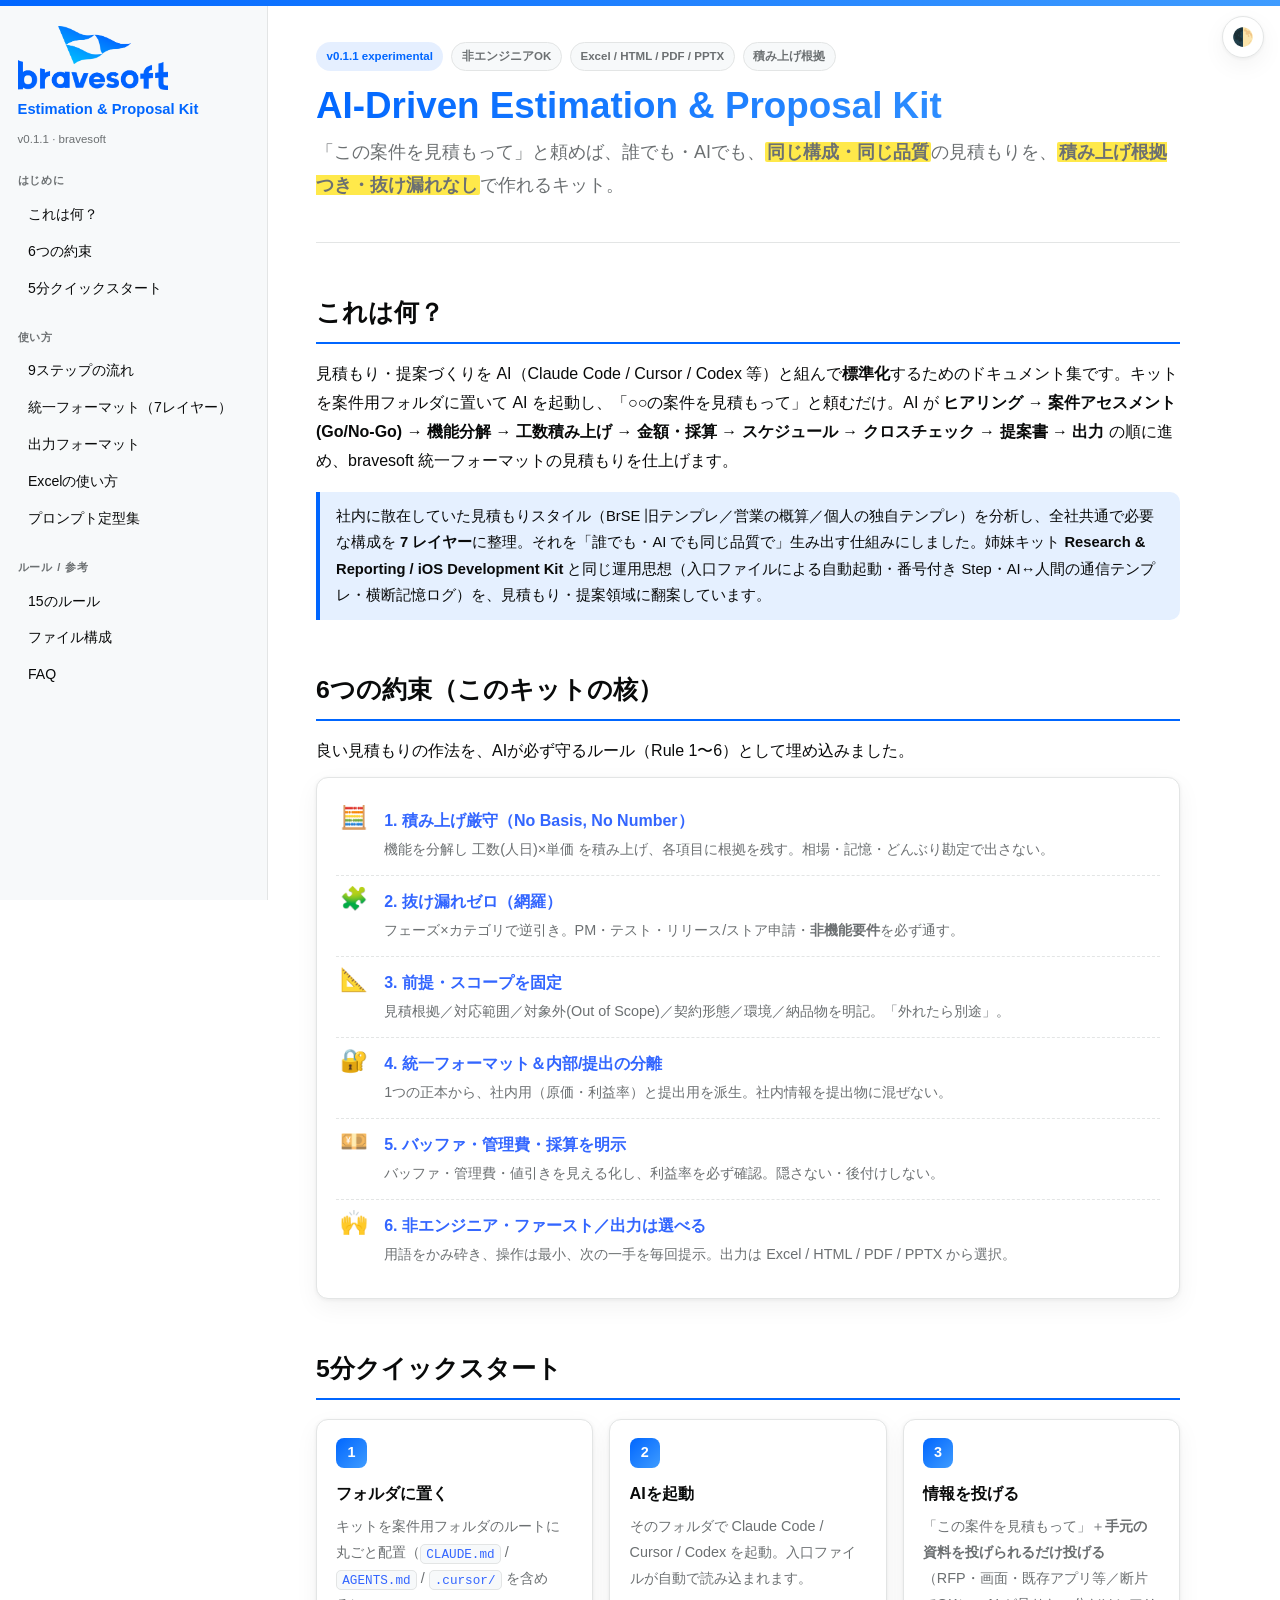
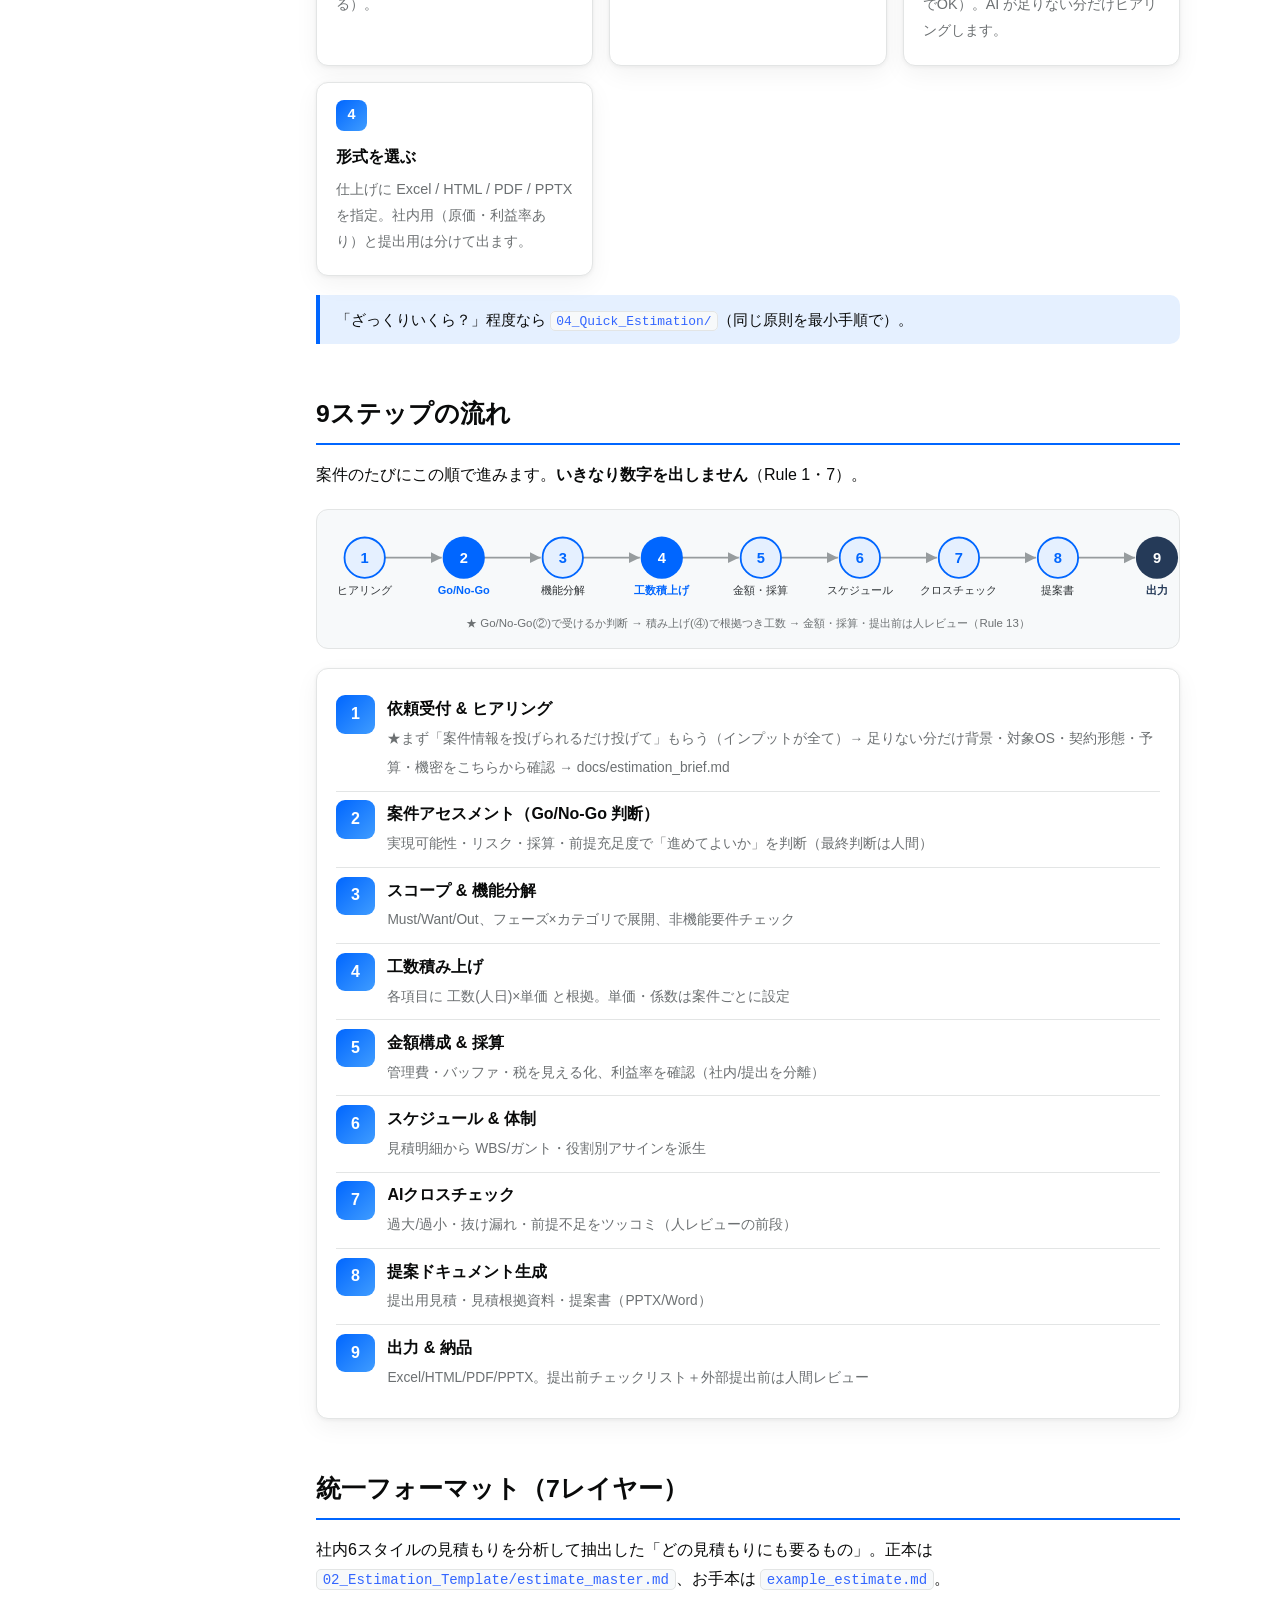
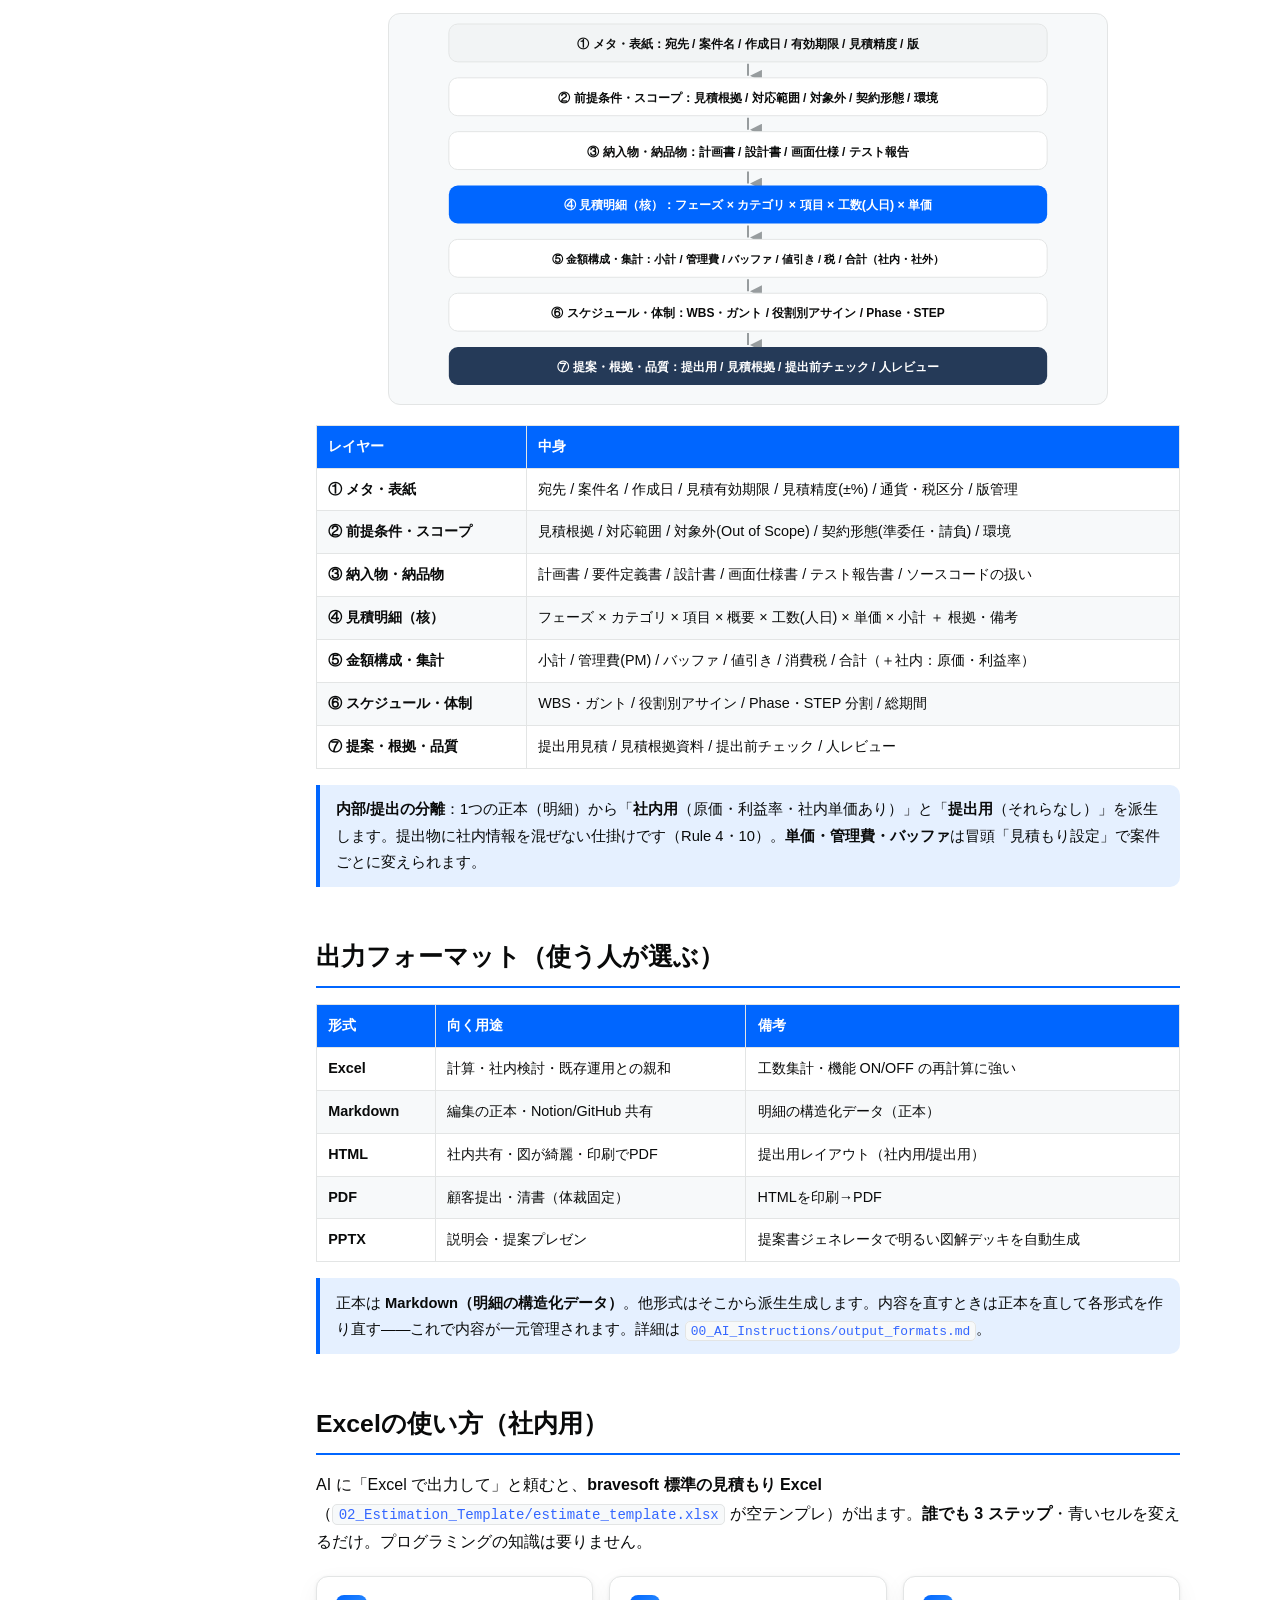
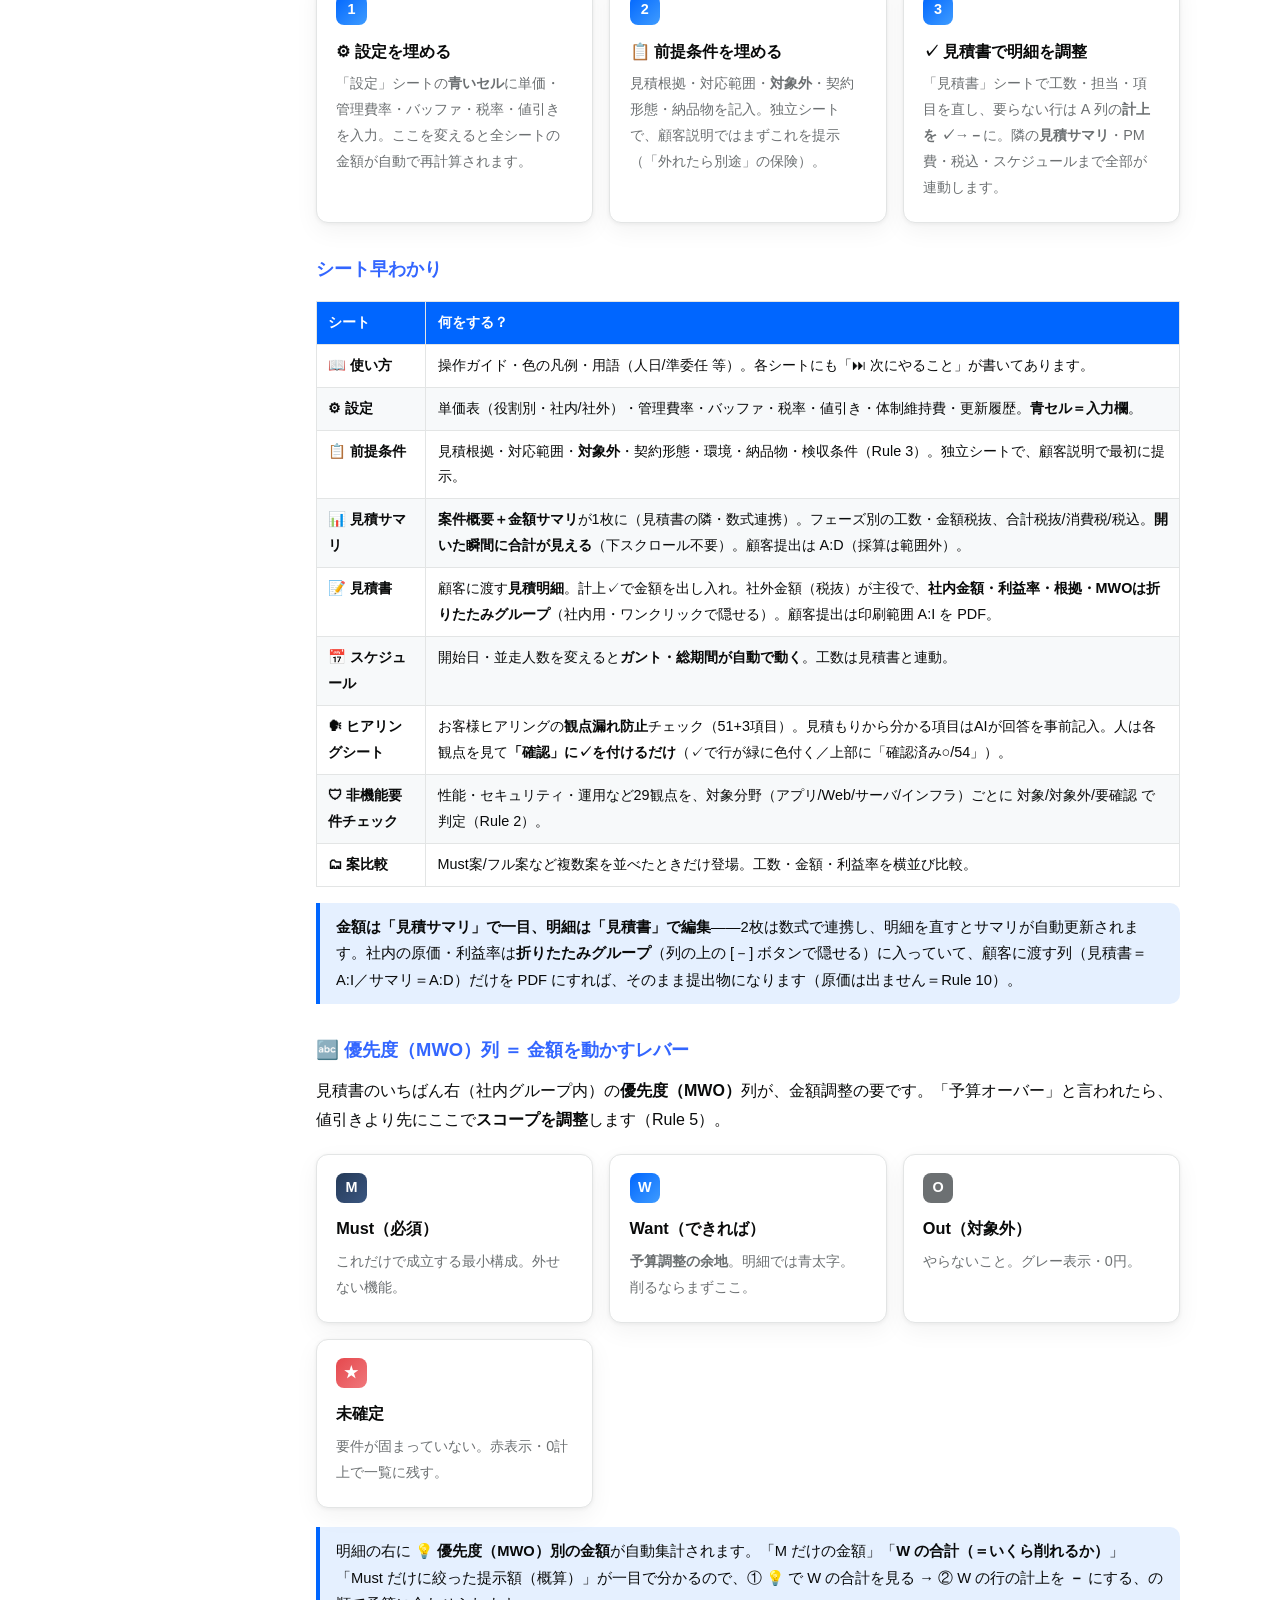
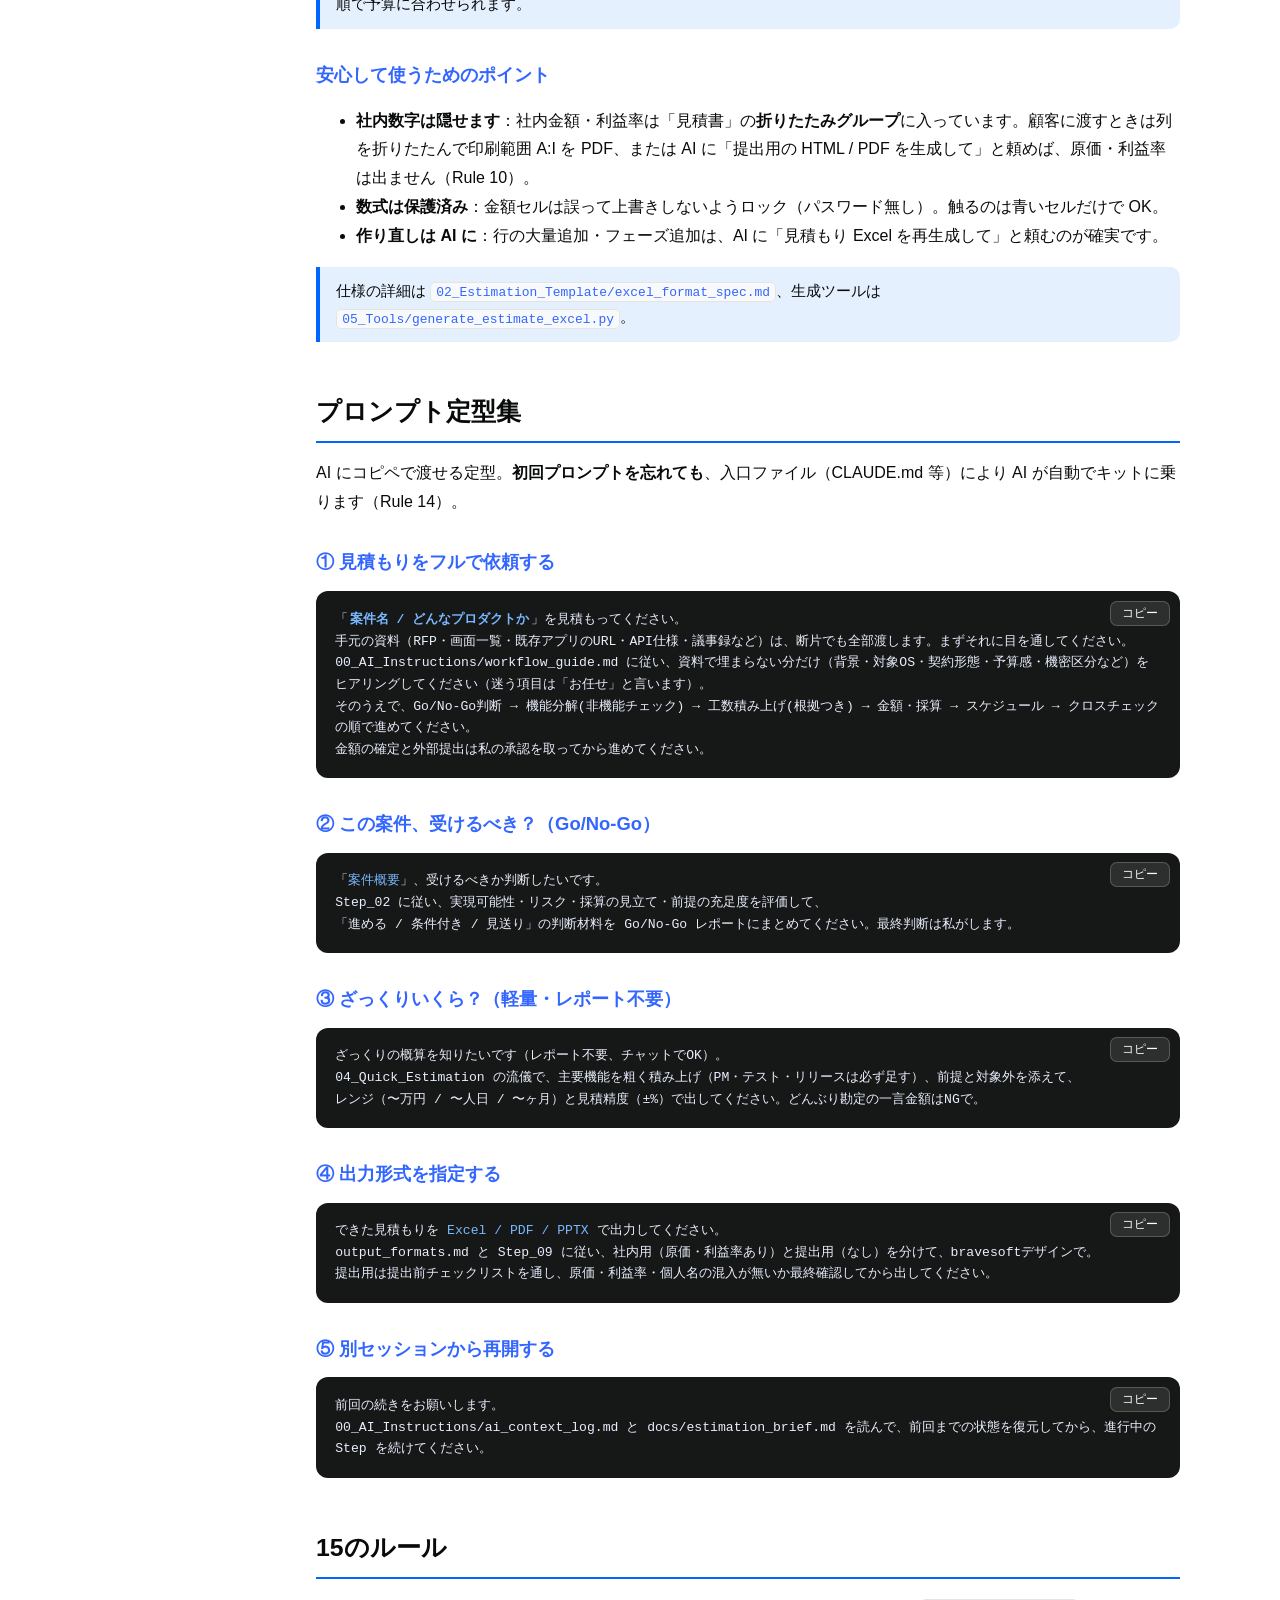
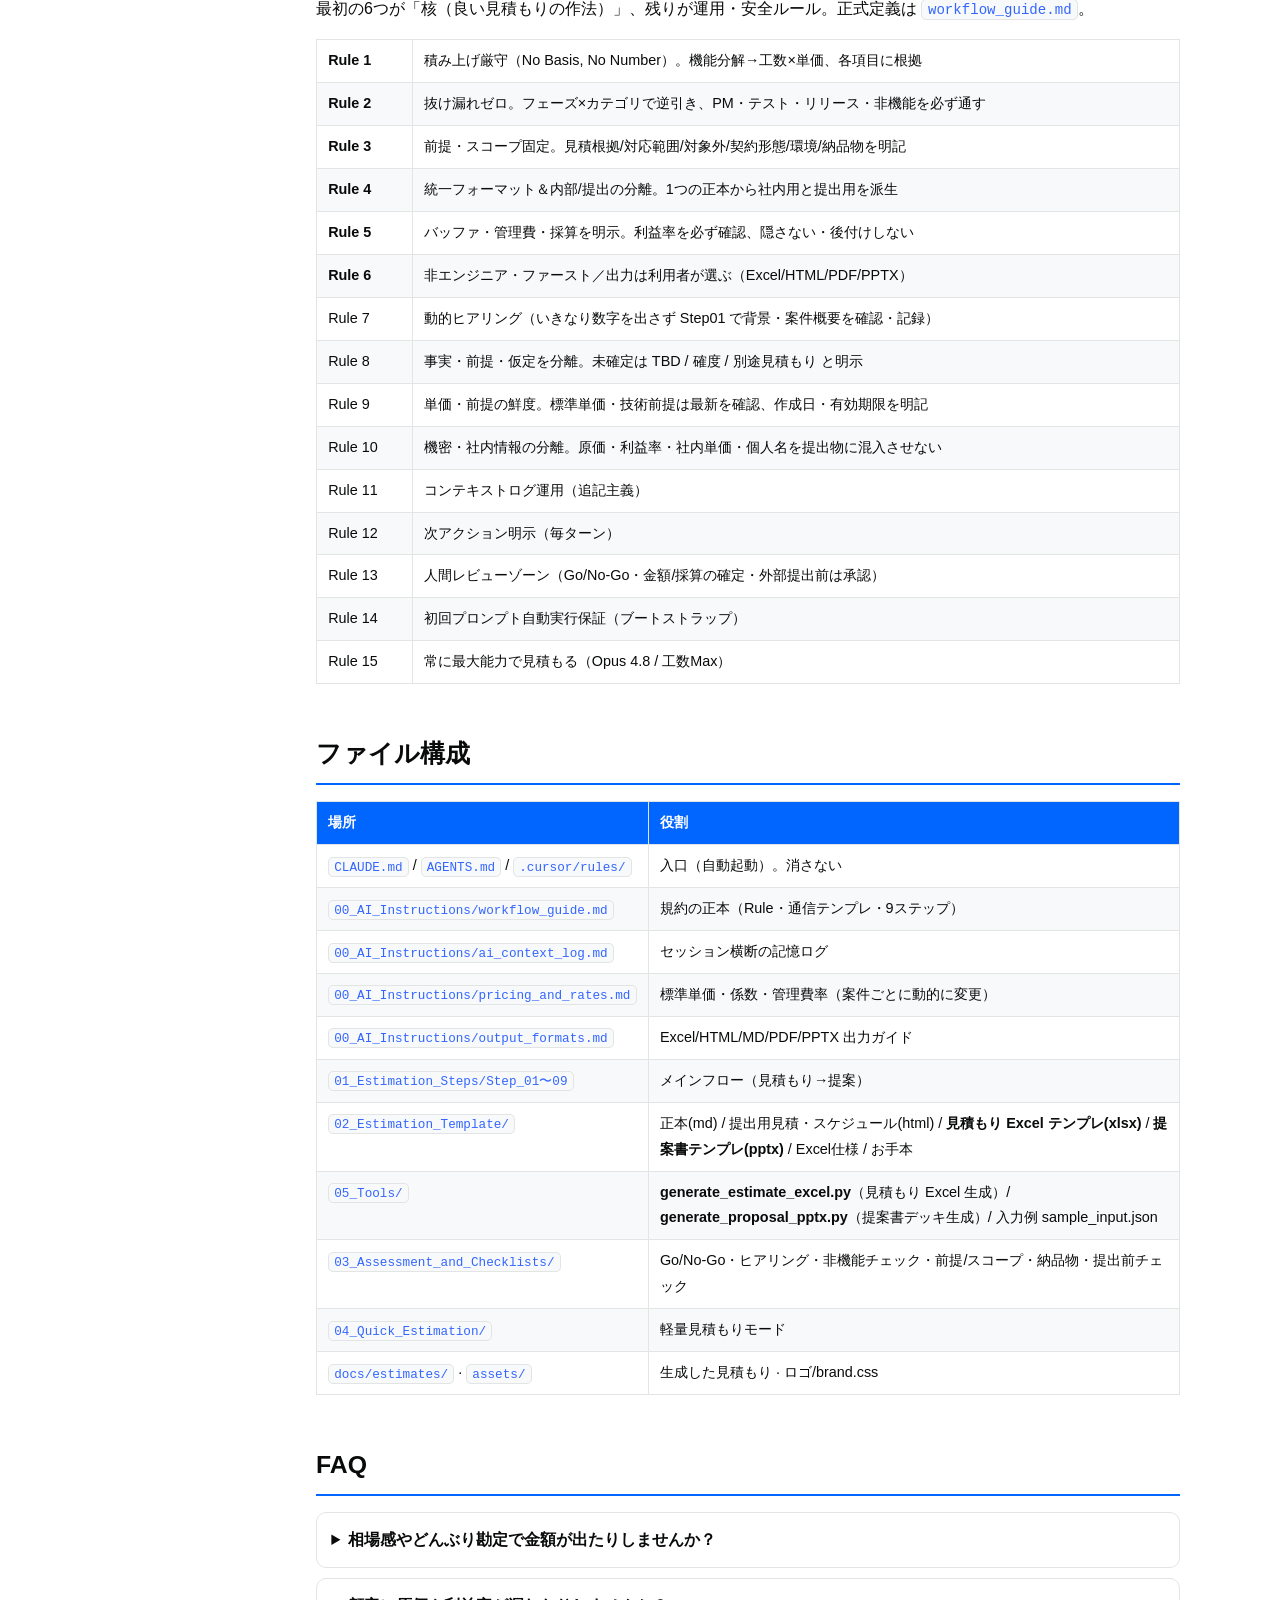
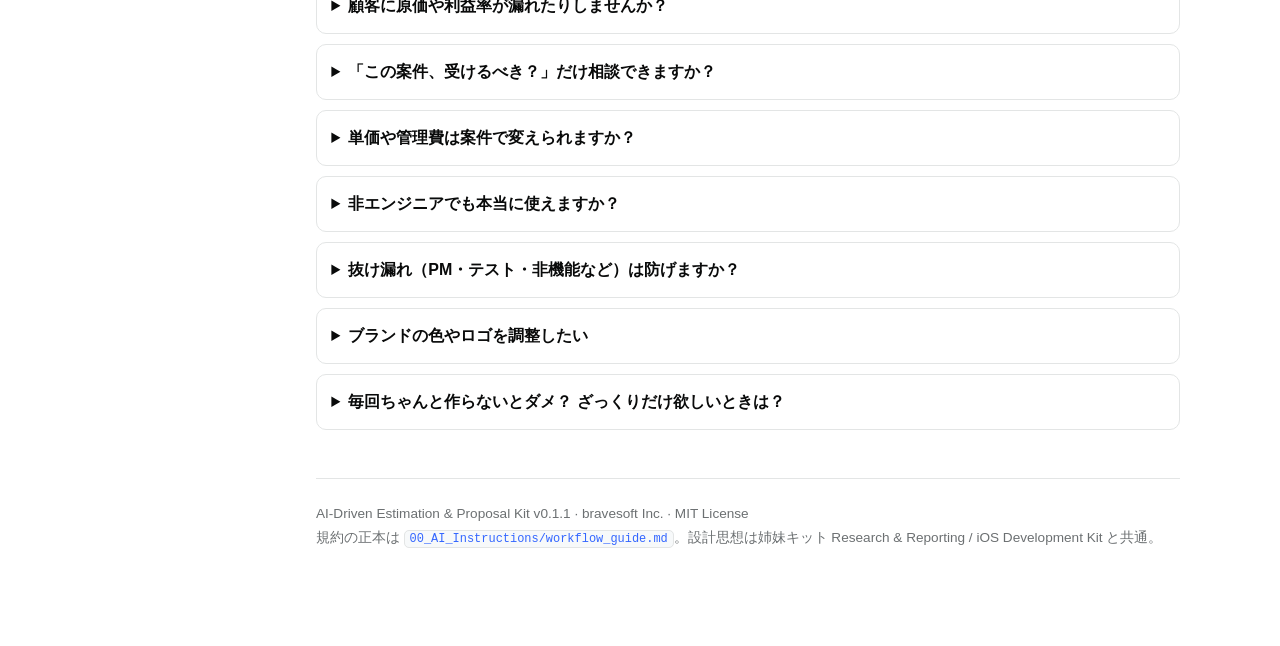
<file: index.html>
<!DOCTYPE html>
<html lang="ja">
<head>
<meta charset="UTF-8">
<meta name="viewport" content="width=device-width, initial-scale=1.0">
<title>AI-Driven Estimation & Proposal Kit — 使い方ガイド</title>
<script>
  (function(){ try { var s=localStorage.getItem('epk-theme'); document.documentElement.setAttribute('data-theme', s==='dark'?'dark':'light'); } catch(e){ document.documentElement.setAttribute('data-theme','light'); } })();
</script>
<style>
  /* ===== ブランドトークン（bravesoft 公式デザインシステム DESIGN.md 準拠） ===== */
  :root{
    --brand:#0066ff; --brand-strong:#3366ff; --brand-bright:#3f9cff;
    --accent-yellow:#ffe94a; --accent-pink:#0066ff;
    --tint:#e5f0ff; --green:#00a86b; --green-bg:#e5f0ff; --navy:#253a58;
    --bg:#ffffff; --bg-soft:#f7f9fa; --bg-elev:#ffffff; --border:#e3e5e5;
    --text:#090a0a; --text-muted:#6c7072;
    --code-bg:#161717; --code-text:#e8eefc;
    --good:#00a86b; --warn:#d97706; --bad:#d63637;
    --shadow:0 1px 4px rgba(0,0,0,.06), 0 8px 24px rgba(0,0,0,.05);
    --font:"Noto Sans JP",-apple-system,BlinkMacSystemFont,"Hiragino Sans","Hiragino Kaku Gothic ProN","Yu Gothic",Meiryo,sans-serif;
    --mono:"Roboto Mono",ui-monospace,"SFMono-Regular",Menlo,Consolas,monospace;
  }
  :root[data-theme="dark"]{
    --bg:#0e1116; --bg-soft:#161b22; --bg-elev:#1b2027; --border:#2b313a;
    --text:#f3f4f6; --text-muted:#9aa0a6;
    --shadow:0 1px 3px rgba(0,0,0,.5), 0 10px 28px -16px rgba(0,0,0,.7);
  }
  *{box-sizing:border-box;} html{scroll-behavior:smooth;}
  body{margin:0;font-family:var(--font);background:var(--bg);color:var(--text);line-height:1.8;-webkit-font-smoothing:antialiased;}
  body::before{content:"";position:fixed;top:0;left:0;right:0;height:6px;background:linear-gradient(90deg,var(--brand),#3f9cff);z-index:60;}
  a{color:var(--brand);text-decoration:none;} a:hover{text-decoration:underline;}
  code{font-family:var(--mono);font-size:.88em;background:var(--bg-soft);color:var(--brand-strong);padding:.12em .4em;border-radius:5px;border:1px solid var(--border);}
  :root[data-theme="dark"] code{color:var(--brand-bright);}

  /* layout */
  .container{display:grid;grid-template-columns:268px 1fr;max-width:1320px;margin:0 auto;min-height:100vh;}
  .sidebar{background:var(--bg-soft);border-right:1px solid var(--border);padding:1.6rem 1.1rem;position:sticky;top:0;height:100vh;overflow-y:auto;}
  .sidebar .brand{display:flex;flex-direction:column;align-items:flex-start;gap:.35rem;font-weight:800;color:var(--brand);font-size:.92rem;margin-bottom:.4rem;}
  .sidebar .brand img{display:block;width:150px;height:auto;max-width:100%;}
  .sidebar .ver{color:var(--text-muted);font-size:.72rem;margin-bottom:1.2rem;}
  .sidebar h3{font-size:.7rem;text-transform:uppercase;letter-spacing:.08em;color:var(--text-muted);margin:1.3rem 0 .4rem;}
  .sidebar ul{list-style:none;padding:0;margin:0;} .sidebar li{margin:.08rem 0;}
  .sidebar a{display:block;padding:.32rem .65rem;border-radius:7px;color:var(--text);font-size:.88rem;}
  .sidebar a:hover{background:rgba(0,102,255,.08);color:var(--brand);text-decoration:none;}
  main{padding:2.6rem 3rem 6rem;max-width:960px;}
  @media(max-width:900px){.container{grid-template-columns:1fr;}.sidebar{position:relative;height:auto;border-right:none;border-bottom:1px solid var(--border);}main{padding:2rem 1.3rem 4rem;}}

  /* theme toggle */
  .toggle{position:fixed;top:1rem;right:1rem;width:42px;height:42px;border-radius:50%;border:1px solid var(--border);background:var(--bg-elev);color:var(--text);cursor:pointer;box-shadow:var(--shadow);z-index:50;font-size:1.1rem;}
  .toggle:hover{border-color:var(--brand);color:var(--brand);}
  @media print{.toggle,.sidebar{display:none;}}

  /* hero */
  .hero{margin-bottom:2.5rem;padding-bottom:1.6rem;border-bottom:1px solid var(--border);}
  .hero h1{font-size:2.3rem;line-height:1.2;margin:.2rem 0 .5rem;background:linear-gradient(135deg,var(--brand),var(--brand-bright));-webkit-background-clip:text;background-clip:text;-webkit-text-fill-color:transparent;}
  .hero .tag{font-size:1.12rem;color:var(--text-muted);margin:.3rem 0 1rem;}
  .badges{display:flex;gap:.5rem;flex-wrap:wrap;}
  .badge{font-size:.72rem;font-weight:700;padding:.22rem .6rem;border-radius:999px;background:var(--bg-soft);border:1px solid var(--border);color:var(--text-muted);}
  .badge.b{background:rgba(0,102,255,.1);color:var(--brand);border-color:transparent;}

  h2{font-size:1.55rem;margin:3rem 0 1rem;padding-bottom:.4rem;border-bottom:2px solid var(--brand);scroll-margin-top:1rem;}
  h3{font-size:1.15rem;margin:1.8rem 0 .6rem;color:var(--brand-strong);}
  :root[data-theme="dark"] h3{color:var(--brand-bright);}
  p{margin:.7rem 0;}

  .cards{display:grid;gap:1rem;grid-template-columns:repeat(auto-fit,minmax(240px,1fr));margin:1.2rem 0;}
  .card{background:var(--bg-elev);border:1px solid var(--border);border-radius:12px;padding:1.1rem 1.2rem;box-shadow:var(--shadow);}
  .card .n{display:inline-grid;place-items:center;width:1.9rem;height:1.9rem;border-radius:8px;background:linear-gradient(135deg,var(--brand),var(--brand-bright));color:#fff;font-weight:800;font-size:.9rem;margin-bottom:.5rem;}
  .card h4{margin:.2rem 0 .35rem;font-size:1.02rem;} .card p{margin:.2rem 0;font-size:.9rem;color:var(--text-muted);}

  .promise{display:flex;gap:.8rem;align-items:flex-start;padding:.7rem 0;border-bottom:1px dashed var(--border);}
  .promise:last-child{border-bottom:none;}
  .promise .ic{font-size:1.4rem;line-height:1;flex:none;width:2.2rem;text-align:center;}
  .promise b{color:var(--brand-strong);} :root[data-theme="dark"] .promise b{color:var(--brand-bright);}

  table{border-collapse:collapse;width:100%;margin:1rem 0;font-size:.9rem;}
  th,td{border:1px solid var(--border);padding:.5rem .7rem;text-align:left;vertical-align:top;}
  thead th{background:var(--brand);color:#fff;}
  tbody tr:nth-child(even){background:var(--bg-soft);}

  .prompt{position:relative;background:var(--code-bg);color:var(--code-text);border-radius:12px;padding:1.1rem 1.2rem;margin:.8rem 0 1.4rem;font-family:var(--mono);font-size:.82rem;line-height:1.65;white-space:pre-wrap;}
  .prompt .copy{position:absolute;top:.6rem;right:.6rem;background:rgba(255,255,255,.1);color:#fff;border:1px solid rgba(255,255,255,.2);padding:.25rem .7rem;border-radius:7px;font-size:.72rem;cursor:pointer;font-family:var(--font);}
  .prompt .copy:hover{background:rgba(255,255,255,.22);} .prompt .copy.ok{background:var(--good);border-color:var(--good);}

  .callout{border-left:4px solid var(--brand);background:var(--tint);border-radius:0 10px 10px 0;padding:.7rem 1rem;margin:1rem 0;font-size:.92rem;}
  details{border:1px solid var(--border);border-radius:10px;padding:.4rem .9rem;margin:.6rem 0;background:var(--bg-elev);}
  details summary{cursor:pointer;font-weight:700;padding:.4rem 0;}
  details[open] summary{color:var(--brand);}
  .step{display:flex;gap:.8rem;padding:.55rem 0;border-bottom:1px solid var(--border);} .step:last-child{border:none;}
  .step .sn{flex:none;width:2.4rem;height:2.4rem;border-radius:9px;display:grid;place-items:center;font-weight:800;color:#fff;background:linear-gradient(135deg,var(--brand),var(--brand-bright));}
  .step .sb b{display:block;} .step .sb span{font-size:.86rem;color:var(--text-muted);}
  footer{margin-top:3rem;padding-top:1.4rem;border-top:1px solid var(--border);color:var(--text-muted);font-size:.85rem;}
  .hl{background:var(--accent-yellow);padding:0 .12em;border-radius:2px;font-weight:700;}
</style>
</head>
<body>
<button class="toggle" onclick="toggleTheme()" title="テーマ切替">🌓</button>
<div class="container">
  <!-- ===== Sidebar ===== -->
  <nav class="sidebar">
    <div class="brand"><img src="assets/bravesoft-logo.png" alt="bravesoft"><span>Estimation &amp; Proposal Kit</span></div>
    <div class="ver">v0.1.1 · bravesoft</div>
    <h3>はじめに</h3>
    <ul>
      <li><a href="#what">これは何？</a></li>
      <li><a href="#promise">6つの約束</a></li>
      <li><a href="#quickstart">5分クイックスタート</a></li>
    </ul>
    <h3>使い方</h3>
    <ul>
      <li><a href="#flow">9ステップの流れ</a></li>
      <li><a href="#format">統一フォーマット（7レイヤー）</a></li>
      <li><a href="#output">出力フォーマット</a></li>
      <li><a href="#excel">Excelの使い方</a></li>
      <li><a href="#prompts">プロンプト定型集</a></li>
    </ul>
    <h3>ルール / 参考</h3>
    <ul>
      <li><a href="#rules">15のルール</a></li>
      <li><a href="#files">ファイル構成</a></li>
      <li><a href="#faq">FAQ</a></li>
    </ul>
  </nav>

  <!-- ===== Main ===== -->
  <main>
    <div class="hero">
      <div class="badges" style="margin-bottom:.8rem;">
        <span class="badge b">v0.1.1 experimental</span>
        <span class="badge">非エンジニアOK</span>
        <span class="badge">Excel / HTML / PDF / PPTX</span>
        <span class="badge">積み上げ根拠</span>
      </div>
      <h1>AI-Driven Estimation &amp; Proposal Kit</h1>
      <p class="tag">「この案件を見積もって」と頼めば、誰でも・AIでも、<span class="hl">同じ構成・同じ品質</span>の見積もりを、<span class="hl">積み上げ根拠つき・抜け漏れなし</span>で作れるキット。</p>
    </div>

    <!-- What -->
    <h2 id="what">これは何？</h2>
    <p>見積もり・提案づくりを AI（Claude Code / Cursor / Codex 等）と組んで<b>標準化</b>するためのドキュメント集です。キットを案件用フォルダに置いて AI を起動し、「○○の案件を見積もって」と頼むだけ。AI が <b>ヒアリング → 案件アセスメント(Go/No-Go) → 機能分解 → 工数積み上げ → 金額・採算 → スケジュール → クロスチェック → 提案書 → 出力</b> の順に進め、bravesoft 統一フォーマットの見積もりを仕上げます。</p>
    <div class="callout">社内に散在していた見積もりスタイル（BrSE 旧テンプレ／営業の概算／個人の独自テンプレ）を分析し、全社共通で必要な構成を <b>7 レイヤー</b>に整理。それを「誰でも・AI でも同じ品質で」生み出す仕組みにしました。姉妹キット <b>Research &amp; Reporting / iOS Development Kit</b> と同じ運用思想（入口ファイルによる自動起動・番号付き Step・AI↔人間の通信テンプレ・横断記憶ログ）を、見積もり・提案領域に翻案しています。</div>

    <!-- Promise -->
    <h2 id="promise">6つの約束（このキットの核）</h2>
    <p>良い見積もりの作法を、AIが必ず守るルール（Rule 1〜6）として埋め込みました。</p>
    <div class="card" style="box-shadow:var(--shadow);">
      <div class="promise"><div class="ic">🧮</div><div><b>1. 積み上げ厳守（No Basis, No Number）</b><br><span style="color:var(--text-muted);font-size:.9rem;">機能を分解し 工数(人日)×単価 を積み上げ、各項目に根拠を残す。相場・記憶・どんぶり勘定で出さない。</span></div></div>
      <div class="promise"><div class="ic">🧩</div><div><b>2. 抜け漏れゼロ（網羅）</b><br><span style="color:var(--text-muted);font-size:.9rem;">フェーズ×カテゴリで逆引き。PM・テスト・リリース/ストア申請・<strong>非機能要件</strong>を必ず通す。</span></div></div>
      <div class="promise"><div class="ic">📐</div><div><b>3. 前提・スコープを固定</b><br><span style="color:var(--text-muted);font-size:.9rem;">見積根拠／対応範囲／対象外(Out of Scope)／契約形態／環境／納品物を明記。「外れたら別途」。</span></div></div>
      <div class="promise"><div class="ic">🔐</div><div><b>4. 統一フォーマット＆内部/提出の分離</b><br><span style="color:var(--text-muted);font-size:.9rem;">1つの正本から、社内用（原価・利益率）と提出用を派生。社内情報を提出物に混ぜない。</span></div></div>
      <div class="promise"><div class="ic">💴</div><div><b>5. バッファ・管理費・採算を明示</b><br><span style="color:var(--text-muted);font-size:.9rem;">バッファ・管理費・値引きを見える化し、利益率を必ず確認。隠さない・後付けしない。</span></div></div>
      <div class="promise"><div class="ic">🙌</div><div><b>6. 非エンジニア・ファースト／出力は選べる</b><br><span style="color:var(--text-muted);font-size:.9rem;">用語をかみ砕き、操作は最小、次の一手を毎回提示。出力は Excel / HTML / PDF / PPTX から選択。</span></div></div>
    </div>

    <!-- Quickstart -->
    <h2 id="quickstart">5分クイックスタート</h2>
    <div class="cards">
      <div class="card"><div class="n">1</div><h4>フォルダに置く</h4><p>キットを案件用フォルダのルートに丸ごと配置（<code>CLAUDE.md</code> / <code>AGENTS.md</code> / <code>.cursor/</code> を含める）。</p></div>
      <div class="card"><div class="n">2</div><h4>AIを起動</h4><p>そのフォルダで Claude Code / Cursor / Codex を起動。入口ファイルが自動で読み込まれます。</p></div>
      <div class="card"><div class="n">3</div><h4>情報を投げる</h4><p>「この案件を見積もって」＋<strong>手元の資料を投げられるだけ投げる</strong>（RFP・画面・既存アプリ等／断片でOK）。AI が足りない分だけヒアリングします。</p></div>
      <div class="card"><div class="n">4</div><h4>形式を選ぶ</h4><p>仕上げに Excel / HTML / PDF / PPTX を指定。社内用（原価・利益率あり）と提出用は分けて出ます。</p></div>
    </div>
    <div class="callout">「ざっくりいくら？」程度なら <code>04_Quick_Estimation/</code>（同じ原則を最小手順で）。</div>

    <!-- Flow -->
    <h2 id="flow">9ステップの流れ</h2>
    <p>案件のたびにこの順で進みます。<b>いきなり数字を出しません</b>（Rule 1・7）。</p>
    <svg viewBox="0 0 940 150" role="img" aria-label="見積もり9ステップの流れ" style="width:100%;max-width:940px;height:auto;display:block;margin:1.2rem auto;background:var(--bg-soft);border:1px solid var(--border);border-radius:12px;">
      <defs><marker id="fa" markerWidth="8" markerHeight="8" refX="6" refY="3" orient="auto"><path d="M0,0 L6,3 L0,6 Z" fill="#979c9e"/></marker></defs>
      <g stroke="#979c9e" stroke-width="2" marker-end="url(#fa)">
        <line x1="74" y1="52" x2="136" y2="52"/><line x1="182" y1="52" x2="244" y2="52"/>
        <line x1="290" y1="52" x2="352" y2="52"/><line x1="398" y1="52" x2="460" y2="52"/>
        <line x1="506" y1="52" x2="568" y2="52"/><line x1="614" y1="52" x2="676" y2="52"/>
        <line x1="722" y1="52" x2="784" y2="52"/><line x1="830" y1="52" x2="892" y2="52"/>
      </g>
      <!-- light steps -->
      <g>
        <circle cx="52"  cy="52" r="22" fill="#e5f0ff" stroke="#0066ff" stroke-width="2"/><text x="52"  y="58" text-anchor="middle" fill="#0066ff" font-size="16" font-weight="800">1</text><text x="52"  y="92" text-anchor="middle" fill="#303437" font-size="12.5">ヒアリング</text>
        <circle cx="268" cy="52" r="22" fill="#e5f0ff" stroke="#0066ff" stroke-width="2"/><text x="268" y="58" text-anchor="middle" fill="#0066ff" font-size="16" font-weight="800">3</text><text x="268" y="92" text-anchor="middle" fill="#303437" font-size="12.5">機能分解</text>
        <circle cx="484" cy="52" r="22" fill="#e5f0ff" stroke="#0066ff" stroke-width="2"/><text x="484" y="58" text-anchor="middle" fill="#0066ff" font-size="16" font-weight="800">5</text><text x="484" y="92" text-anchor="middle" fill="#303437" font-size="12.5">金額・採算</text>
        <circle cx="592" cy="52" r="22" fill="#e5f0ff" stroke="#0066ff" stroke-width="2"/><text x="592" y="58" text-anchor="middle" fill="#0066ff" font-size="16" font-weight="800">6</text><text x="592" y="92" text-anchor="middle" fill="#303437" font-size="12.5">スケジュール</text>
        <circle cx="700" cy="52" r="22" fill="#e5f0ff" stroke="#0066ff" stroke-width="2"/><text x="700" y="58" text-anchor="middle" fill="#0066ff" font-size="16" font-weight="800">7</text><text x="700" y="92" text-anchor="middle" fill="#303437" font-size="12.5">クロスチェック</text>
        <circle cx="808" cy="52" r="22" fill="#e5f0ff" stroke="#0066ff" stroke-width="2"/><text x="808" y="58" text-anchor="middle" fill="#0066ff" font-size="16" font-weight="800">8</text><text x="808" y="92" text-anchor="middle" fill="#303437" font-size="12.5">提案書</text>
      </g>
      <!-- highlighted steps -->
      <circle cx="160" cy="52" r="23" fill="#0066ff"/><text x="160" y="58" text-anchor="middle" fill="#fff" font-size="16" font-weight="800">2</text><text x="160" y="92" text-anchor="middle" fill="#0066ff" font-size="12" font-weight="700">Go/No-Go</text>
      <circle cx="376" cy="52" r="23" fill="#0066ff"/><text x="376" y="58" text-anchor="middle" fill="#fff" font-size="16" font-weight="800">4</text><text x="376" y="92" text-anchor="middle" fill="#0066ff" font-size="12" font-weight="700">工数積上げ</text>
      <circle cx="916" cy="52" r="23" fill="#253a58"/><text x="916" y="58" text-anchor="middle" fill="#fff" font-size="16" font-weight="800">9</text><text x="916" y="92" text-anchor="middle" fill="#253a58" font-size="12.5" font-weight="700">出力</text>
      <text x="470" y="128" text-anchor="middle" fill="#6c7072" font-size="12.5">★ Go/No-Go(②)で受けるか判断 → 積み上げ(④)で根拠つき工数 → 金額・採算・提出前は人レビュー（Rule 13）</text>
    </svg>
    <div class="card" style="box-shadow:var(--shadow);">
      <div class="step"><div class="sn">1</div><div class="sb"><b>依頼受付 &amp; ヒアリング</b><span>★まず「案件情報を投げられるだけ投げて」もらう（インプットが全て）→ 足りない分だけ背景・対象OS・契約形態・予算・機密をこちらから確認 → docs/estimation_brief.md</span></div></div>
      <div class="step"><div class="sn">2</div><div class="sb"><b>案件アセスメント（Go/No-Go 判断）</b><span>実現可能性・リスク・採算・前提充足度で「進めてよいか」を判断（最終判断は人間）</span></div></div>
      <div class="step"><div class="sn">3</div><div class="sb"><b>スコープ &amp; 機能分解</b><span>Must/Want/Out、フェーズ×カテゴリで展開、非機能要件チェック</span></div></div>
      <div class="step"><div class="sn">4</div><div class="sb"><b>工数積み上げ</b><span>各項目に 工数(人日)×単価 と根拠。単価・係数は案件ごとに設定</span></div></div>
      <div class="step"><div class="sn">5</div><div class="sb"><b>金額構成 &amp; 採算</b><span>管理費・バッファ・税を見える化、利益率を確認（社内/提出を分離）</span></div></div>
      <div class="step"><div class="sn">6</div><div class="sb"><b>スケジュール &amp; 体制</b><span>見積明細から WBS/ガント・役割別アサインを派生</span></div></div>
      <div class="step"><div class="sn">7</div><div class="sb"><b>AIクロスチェック</b><span>過大/過小・抜け漏れ・前提不足をツッコミ（人レビューの前段）</span></div></div>
      <div class="step"><div class="sn">8</div><div class="sb"><b>提案ドキュメント生成</b><span>提出用見積・見積根拠資料・提案書（PPTX/Word）</span></div></div>
      <div class="step"><div class="sn">9</div><div class="sb"><b>出力 &amp; 納品</b><span>Excel/HTML/PDF/PPTX。提出前チェックリスト＋外部提出前は人間レビュー</span></div></div>
    </div>

    <!-- Format -->
    <h2 id="format">統一フォーマット（7レイヤー）</h2>
    <p>社内6スタイルの見積もりを分析して抽出した「どの見積もりにも要るもの」。正本は <code>02_Estimation_Template/estimate_master.md</code>、お手本は <code>example_estimate.md</code>。</p>
    <svg viewBox="0 0 720 392" role="img" aria-label="統一フォーマット 7レイヤーの構成" style="width:100%;max-width:720px;height:auto;display:block;margin:1.2rem auto;background:var(--bg-soft);border:1px solid var(--border);border-radius:12px;">
      <defs><marker id="fd" markerWidth="9" markerHeight="9" refX="3" refY="7" orient="auto"><path d="M0,0 L6,0 L3,6 Z" fill="#979c9e"/></marker></defs>
      <g stroke="#979c9e" stroke-width="2" marker-end="url(#fd)">
        <line x1="360" y1="50" x2="360" y2="62"/><line x1="360" y1="104" x2="360" y2="116"/>
        <line x1="360" y1="158" x2="360" y2="170"/><line x1="360" y1="212" x2="360" y2="224"/>
        <line x1="360" y1="266" x2="360" y2="278"/><line x1="360" y1="320" x2="360" y2="332"/>
      </g>
      <rect x="60" y="10"  width="600" height="38" rx="9" fill="#f2f4f5" stroke="#e3e5e5"/><text x="360" y="34"  text-anchor="middle" fill="#090a0a" font-size="12" font-weight="700">① メタ・表紙：宛先 / 案件名 / 作成日 / 有効期限 / 見積精度 / 版</text>
      <rect x="60" y="64"  width="600" height="38" rx="9" fill="#fff" stroke="#e3e5e5"/><text x="360" y="88"  text-anchor="middle" fill="#090a0a" font-size="12" font-weight="700">② 前提条件・スコープ：見積根拠 / 対応範囲 / 対象外 / 契約形態 / 環境</text>
      <rect x="60" y="118" width="600" height="38" rx="9" fill="#fff" stroke="#e3e5e5"/><text x="360" y="142" text-anchor="middle" fill="#090a0a" font-size="12" font-weight="700">③ 納入物・納品物：計画書 / 設計書 / 画面仕様 / テスト報告</text>
      <rect x="60" y="172" width="600" height="38" rx="9" fill="#0066ff"/><text x="360" y="196" text-anchor="middle" fill="#fff" font-size="12.5" font-weight="800">④ 見積明細（核）：フェーズ × カテゴリ × 項目 × 工数(人日) × 単価</text>
      <rect x="60" y="226" width="600" height="38" rx="9" fill="#fff" stroke="#e3e5e5"/><text x="360" y="250" text-anchor="middle" fill="#090a0a" font-size="11.5" font-weight="700">⑤ 金額構成・集計：小計 / 管理費 / バッファ / 値引き / 税 / 合計（社内・社外）</text>
      <rect x="60" y="280" width="600" height="38" rx="9" fill="#fff" stroke="#e3e5e5"/><text x="360" y="304" text-anchor="middle" fill="#090a0a" font-size="12" font-weight="700">⑥ スケジュール・体制：WBS・ガント / 役割別アサイン / Phase・STEP</text>
      <rect x="60" y="334" width="600" height="38" rx="9" fill="#253a58"/><text x="360" y="358" text-anchor="middle" fill="#fff" font-size="12" font-weight="700">⑦ 提案・根拠・品質：提出用 / 見積根拠 / 提出前チェック / 人レビュー</text>
    </svg>
    <table>
      <thead><tr><th>レイヤー</th><th>中身</th></tr></thead>
      <tbody>
        <tr><td><b>① メタ・表紙</b></td><td>宛先 / 案件名 / 作成日 / 見積有効期限 / 見積精度(±%) / 通貨・税区分 / 版管理</td></tr>
        <tr><td><b>② 前提条件・スコープ</b></td><td>見積根拠 / 対応範囲 / 対象外(Out of Scope) / 契約形態(準委任・請負) / 環境</td></tr>
        <tr><td><b>③ 納入物・納品物</b></td><td>計画書 / 要件定義書 / 設計書 / 画面仕様書 / テスト報告書 / ソースコードの扱い</td></tr>
        <tr><td><b>④ 見積明細（核）</b></td><td>フェーズ × カテゴリ × 項目 × 概要 × 工数(人日) × 単価 × 小計 ＋ 根拠・備考</td></tr>
        <tr><td><b>⑤ 金額構成・集計</b></td><td>小計 / 管理費(PM) / バッファ / 値引き / 消費税 / 合計（＋社内：原価・利益率）</td></tr>
        <tr><td><b>⑥ スケジュール・体制</b></td><td>WBS・ガント / 役割別アサイン / Phase・STEP 分割 / 総期間</td></tr>
        <tr><td><b>⑦ 提案・根拠・品質</b></td><td>提出用見積 / 見積根拠資料 / 提出前チェック / 人レビュー</td></tr>
      </tbody>
    </table>
    <div class="callout"><b>内部/提出の分離</b>：1つの正本（明細）から「<b>社内用</b>（原価・利益率・社内単価あり）」と「<b>提出用</b>（それらなし）」を派生します。提出物に社内情報を混ぜない仕掛けです（Rule 4・10）。<b>単価・管理費・バッファ</b>は冒頭「見積もり設定」で案件ごとに変えられます。</div>

    <!-- Output -->
    <h2 id="output">出力フォーマット（使う人が選ぶ）</h2>
    <table>
      <thead><tr><th>形式</th><th>向く用途</th><th>備考</th></tr></thead>
      <tbody>
        <tr><td><b>Excel</b></td><td>計算・社内検討・既存運用との親和</td><td>工数集計・機能 ON/OFF の再計算に強い</td></tr>
        <tr><td><b>Markdown</b></td><td>編集の正本・Notion/GitHub 共有</td><td>明細の構造化データ（正本）</td></tr>
        <tr><td><b>HTML</b></td><td>社内共有・図が綺麗・印刷でPDF</td><td>提出用レイアウト（社内用/提出用）</td></tr>
        <tr><td><b>PDF</b></td><td>顧客提出・清書（体裁固定）</td><td>HTMLを印刷→PDF</td></tr>
        <tr><td><b>PPTX</b></td><td>説明会・提案プレゼン</td><td>提案書ジェネレータで明るい図解デッキを自動生成</td></tr>
      </tbody>
    </table>
    <p class="callout">正本は <b>Markdown（明細の構造化データ）</b>。他形式はそこから派生生成します。内容を直すときは正本を直して各形式を作り直す——これで内容が一元管理されます。詳細は <code>00_AI_Instructions/output_formats.md</code>。</p>

    <!-- Excel usage -->
    <h2 id="excel">Excelの使い方（社内用）</h2>
    <p>AI に「Excel で出力して」と頼むと、<b>bravesoft 標準の見積もり Excel</b>（<code>02_Estimation_Template/estimate_template.xlsx</code> が空テンプレ）が出ます。<b>誰でも 3 ステップ</b>・青いセルを変えるだけ。プログラミングの知識は要りません。</p>

    <div class="cards">
      <div class="card"><div class="n">1</div><h4>⚙ 設定を埋める</h4><p>「設定」シートの<b>青いセル</b>に単価・管理費率・バッファ・税率・値引きを入力。ここを変えると全シートの金額が自動で再計算されます。</p></div>
      <div class="card"><div class="n">2</div><h4>📋 前提条件を埋める</h4><p>見積根拠・対応範囲・<b>対象外</b>・契約形態・納品物を記入。独立シートで、顧客説明ではまずこれを提示（「外れたら別途」の保険）。</p></div>
      <div class="card"><div class="n">3</div><h4>✓ 見積書で明細を調整</h4><p>「見積書」シートで工数・担当・項目を直し、要らない行は A 列の<b>計上を ✓→－</b>に。隣の<b>見積サマリ</b>・PM費・税込・スケジュールまで全部が連動します。</p></div>
    </div>

    <h3>シート早わかり</h3>
    <table>
      <thead><tr><th>シート</th><th>何をする？</th></tr></thead>
      <tbody>
        <tr><td><b>📖 使い方</b></td><td>操作ガイド・色の凡例・用語（人日/準委任 等）。各シートにも「⏭ 次にやること」が書いてあります。</td></tr>
        <tr><td><b>⚙ 設定</b></td><td>単価表（役割別・社内/社外）・管理費率・バッファ・税率・値引き・体制維持費・更新履歴。<b>青セル＝入力欄</b>。</td></tr>
        <tr><td><b>📋 前提条件</b></td><td>見積根拠・対応範囲・<b>対象外</b>・契約形態・環境・納品物・検収条件（Rule 3）。独立シートで、顧客説明で最初に提示。</td></tr>
        <tr><td><b>📊 見積サマリ</b></td><td><b>案件概要＋金額サマリ</b>が1枚に（見積書の隣・数式連携）。フェーズ別の工数・金額税抜、合計税抜/消費税/税込。<b>開いた瞬間に合計が見える</b>（下スクロール不要）。顧客提出は A:D（採算は範囲外）。</td></tr>
        <tr><td><b>📝 見積書</b></td><td>顧客に渡す<b>見積明細</b>。計上✓で金額を出し入れ。社外金額（税抜）が主役で、<b>社内金額・利益率・根拠・MWOは折りたたみグループ</b>（社内用・ワンクリックで隠せる）。顧客提出は印刷範囲 A:I を PDF。</td></tr>
        <tr><td><b>📅 スケジュール</b></td><td>開始日・並走人数を変えると<b>ガント・総期間が自動で動く</b>。工数は見積書と連動。</td></tr>
        <tr><td><b>🗣 ヒアリングシート</b></td><td>お客様ヒアリングの<b>観点漏れ防止</b>チェック（51+3項目）。見積もりから分かる項目はAIが回答を事前記入。人は各観点を見て<b>「確認」に✓を付けるだけ</b>（✓で行が緑に色付く／上部に「確認済み○/54」）。</td></tr>
        <tr><td><b>🛡 非機能要件チェック</b></td><td>性能・セキュリティ・運用など29観点を、対象分野（アプリ/Web/サーバ/インフラ）ごとに 対象/対象外/要確認 で判定（Rule 2）。</td></tr>
        <tr><td><b>🗂 案比較</b></td><td>Must案/フル案など複数案を並べたときだけ登場。工数・金額・利益率を横並び比較。</td></tr>
      </tbody>
    </table>
    <p class="callout"><b>金額は「見積サマリ」で一目、明細は「見積書」で編集</b>——2枚は数式で連携し、明細を直すとサマリが自動更新されます。社内の原価・利益率は<b>折りたたみグループ</b>（列の上の [－] ボタンで隠せる）に入っていて、顧客に渡す列（見積書＝A:I／サマリ＝A:D）だけを PDF にすれば、そのまま提出物になります（原価は出ません＝Rule 10）。</p>

    <h3>🔤 優先度（MWO）列 ＝ 金額を動かすレバー</h3>
    <p>見積書のいちばん右（社内グループ内）の<b>優先度（MWO）</b>列が、金額調整の要です。「予算オーバー」と言われたら、値引きより先にここで<b>スコープを調整</b>します（Rule 5）。</p>
    <div class="cards">
      <div class="card"><div class="n" style="background:linear-gradient(135deg,#253a58,#3a5680);">M</div><h4>Must（必須）</h4><p>これだけで成立する最小構成。外せない機能。</p></div>
      <div class="card"><div class="n">W</div><h4>Want（できれば）</h4><p><b>予算調整の余地</b>。明細では青太字。削るならまずここ。</p></div>
      <div class="card"><div class="n" style="background:var(--text-muted);">O</div><h4>Out（対象外）</h4><p>やらないこと。グレー表示・0円。</p></div>
      <div class="card"><div class="n" style="background:linear-gradient(135deg,#e5484d,#f0787c);">★</div><h4>未確定</h4><p>要件が固まっていない。赤表示・0計上で一覧に残す。</p></div>
    </div>
    <p class="callout">明細の右に <b>💡 優先度（MWO）別の金額</b>が自動集計されます。「M だけの金額」「<b>W の合計（＝いくら削れるか）</b>」「Must だけに絞った提示額（概算）」が一目で分かるので、① 💡 で W の合計を見る → ② W の行の計上を <b>－</b> にする、の順で予算に合わせられます。</p>

    <h3>安心して使うためのポイント</h3>
    <ul>
      <li><b>社内数字は隠せます</b>：社内金額・利益率は「見積書」の<b>折りたたみグループ</b>に入っています。顧客に渡すときは列を折りたたんで印刷範囲 A:I を PDF、または AI に「提出用の HTML / PDF を生成して」と頼めば、原価・利益率は出ません（Rule 10）。</li>
      <li><b>数式は保護済み</b>：金額セルは誤って上書きしないようロック（パスワード無し）。触るのは青いセルだけで OK。</li>
      <li><b>作り直しは AI に</b>：行の大量追加・フェーズ追加は、AI に「見積もり Excel を再生成して」と頼むのが確実です。</li>
    </ul>
    <p class="callout">仕様の詳細は <code>02_Estimation_Template/excel_format_spec.md</code>、生成ツールは <code>05_Tools/generate_estimate_excel.py</code>。</p>

    <!-- Prompts -->
    <h2 id="prompts">プロンプト定型集</h2>
    <p>AI にコピペで渡せる定型。<b>初回プロンプトを忘れても</b>、入口ファイル（CLAUDE.md 等）により AI が自動でキットに乗ります（Rule 14）。</p>

    <h3>① 見積もりをフルで依頼する</h3>
    <div class="prompt"><button class="copy" onclick="cp(this)">コピー</button>「<span class="hl" style="background:none;color:#79b8ff">案件名 / どんなプロダクトか</span>」を見積もってください。
手元の資料（RFP・画面一覧・既存アプリのURL・API仕様・議事録など）は、断片でも全部渡します。まずそれに目を通してください。
00_AI_Instructions/workflow_guide.md に従い、資料で埋まらない分だけ（背景・対象OS・契約形態・予算感・機密区分など）をヒアリングしてください（迷う項目は「お任せ」と言います）。
そのうえで、Go/No-Go判断 → 機能分解(非機能チェック) → 工数積み上げ(根拠つき) → 金額・採算 → スケジュール → クロスチェック の順で進めてください。
金額の確定と外部提出は私の承認を取ってから進めてください。</div>

    <h3>② この案件、受けるべき？（Go/No-Go）</h3>
    <div class="prompt"><button class="copy" onclick="cp(this)">コピー</button>「<span style="color:#79b8ff">案件概要</span>」、受けるべきか判断したいです。
Step_02 に従い、実現可能性・リスク・採算の見立て・前提の充足度を評価して、
「進める / 条件付き / 見送り」の判断材料を Go/No-Go レポートにまとめてください。最終判断は私がします。</div>

    <h3>③ ざっくりいくら？（軽量・レポート不要）</h3>
    <div class="prompt"><button class="copy" onclick="cp(this)">コピー</button>ざっくりの概算を知りたいです（レポート不要、チャットでOK）。
04_Quick_Estimation の流儀で、主要機能を粗く積み上げ（PM・テスト・リリースは必ず足す）、前提と対象外を添えて、
レンジ（〜万円 / 〜人日 / 〜ヶ月）と見積精度（±%）で出してください。どんぶり勘定の一言金額はNGで。</div>

    <h3>④ 出力形式を指定する</h3>
    <div class="prompt"><button class="copy" onclick="cp(this)">コピー</button>できた見積もりを <span style="color:#79b8ff">Excel / PDF / PPTX</span> で出力してください。
output_formats.md と Step_09 に従い、社内用（原価・利益率あり）と提出用（なし）を分けて、bravesoftデザインで。
提出用は提出前チェックリストを通し、原価・利益率・個人名の混入が無いか最終確認してから出してください。</div>

    <h3>⑤ 別セッションから再開する</h3>
    <div class="prompt"><button class="copy" onclick="cp(this)">コピー</button>前回の続きをお願いします。
00_AI_Instructions/ai_context_log.md と docs/estimation_brief.md を読んで、前回までの状態を復元してから、進行中の Step を続けてください。</div>

    <!-- Rules -->
    <h2 id="rules">15のルール</h2>
    <p>最初の6つが「核（良い見積もりの作法）」、残りが運用・安全ルール。正式定義は <code>workflow_guide.md</code>。</p>
    <table>
      <tbody>
        <tr><td><b>Rule 1</b></td><td>積み上げ厳守（No Basis, No Number）。機能分解→工数×単価、各項目に根拠</td></tr>
        <tr><td><b>Rule 2</b></td><td>抜け漏れゼロ。フェーズ×カテゴリで逆引き、PM・テスト・リリース・非機能を必ず通す</td></tr>
        <tr><td><b>Rule 3</b></td><td>前提・スコープ固定。見積根拠/対応範囲/対象外/契約形態/環境/納品物を明記</td></tr>
        <tr><td><b>Rule 4</b></td><td>統一フォーマット＆内部/提出の分離。1つの正本から社内用と提出用を派生</td></tr>
        <tr><td><b>Rule 5</b></td><td>バッファ・管理費・採算を明示。利益率を必ず確認、隠さない・後付けしない</td></tr>
        <tr><td><b>Rule 6</b></td><td>非エンジニア・ファースト／出力は利用者が選ぶ（Excel/HTML/PDF/PPTX）</td></tr>
        <tr><td>Rule 7</td><td>動的ヒアリング（いきなり数字を出さず Step01 で背景・案件概要を確認・記録）</td></tr>
        <tr><td>Rule 8</td><td>事実・前提・仮定を分離。未確定は TBD / 確度 / 別途見積もり と明示</td></tr>
        <tr><td>Rule 9</td><td>単価・前提の鮮度。標準単価・技術前提は最新を確認、作成日・有効期限を明記</td></tr>
        <tr><td>Rule 10</td><td>機密・社内情報の分離。原価・利益率・社内単価・個人名を提出物に混入させない</td></tr>
        <tr><td>Rule 11</td><td>コンテキストログ運用（追記主義）</td></tr>
        <tr><td>Rule 12</td><td>次アクション明示（毎ターン）</td></tr>
        <tr><td>Rule 13</td><td>人間レビューゾーン（Go/No-Go・金額/採算の確定・外部提出前は承認）</td></tr>
        <tr><td>Rule 14</td><td>初回プロンプト自動実行保証（ブートストラップ）</td></tr>
        <tr><td>Rule 15</td><td>常に最大能力で見積もる（Opus 4.8 / 工数Max）</td></tr>
      </tbody>
    </table>

    <!-- Files -->
    <h2 id="files">ファイル構成</h2>
    <table>
      <thead><tr><th>場所</th><th>役割</th></tr></thead>
      <tbody>
        <tr><td><code>CLAUDE.md</code> / <code>AGENTS.md</code> / <code>.cursor/rules/</code></td><td>入口（自動起動）。消さない</td></tr>
        <tr><td><code>00_AI_Instructions/workflow_guide.md</code></td><td>規約の正本（Rule・通信テンプレ・9ステップ）</td></tr>
        <tr><td><code>00_AI_Instructions/ai_context_log.md</code></td><td>セッション横断の記憶ログ</td></tr>
        <tr><td><code>00_AI_Instructions/pricing_and_rates.md</code></td><td>標準単価・係数・管理費率（案件ごとに動的に変更）</td></tr>
        <tr><td><code>00_AI_Instructions/output_formats.md</code></td><td>Excel/HTML/MD/PDF/PPTX 出力ガイド</td></tr>
        <tr><td><code>01_Estimation_Steps/Step_01〜09</code></td><td>メインフロー（見積もり→提案）</td></tr>
        <tr><td><code>02_Estimation_Template/</code></td><td>正本(md) / 提出用見積・スケジュール(html) / <b>見積もり Excel テンプレ(xlsx)</b> / <b>提案書テンプレ(pptx)</b> / Excel仕様 / お手本</td></tr>
        <tr><td><code>05_Tools/</code></td><td><b>generate_estimate_excel.py</b>（見積もり Excel 生成）/ <b>generate_proposal_pptx.py</b>（提案書デッキ生成）/ 入力例 sample_input.json</td></tr>
        <tr><td><code>03_Assessment_and_Checklists/</code></td><td>Go/No-Go・ヒアリング・非機能チェック・前提/スコープ・納品物・提出前チェック</td></tr>
        <tr><td><code>04_Quick_Estimation/</code></td><td>軽量見積もりモード</td></tr>
        <tr><td><code>docs/estimates/</code> · <code>assets/</code></td><td>生成した見積もり · ロゴ/brand.css</td></tr>
      </tbody>
    </table>

    <!-- FAQ -->
    <h2 id="faq">FAQ</h2>
    <details><summary>相場感やどんぶり勘定で金額が出たりしませんか？</summary><p>Rule 1（積み上げ厳守）で防いでいます。機能を項目まで分解し、各項目に 工数(人日)×単価 と「なぜこの工数か」の根拠を付けて積み上げます。「○○高くない？」に積み上げ根拠で即答できる状態（見積根拠資料）まで作ります。相場・記憶・一式の大きな金額は禁止です。</p></details>
    <details><summary>顧客に原価や利益率が漏れたりしませんか？</summary><p>Rule 4・10 で、1つの正本から「社内用（原価・利益率あり）」と「提出用（なし）」を分けて出します。社内用HTMLには「🔒提出禁止」バナーが付き、提出前チェックリストの機密項目（原価・利益率・社内単価・個人名の混入なし）を必ず通し、人レビューを経て提出します。</p></details>
    <details><summary>「この案件、受けるべき？」だけ相談できますか？</summary><p>できます（Step 02）。実現可能性・リスク・採算の見立て・前提の充足度を評価し、「進める / 条件付き / 見送り」の判断材料を Go/No-Go レポートにまとめます。最終判断は人間です（Rule 13）。</p></details>
    <details><summary>単価や管理費は案件で変えられますか？</summary><p>はい。単価・管理費率・バッファ係数は<b>案件ごとのパラメータ</b>です。<code>estimate_master.md</code> 冒頭の「見積もり設定」や Excel の入力セルを変えると集計が連動します。標準値は <code>pricing_and_rates.md</code>（暫定・要確認）。役割別・案件別に変わる前提です。</p></details>
    <details><summary>非エンジニアでも本当に使えますか？</summary><p>はい（Rule 6）。AI が背景・案件概要からこちらの主導でヒアリングし、人日・準委任/請負・非機能などの用語はかみ砕いて説明します。出力形式も選べ、毎ターン「次に何をすればいいか」を提示するので迷子になりません。</p></details>
    <details><summary>抜け漏れ（PM・テスト・非機能など）は防げますか？</summary><p>Rule 2 で、フェーズ×カテゴリのマトリクスで機能を逆引きし、PM・管理費／テスト／リリース・ストア申請／ドキュメントを必ず確認します。さらに <code>nonfunctional_requirements_checklist.md</code> を 1 回通し、性能・セキュリティ・運用などの非機能を「対象/対象外」で判断します。</p></details>
    <details><summary>ブランドの色やロゴを調整したい</summary><p>配色・ロゴ・タイポは <strong>bravesoft 公式デザインシステム（ルート <code>DESIGN.md</code>）</strong>準拠です（primary <code>#0066FF</code> / ink <code>#090A0A</code> / navy <code>#253A58</code>、Noto Sans JP ＋ Roboto Mono、ロゴ <code>assets/bravesoft-logo.png</code>）。微調整は <code>index.html</code> と各テンプレ先頭の <code>:root</code> ブランドトークン（<code>--brand</code> 等）を書き換えれば全体に反映されます。</p></details>
    <details><summary>毎回ちゃんと作らないとダメ？ ざっくりだけ欲しいときは？</summary><p><code>04_Quick_Estimation/</code> の軽量モードがあります。「積み上げ・前提明示・機密分離・人レビュー」の原則は守りつつ、手順だけ最小化してレンジで概算を出せます。「ちゃんとした見積もりにして」と言えば本フローに合流します。</p></details>

    <footer>
      AI-Driven Estimation &amp; Proposal Kit v0.1.1 · bravesoft Inc. · MIT License<br>
      規約の正本は <code>00_AI_Instructions/workflow_guide.md</code>。設計思想は姉妹キット Research &amp; Reporting / iOS Development Kit と共通。
    </footer>
  </main>
</div>

<script>
  /* 図はすべてインライン SVG（ネット非依存・オフライン/印刷でも確実に表示）。 */
  function toggleTheme(){const r=document.documentElement;const n=r.getAttribute('data-theme')==='dark'?'light':'dark';r.setAttribute('data-theme',n);try{localStorage.setItem('epk-theme',n);}catch(e){} location.reload();}
  function cp(btn){const t=btn.parentElement.innerText.replace(/^コピー\n?/,'');navigator.clipboard.writeText(t).then(()=>{btn.textContent='コピー済';btn.classList.add('ok');setTimeout(()=>{btn.textContent='コピー';btn.classList.remove('ok');},1500);});}
</script>
</body>
</html>
</file>
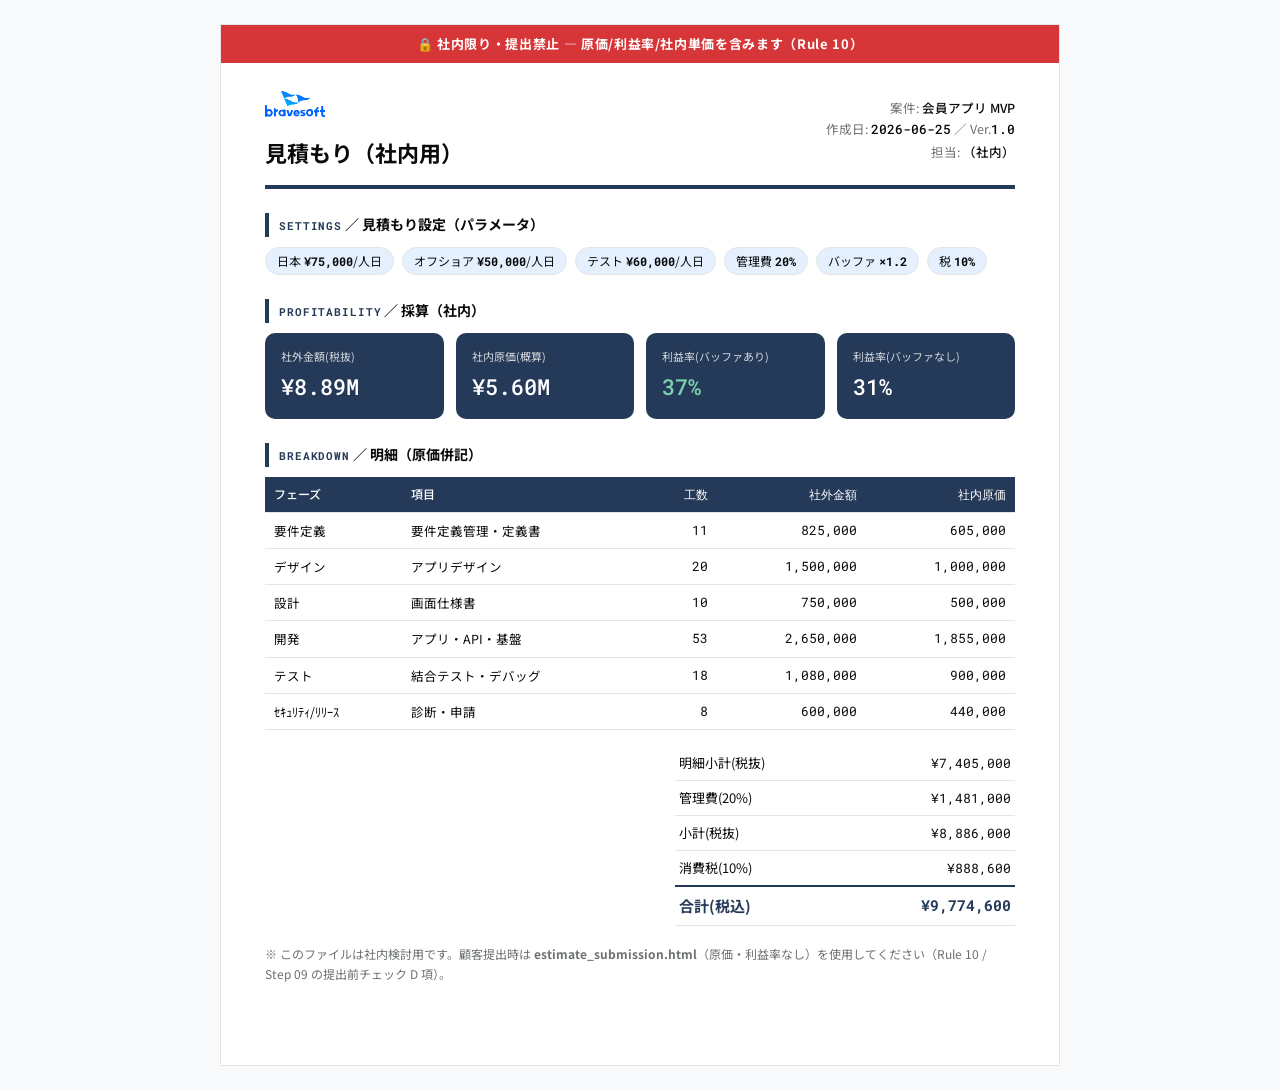
<file: 02_Estimation_Template/estimate_internal.html>
<!DOCTYPE html>
<html lang="ja">
<head>
<meta charset="UTF-8">
<meta name="viewport" content="width=device-width, initial-scale=1.0">
<title>見積もり（社内用・提出禁止）</title>
<link rel="preconnect" href="https://fonts.googleapis.com">
<link href="https://fonts.googleapis.com/css2?family=Noto+Sans+JP:wght@400;500;700&family=Roboto+Mono:wght@400;500&display=swap" rel="stylesheet">
<style>
  :root{
    --primary:#0066FF; --deep:#3366FF; --navy:#253A58;
    --ink:#090A0A; --muted:#6C7072;
    --soft:#E5F0FF; --hairline:#E3E5E5; --subtle:#F7F9FA;
    --surface:#FFFFFF; --danger:#D63637; --success:#00A86B;
    --sans:"Noto Sans JP",system-ui,sans-serif; --mono:"Roboto Mono",monospace;
  }
  *{box-sizing:border-box}
  body{font-family:var(--sans);color:var(--ink);background:var(--subtle);margin:0;line-height:1.7;font-size:14px}
  .sheet{max-width:840px;margin:24px auto;background:var(--surface);padding:0 0 40px;border:1px solid var(--hairline)}
  .num{font-family:var(--mono);font-variant-numeric:tabular-nums}
  .confidential{background:var(--danger);color:#fff;text-align:center;font-weight:700;font-size:13px;padding:8px;letter-spacing:.05em}
  .body{padding:28px 44px}
  .head{display:flex;justify-content:space-between;align-items:flex-start;border-bottom:4px solid var(--navy);padding-bottom:14px;margin-bottom:20px}
  .logo{height:26px}
  h1{font-size:22px;font-weight:700;margin:0}
  .meta{margin-top:6px;font-size:12.5px;color:var(--muted)}
  .meta b{color:var(--ink);font-weight:500}
  h2{font-size:14px;font-weight:700;margin:24px 0 10px;padding-left:10px;border-left:4px solid var(--navy)}
  .eyebrow{font-family:var(--mono);font-size:11px;color:var(--navy);letter-spacing:.08em;text-transform:uppercase}
  .settings{display:flex;flex-wrap:wrap;gap:8px;font-size:12px}
  .pill{background:var(--soft);border:1px solid var(--hairline);border-radius:999px;padding:3px 11px}
  .pill b{font-family:var(--mono)}
  table{width:100%;border-collapse:collapse;font-size:12.5px}
  th,td{padding:7px 9px;border-bottom:1px solid var(--hairline);text-align:left}
  thead th{background:var(--navy);color:#fff;font-weight:500;font-size:12px}
  td.r,th.r{text-align:right;font-family:var(--mono);white-space:nowrap}
  .profit{display:grid;grid-template-columns:repeat(4,1fr);gap:12px;margin-top:6px}
  .stat{background:var(--navy);color:#fff;border-radius:10px;padding:14px 16px}
  .stat .k{font-size:11px;opacity:.8} .stat .v{font-family:var(--mono);font-size:22px;font-weight:500;margin-top:2px}
  .stat.good .v{color:#7AD1AC}
  .sum{margin-top:16px;margin-left:auto;width:340px;font-size:13px}
  .sum td{border-bottom:1px solid var(--hairline);padding:6px 4px}
  .sum td:last-child{text-align:right;font-family:var(--mono)}
  .sum .grand td{border-top:2px solid var(--navy);font-weight:700;font-size:15px;color:var(--navy)}
</style>
</head>
<body>
<div class="sheet">
  <div class="confidential">🔒 社内限り・提出禁止 — 原価/利益率/社内単価を含みます（Rule 10）</div>
  <div class="body">

  <div class="head">
    <div><img class="logo" src="../assets/bravesoft-logo.png" alt="bravesoft">
      <h1 style="margin-top:10px">見積もり（社内用）</h1></div>
    <div style="text-align:right" class="meta">
      案件: <b>会員アプリ MVP</b><br>作成日: <b class="num">2026-06-25</b> ／ Ver.<b class="num">1.0</b><br>担当: <b>（社内）</b>
    </div>
  </div>

  <h2><span class="eyebrow">Settings</span> ／ 見積もり設定（パラメータ）</h2>
  <div class="settings">
    <span class="pill">日本 <b>¥75,000</b>/人日</span>
    <span class="pill">オフショア <b>¥50,000</b>/人日</span>
    <span class="pill">テスト <b>¥60,000</b>/人日</span>
    <span class="pill">管理費 <b>20%</b></span>
    <span class="pill">バッファ <b>×1.2</b></span>
    <span class="pill">税 <b>10%</b></span>
  </div>

  <h2><span class="eyebrow">Profitability</span> ／ 採算（社内）</h2>
  <div class="profit">
    <div class="stat"><div class="k">社外金額(税抜)</div><div class="v">¥8.89M</div></div>
    <div class="stat"><div class="k">社内原価(概算)</div><div class="v">¥5.60M</div></div>
    <div class="stat good"><div class="k">利益率(バッファあり)</div><div class="v">37%</div></div>
    <div class="stat"><div class="k">利益率(バッファなし)</div><div class="v">31%</div></div>
  </div>

  <h2><span class="eyebrow">Breakdown</span> ／ 明細（原価併記）</h2>
  <table>
    <thead><tr><th>フェーズ</th><th>項目</th><th class="r">工数</th><th class="r">社外金額</th><th class="r">社内原価</th></tr></thead>
    <tbody>
      <tr><td>要件定義</td><td>要件定義管理・定義書</td><td class="r">11</td><td class="r">825,000</td><td class="r">605,000</td></tr>
      <tr><td>デザイン</td><td>アプリデザイン</td><td class="r">20</td><td class="r">1,500,000</td><td class="r">1,000,000</td></tr>
      <tr><td>設計</td><td>画面仕様書</td><td class="r">10</td><td class="r">750,000</td><td class="r">500,000</td></tr>
      <tr><td>開発</td><td>アプリ・API・基盤</td><td class="r">53</td><td class="r">2,650,000</td><td class="r">1,855,000</td></tr>
      <tr><td>テスト</td><td>結合テスト・デバッグ</td><td class="r">18</td><td class="r">1,080,000</td><td class="r">900,000</td></tr>
      <tr><td>ｾｷｭﾘﾃｨ/ﾘﾘｰｽ</td><td>診断・申請</td><td class="r">8</td><td class="r">600,000</td><td class="r">440,000</td></tr>
    </tbody>
  </table>

  <table class="sum">
    <tr><td>明細小計(税抜)</td><td class="num">¥7,405,000</td></tr>
    <tr><td>管理費(20%)</td><td class="num">¥1,481,000</td></tr>
    <tr><td>小計(税抜)</td><td class="num">¥8,886,000</td></tr>
    <tr><td>消費税(10%)</td><td class="num">¥888,600</td></tr>
    <tr class="grand"><td>合計(税込)</td><td class="num">¥9,774,600</td></tr>
  </table>

  <p style="margin-top:18px;font-size:12px;color:var(--muted)">
    ※ このファイルは社内検討用です。顧客提出時は <b>estimate_submission.html</b>（原価・利益率なし）を使用してください（Rule 10 / Step 09 の提出前チェック D 項）。
  </p>
  </div>
</div>
</body>
</html>
</file>
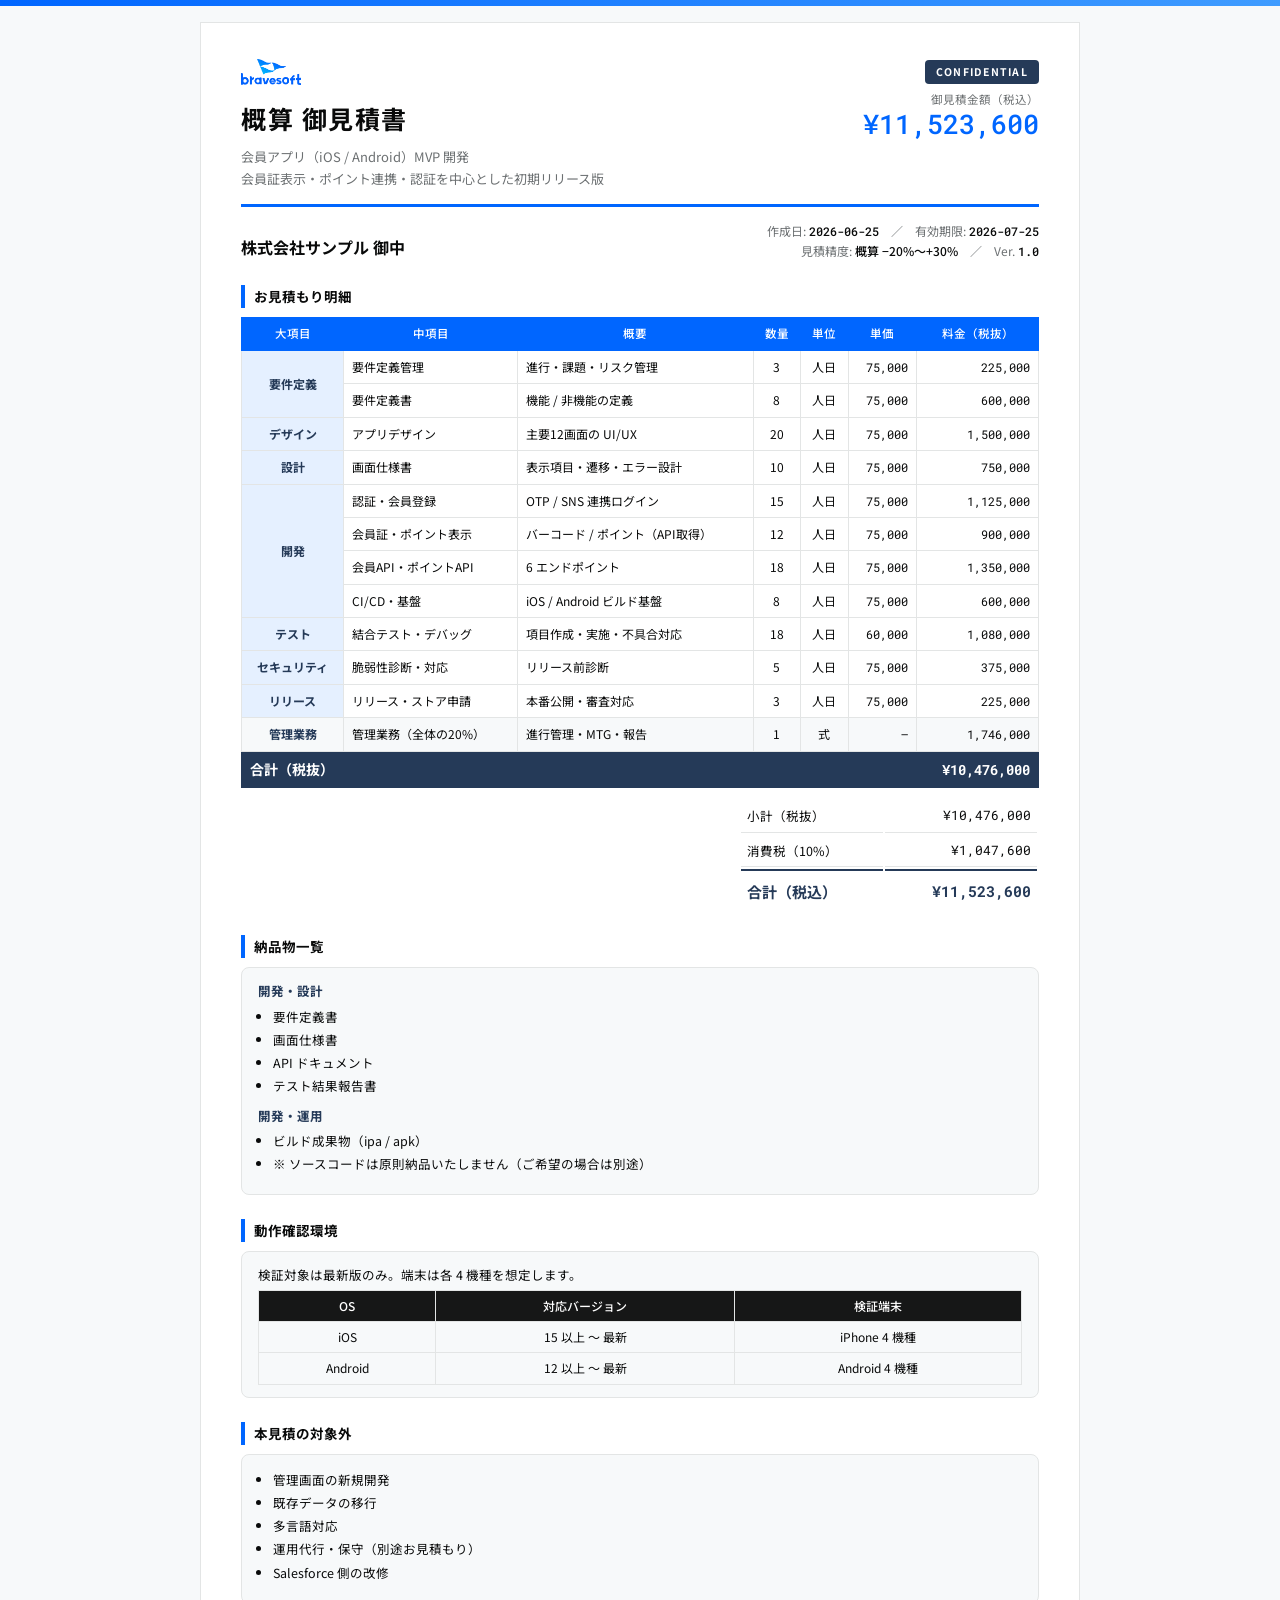
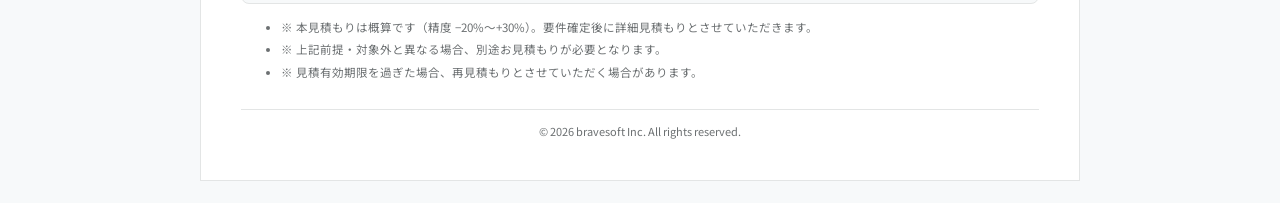
<file: 02_Estimation_Template/estimate_submission.html>
<!DOCTYPE html>
<html lang="ja">
<head>
<meta charset="UTF-8">
<meta name="viewport" content="width=device-width, initial-scale=1.0">
<title>概算御見積書（提出用）</title>
<link rel="preconnect" href="https://fonts.googleapis.com">
<link href="https://fonts.googleapis.com/css2?family=Noto+Sans+JP:wght@400;500;700&family=Roboto+Mono:wght@400;500&display=swap" rel="stylesheet">
<style>
  :root{
    --primary:#0066FF; --deep:#3366FF; --navy:#253A58;
    --ink:#090A0A; --ink-strong:#161717; --muted:#6C7072;
    --soft:#E5F0FF; --hairline:#E3E5E5; --subtle:#F7F9FA; --chip:#F2F4F5;
    --surface:#FFFFFF;
    --sans:"Noto Sans JP",system-ui,sans-serif; --mono:"Roboto Mono",monospace;
  }
  *{box-sizing:border-box}
  body{font-family:var(--sans);color:var(--ink);background:var(--subtle);margin:0;line-height:1.7;font-size:13.5px}
  body::before{content:"";position:fixed;top:0;left:0;right:0;height:6px;background:linear-gradient(90deg,var(--primary),#3F9CFF);z-index:10}
  .sheet{max-width:880px;margin:22px auto;background:var(--surface);padding:36px 40px 40px;border:1px solid var(--hairline)}
  .num{font-family:var(--mono);font-variant-numeric:tabular-nums}
  /* header */
  .head{display:flex;justify-content:space-between;align-items:flex-start;border-bottom:3px solid var(--primary);padding-bottom:14px;margin-bottom:8px}
  .logo{height:26px;display:block;margin-bottom:12px}
  h1{font-size:25px;font-weight:700;margin:0;letter-spacing:.06em}
  .subtitle{font-size:13px;color:var(--muted);margin:6px 0 0;max-width:560px}
  .conf{display:inline-block;background:var(--navy);color:#fff;font-size:10.5px;font-weight:700;letter-spacing:.12em;padding:3px 11px;border-radius:4px}
  .metaline{display:flex;justify-content:space-between;align-items:flex-end;margin:14px 0 22px;flex-wrap:wrap;gap:10px}
  .to{font-size:16px;font-weight:700}
  .meta{font-size:12px;color:var(--muted);text-align:right}
  .meta b{color:var(--ink);font-weight:500}
  .total{text-align:right;margin-top:6px}
  .total .lbl{font-size:11.5px;color:var(--muted)}
  .total .amt{font-family:var(--mono);font-size:27px;font-weight:500;color:var(--primary);line-height:1.1}
  /* section heading */
  h2{font-size:13.5px;font-weight:700;margin:24px 0 9px;padding-left:9px;border-left:4px solid var(--primary)}
  /* estimate table */
  table.est{width:100%;border-collapse:collapse;font-size:12px}
  table.est th,table.est td{border:1px solid var(--hairline);padding:6px 8px;text-align:left;vertical-align:middle}
  table.est thead th{background:var(--primary);color:#fff;font-weight:500;font-size:11.5px;text-align:center;border-color:var(--primary)}
  table.est td.cat{background:var(--soft);color:var(--navy);font-weight:700;white-space:nowrap;text-align:center}
  table.est td.r{text-align:right;font-family:var(--mono);white-space:nowrap}
  table.est td.c{text-align:center;white-space:nowrap}
  table.est tr.mng td{background:var(--subtle)}
  table.est tr.total td{background:var(--navy);color:#fff;font-weight:700;font-size:14px;border-color:var(--navy)}
  table.est tr.total td.r{font-family:var(--mono)}
  /* tax block */
  .taxbox{margin:10px 0 0;margin-left:auto;width:300px;font-size:12.5px}
  .taxbox tr td{padding:5px 6px;border-bottom:1px solid var(--hairline)}
  .taxbox td:last-child{text-align:right;font-family:var(--mono)}
  .taxbox .g td{border-top:2px solid var(--navy);border-bottom:none;font-weight:700;font-size:15px;color:var(--navy);padding-top:8px}
  /* gray info boxes */
  .box{background:var(--subtle);border:1px solid var(--hairline);border-radius:8px;padding:12px 16px;font-size:12.5px;margin-top:4px}
  .box h3{font-size:12.5px;margin:6px 0 4px;color:var(--navy)} .box h3:first-child{margin-top:0}
  .box ul{margin:2px 0 8px;padding-left:1.2em} .box li{margin:2px 0}
  table.env{width:100%;border-collapse:collapse;font-size:12px;margin-top:4px}
  table.env th,table.env td{border:1px solid var(--hairline);padding:5px 8px;text-align:center}
  table.env thead th{background:var(--ink-strong);color:#fff;font-weight:500}
  .notes{margin-top:14px;font-size:11.5px;color:var(--muted)} .notes li{margin:3px 0}
  footer{margin-top:26px;padding-top:12px;border-top:1px solid var(--hairline);font-size:11px;color:var(--muted);text-align:center}
  @media print{body{background:#fff;font-size:11pt}.sheet{border:none;margin:0;max-width:none;padding:0}body::before{position:static}}
</style>
</head>
<body>
<div class="sheet">

  <!-- ===== ヘッダー ===== -->
  <div class="head">
    <div>
      <img class="logo" src="../assets/bravesoft-logo.png" alt="bravesoft">
      <h1>概算 御見積書</h1>
      <p class="subtitle">会員アプリ（iOS / Android）MVP 開発<br>会員証表示・ポイント連携・認証を中心とした初期リリース版</p>
    </div>
    <div style="text-align:right">
      <span class="conf">CONFIDENTIAL</span>
      <div class="total">
        <div class="lbl">御見積金額（税込）</div>
        <div class="amt">¥11,523,600</div>
      </div>
    </div>
  </div>

  <div class="metaline">
    <div class="to">株式会社サンプル 御中</div>
    <div class="meta">
      作成日: <b class="num">2026-06-25</b>　／　有効期限: <b class="num">2026-07-25</b><br>
      見積精度: <b>概算 −20%〜+30%</b>　／　Ver. <b class="num">1.0</b>
    </div>
  </div>

  <!-- ===== お見積もり明細 ===== -->
  <h2>お見積もり明細</h2>
  <table class="est">
    <thead>
      <tr><th>大項目</th><th>中項目</th><th>概要</th><th>数量</th><th>単位</th><th>単価</th><th>料金（税抜）</th></tr>
    </thead>
    <tbody>
      <tr><td class="cat" rowspan="2">要件定義</td><td>要件定義管理</td><td>進行・課題・リスク管理</td><td class="c">3</td><td class="c">人日</td><td class="r">75,000</td><td class="r">225,000</td></tr>
      <tr><td>要件定義書</td><td>機能 / 非機能の定義</td><td class="c">8</td><td class="c">人日</td><td class="r">75,000</td><td class="r">600,000</td></tr>

      <tr><td class="cat">デザイン</td><td>アプリデザイン</td><td>主要12画面の UI/UX</td><td class="c">20</td><td class="c">人日</td><td class="r">75,000</td><td class="r">1,500,000</td></tr>

      <tr><td class="cat">設計</td><td>画面仕様書</td><td>表示項目・遷移・エラー設計</td><td class="c">10</td><td class="c">人日</td><td class="r">75,000</td><td class="r">750,000</td></tr>

      <tr><td class="cat" rowspan="4">開発</td><td>認証・会員登録</td><td>OTP / SNS 連携ログイン</td><td class="c">15</td><td class="c">人日</td><td class="r">75,000</td><td class="r">1,125,000</td></tr>
      <tr><td>会員証・ポイント表示</td><td>バーコード / ポイント（API取得）</td><td class="c">12</td><td class="c">人日</td><td class="r">75,000</td><td class="r">900,000</td></tr>
      <tr><td>会員API・ポイントAPI</td><td>6 エンドポイント</td><td class="c">18</td><td class="c">人日</td><td class="r">75,000</td><td class="r">1,350,000</td></tr>
      <tr><td>CI/CD・基盤</td><td>iOS / Android ビルド基盤</td><td class="c">8</td><td class="c">人日</td><td class="r">75,000</td><td class="r">600,000</td></tr>

      <tr><td class="cat">テスト</td><td>結合テスト・デバッグ</td><td>項目作成・実施・不具合対応</td><td class="c">18</td><td class="c">人日</td><td class="r">60,000</td><td class="r">1,080,000</td></tr>

      <tr><td class="cat">セキュリティ</td><td>脆弱性診断・対応</td><td>リリース前診断</td><td class="c">5</td><td class="c">人日</td><td class="r">75,000</td><td class="r">375,000</td></tr>

      <tr><td class="cat">リリース</td><td>リリース・ストア申請</td><td>本番公開・審査対応</td><td class="c">3</td><td class="c">人日</td><td class="r">75,000</td><td class="r">225,000</td></tr>

      <tr class="mng"><td class="cat">管理業務</td><td>管理業務（全体の20%）</td><td>進行管理・MTG・報告</td><td class="c">1</td><td class="c">式</td><td class="r">—</td><td class="r">1,746,000</td></tr>

      <tr class="total"><td colspan="6">合計（税抜）</td><td class="r">¥10,476,000</td></tr>
    </tbody>
  </table>

  <table class="taxbox">
    <tr><td>小計（税抜）</td><td class="num">¥10,476,000</td></tr>
    <tr><td>消費税（10%）</td><td class="num">¥1,047,600</td></tr>
    <tr class="g"><td>合計（税込）</td><td class="num">¥11,523,600</td></tr>
  </table>

  <!-- ===== 納品物一覧 ===== -->
  <h2>納品物一覧</h2>
  <div class="box">
    <h3>開発・設計</h3>
    <ul><li>要件定義書</li><li>画面仕様書</li><li>API ドキュメント</li><li>テスト結果報告書</li></ul>
    <h3>開発・運用</h3>
    <ul><li>ビルド成果物（ipa / apk）</li><li>※ ソースコードは原則納品いたしません（ご希望の場合は別途）</li></ul>
  </div>

  <!-- ===== 動作確認環境 ===== -->
  <h2>動作確認環境</h2>
  <div class="box">
    検証対象は最新版のみ。端末は各 4 機種を想定します。
    <table class="env">
      <thead><tr><th>OS</th><th>対応バージョン</th><th>検証端末</th></tr></thead>
      <tbody>
        <tr><td>iOS</td><td>15 以上 〜 最新</td><td>iPhone 4 機種</td></tr>
        <tr><td>Android</td><td>12 以上 〜 最新</td><td>Android 4 機種</td></tr>
      </tbody>
    </table>
  </div>

  <!-- ===== 本見積の対象外 ===== -->
  <h2>本見積の対象外</h2>
  <div class="box">
    <ul>
      <li>管理画面の新規開発</li>
      <li>既存データの移行</li>
      <li>多言語対応</li>
      <li>運用代行・保守（別途お見積もり）</li>
      <li>Salesforce 側の改修</li>
    </ul>
  </div>

  <ul class="notes">
    <li>※ 本見積もりは概算です（精度 −20%〜+30%）。要件確定後に詳細見積もりとさせていただきます。</li>
    <li>※ 上記前提・対象外と異なる場合、別途お見積もりが必要となります。</li>
    <li>※ 見積有効期限を過ぎた場合、再見積もりとさせていただく場合があります。</li>
  </ul>

  <footer>© 2026 bravesoft Inc. All rights reserved.</footer>
</div>
</body>
</html>
</file>
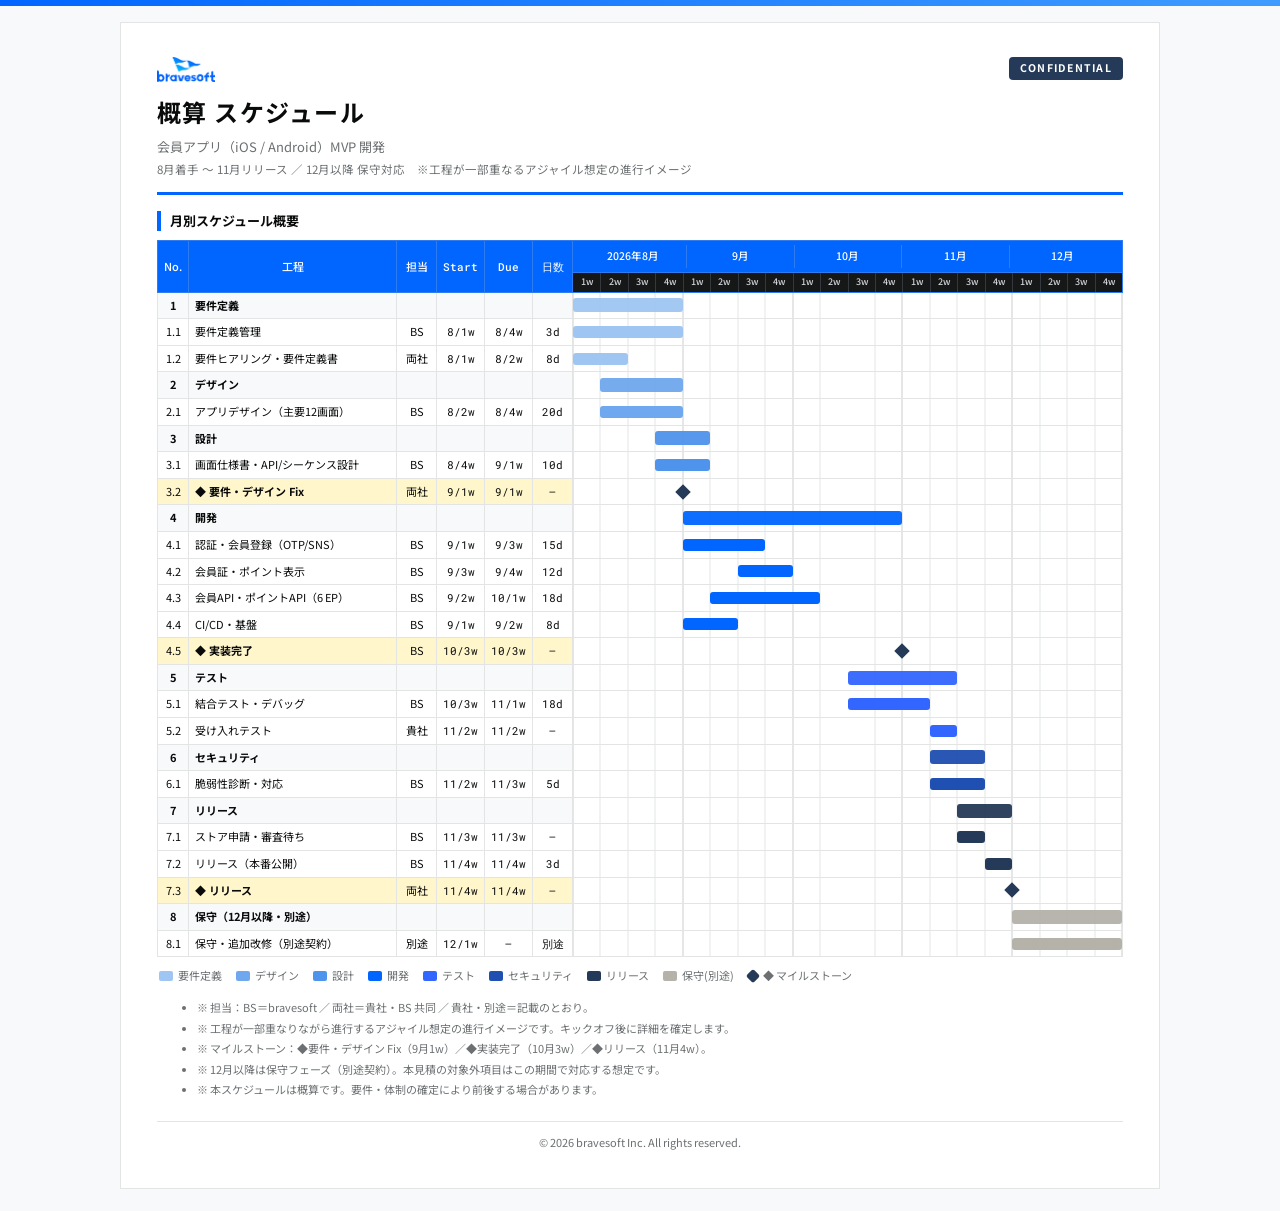
<file: 02_Estimation_Template/schedule_submission.html>
<!DOCTYPE html>
<html lang="ja">
<head>
<meta charset="UTF-8">
<meta name="viewport" content="width=device-width, initial-scale=1.0">
<title>概算スケジュール（提出用）</title>
<link rel="preconnect" href="https://fonts.googleapis.com">
<link href="https://fonts.googleapis.com/css2?family=Noto+Sans+JP:wght@400;500;700&family=Roboto+Mono:wght@400;500&display=swap" rel="stylesheet">
<style>
  :root{
    --primary:#0066FF; --deep:#3366FF; --sky:#3F9CFF; --navy:#253A58;
    --ink:#090A0A; --ink-strong:#161717; --muted:#6C7072;
    --soft:#E5F0FF; --hairline:#E3E5E5; --subtle:#F7F9FA; --hl:#FFF6CC;
    --surface:#FFFFFF;
    --sans:"Noto Sans JP",system-ui,sans-serif; --mono:"Roboto Mono",monospace;
    /* 工程カラー＝ブランド青の濃淡＋navy＋ニュートラル（広い色は使わない） */
    --c-req:#9FC6F2; --c-design:#6FA8EE; --c-arch:#4E93EC; --c-dev:#0066FF;
    --c-test:#3366FF; --c-sec:#1F4FB0; --c-rel:#253A58; --c-maint:#B4B2A9;
  }
  *{box-sizing:border-box}
  body{font-family:var(--sans);color:var(--ink);background:var(--subtle);margin:0;line-height:1.6;font-size:13px}
  body::before{content:"";position:fixed;top:0;left:0;right:0;height:6px;background:linear-gradient(90deg,var(--primary),#3F9CFF);z-index:10}
  .sheet{max-width:1040px;margin:22px auto;background:var(--surface);padding:34px 36px 36px;border:1px solid var(--hairline)}
  .num{font-family:var(--mono);font-variant-numeric:tabular-nums}
  .head{display:flex;justify-content:space-between;align-items:flex-start;border-bottom:3px solid var(--primary);padding-bottom:13px;margin-bottom:16px}
  .logo{height:25px;display:block;margin-bottom:11px}
  h1{font-size:24px;font-weight:700;margin:0;letter-spacing:.06em}
  .subtitle{font-size:13px;color:var(--muted);margin:6px 0 0}
  .subtitle small{display:block;font-size:11.5px;margin-top:2px}
  .conf{display:inline-block;background:var(--navy);color:#fff;font-size:10.5px;font-weight:700;letter-spacing:.12em;padding:3px 11px;border-radius:4px}
  h2{font-size:13px;font-weight:700;margin:6px 0 9px;padding-left:9px;border-left:4px solid var(--primary)}
  .scroll{overflow-x:auto}
  table.gantt{width:100%;border-collapse:collapse;font-size:11px;min-width:940px}
  table.gantt th,table.gantt td{border:1px solid var(--hairline);padding:4px 6px;vertical-align:middle}
  table.gantt thead th{background:var(--primary);color:#fff;font-weight:500;text-align:center;border-color:#2f7bf0}
  .cNo{width:26px;text-align:center} .cTask{width:208px} .cWho{width:40px;text-align:center}
  .cD{width:46px;text-align:center;font-family:var(--mono)} .cN{width:40px;text-align:center;font-family:var(--mono)}
  /* gantt header (months + weeks) live inside the last column */
  th.cBar{padding:0;width:auto}
  .mrow{display:grid;grid-template-columns:repeat(5,1fr)}
  .mrow div{border-left:1px solid #2f7bf0;padding:3px 0;font-size:10.5px}
  .mrow div:first-child{border-left:none}
  .wrow{display:grid;grid-template-columns:repeat(20,1fr);background:var(--ink-strong)}
  .wrow div{border-left:1px solid #34393f;padding:2px 0;font-size:9px;color:#cfd3d8}
  .wrow div:first-child{border-left:none}
  /* gantt body track */
  td.track{padding:0;position:relative;height:24px;background:
    repeating-linear-gradient(90deg,transparent,transparent calc(5% - 1px),var(--hairline) calc(5% - 1px),var(--hairline) 5%);}
  td.track.month{background:
    repeating-linear-gradient(90deg,transparent,transparent calc(5% - 1px),var(--hairline) calc(5% - 1px),var(--hairline) 5%),
    repeating-linear-gradient(90deg,transparent,transparent calc(20% - 1px),#c9cdd2 calc(20% - 1px),#c9cdd2 20%);}
  .bar{position:absolute;top:50%;transform:translateY(-50%);height:12px;border-radius:3px}
  tr.grp td{background:var(--subtle);font-weight:700}
  tr.grp .bar{height:14px;opacity:.95}
  tr.ms td{background:var(--hl)}
  tr.ms .cTask{font-weight:700}
  .diamond{position:absolute;top:50%;transform:translate(-50%,-50%) rotate(45deg);width:11px;height:11px;background:var(--navy)}
  /* legend + notes */
  .legend{display:flex;flex-wrap:wrap;gap:6px 14px;margin:10px 2px 0;font-size:11px;color:var(--muted)}
  .legend span{display:inline-flex;align-items:center;gap:5px}
  .legend i{width:14px;height:10px;border-radius:2px;display:inline-block}
  .legend .dia{width:10px;height:10px;background:var(--navy);transform:rotate(45deg)}
  .notes{margin-top:14px;font-size:11px;color:var(--muted)} .notes li{margin:3px 0}
  footer{margin-top:22px;padding-top:12px;border-top:1px solid var(--hairline);font-size:11px;color:var(--muted);text-align:center}
  @media print{body{background:#fff}.sheet{border:none;margin:0;max-width:none;padding:0}body::before{position:static}.scroll{overflow:visible}table.gantt{min-width:0}}
</style>
</head>
<body>
<div class="sheet">

  <div class="head">
    <div>
      <img class="logo" src="../assets/bravesoft-logo.png" alt="bravesoft">
      <h1>概算 スケジュール</h1>
      <p class="subtitle">会員アプリ（iOS / Android）MVP 開発
        <small>8月着手 〜 11月リリース ／ 12月以降 保守対応　※工程が一部重なるアジャイル想定の進行イメージ</small>
      </p>
    </div>
    <span class="conf">CONFIDENTIAL</span>
  </div>

  <h2>月別スケジュール概要</h2>
  <div class="scroll">
  <table class="gantt">
    <thead>
      <tr>
        <th class="cNo" rowspan="2">No.</th>
        <th class="cTask" rowspan="2">工程</th>
        <th class="cWho" rowspan="2">担当</th>
        <th class="cD" rowspan="2">Start</th>
        <th class="cD" rowspan="2">Due</th>
        <th class="cN" rowspan="2">日数</th>
        <th class="cBar">
          <div class="mrow"><div>2026年8月</div><div>9月</div><div>10月</div><div>11月</div><div>12月</div></div>
        </th>
      </tr>
      <tr>
        <th class="cBar" style="padding:0">
          <div class="wrow">
            <div>1w</div><div>2w</div><div>3w</div><div>4w</div><div>1w</div><div>2w</div><div>3w</div><div>4w</div>
            <div>1w</div><div>2w</div><div>3w</div><div>4w</div><div>1w</div><div>2w</div><div>3w</div><div>4w</div>
            <div>1w</div><div>2w</div><div>3w</div><div>4w</div>
          </div>
        </th>
      </tr>
    </thead>
    <tbody>
      <!-- 1 要件定義 -->
      <tr class="grp"><td class="cNo">1</td><td class="cTask">要件定義</td><td class="cWho"></td><td class="cD"></td><td class="cD"></td><td class="cN"></td><td class="track month"><span class="bar" style="left:0%;width:20%;background:var(--c-req)"></span></td></tr>
      <tr><td class="cNo">1.1</td><td class="cTask">要件定義管理</td><td class="cWho">BS</td><td class="cD">8/1w</td><td class="cD">8/4w</td><td class="cN">3d</td><td class="track month"><span class="bar" style="left:0%;width:20%;background:var(--c-req)"></span></td></tr>
      <tr><td class="cNo">1.2</td><td class="cTask">要件ヒアリング・要件定義書</td><td class="cWho">両社</td><td class="cD">8/1w</td><td class="cD">8/2w</td><td class="cN">8d</td><td class="track month"><span class="bar" style="left:0%;width:10%;background:var(--c-req)"></span></td></tr>
      <!-- 2 デザイン -->
      <tr class="grp"><td class="cNo">2</td><td class="cTask">デザイン</td><td class="cWho"></td><td class="cD"></td><td class="cD"></td><td class="cN"></td><td class="track month"><span class="bar" style="left:5%;width:15%;background:var(--c-design)"></span></td></tr>
      <tr><td class="cNo">2.1</td><td class="cTask">アプリデザイン（主要12画面）</td><td class="cWho">BS</td><td class="cD">8/2w</td><td class="cD">8/4w</td><td class="cN">20d</td><td class="track month"><span class="bar" style="left:5%;width:15%;background:var(--c-design)"></span></td></tr>
      <!-- 3 設計 -->
      <tr class="grp"><td class="cNo">3</td><td class="cTask">設計</td><td class="cWho"></td><td class="cD"></td><td class="cD"></td><td class="cN"></td><td class="track month"><span class="bar" style="left:15%;width:10%;background:var(--c-arch)"></span></td></tr>
      <tr><td class="cNo">3.1</td><td class="cTask">画面仕様書・API/シーケンス設計</td><td class="cWho">BS</td><td class="cD">8/4w</td><td class="cD">9/1w</td><td class="cN">10d</td><td class="track month"><span class="bar" style="left:15%;width:10%;background:var(--c-arch)"></span></td></tr>
      <tr class="ms"><td class="cNo">3.2</td><td class="cTask">◆ 要件・デザイン Fix</td><td class="cWho">両社</td><td class="cD">9/1w</td><td class="cD">9/1w</td><td class="cN">—</td><td class="track month"><span class="diamond" style="left:20%"></span></td></tr>
      <!-- 4 開発 -->
      <tr class="grp"><td class="cNo">4</td><td class="cTask">開発</td><td class="cWho"></td><td class="cD"></td><td class="cD"></td><td class="cN"></td><td class="track month"><span class="bar" style="left:20%;width:40%;background:var(--c-dev)"></span></td></tr>
      <tr><td class="cNo">4.1</td><td class="cTask">認証・会員登録（OTP/SNS）</td><td class="cWho">BS</td><td class="cD">9/1w</td><td class="cD">9/3w</td><td class="cN">15d</td><td class="track month"><span class="bar" style="left:20%;width:15%;background:var(--c-dev)"></span></td></tr>
      <tr><td class="cNo">4.2</td><td class="cTask">会員証・ポイント表示</td><td class="cWho">BS</td><td class="cD">9/3w</td><td class="cD">9/4w</td><td class="cN">12d</td><td class="track month"><span class="bar" style="left:30%;width:10%;background:var(--c-dev)"></span></td></tr>
      <tr><td class="cNo">4.3</td><td class="cTask">会員API・ポイントAPI（6 EP）</td><td class="cWho">BS</td><td class="cD">9/2w</td><td class="cD">10/1w</td><td class="cN">18d</td><td class="track month"><span class="bar" style="left:25%;width:20%;background:var(--c-dev)"></span></td></tr>
      <tr><td class="cNo">4.4</td><td class="cTask">CI/CD・基盤</td><td class="cWho">BS</td><td class="cD">9/1w</td><td class="cD">9/2w</td><td class="cN">8d</td><td class="track month"><span class="bar" style="left:20%;width:10%;background:var(--c-dev)"></span></td></tr>
      <tr class="ms"><td class="cNo">4.5</td><td class="cTask">◆ 実装完了</td><td class="cWho">BS</td><td class="cD">10/3w</td><td class="cD">10/3w</td><td class="cN">—</td><td class="track month"><span class="diamond" style="left:60%"></span></td></tr>
      <!-- 5 テスト -->
      <tr class="grp"><td class="cNo">5</td><td class="cTask">テスト</td><td class="cWho"></td><td class="cD"></td><td class="cD"></td><td class="cN"></td><td class="track month"><span class="bar" style="left:50%;width:20%;background:var(--c-test)"></span></td></tr>
      <tr><td class="cNo">5.1</td><td class="cTask">結合テスト・デバッグ</td><td class="cWho">BS</td><td class="cD">10/3w</td><td class="cD">11/1w</td><td class="cN">18d</td><td class="track month"><span class="bar" style="left:50%;width:15%;background:var(--c-test)"></span></td></tr>
      <tr><td class="cNo">5.2</td><td class="cTask">受け入れテスト</td><td class="cWho">貴社</td><td class="cD">11/2w</td><td class="cD">11/2w</td><td class="cN">—</td><td class="track month"><span class="bar" style="left:65%;width:5%;background:var(--c-test)"></span></td></tr>
      <!-- 6 セキュリティ -->
      <tr class="grp"><td class="cNo">6</td><td class="cTask">セキュリティ</td><td class="cWho"></td><td class="cD"></td><td class="cD"></td><td class="cN"></td><td class="track month"><span class="bar" style="left:65%;width:10%;background:var(--c-sec)"></span></td></tr>
      <tr><td class="cNo">6.1</td><td class="cTask">脆弱性診断・対応</td><td class="cWho">BS</td><td class="cD">11/2w</td><td class="cD">11/3w</td><td class="cN">5d</td><td class="track month"><span class="bar" style="left:65%;width:10%;background:var(--c-sec)"></span></td></tr>
      <!-- 7 リリース -->
      <tr class="grp"><td class="cNo">7</td><td class="cTask">リリース</td><td class="cWho"></td><td class="cD"></td><td class="cD"></td><td class="cN"></td><td class="track month"><span class="bar" style="left:70%;width:10%;background:var(--c-rel)"></span></td></tr>
      <tr><td class="cNo">7.1</td><td class="cTask">ストア申請・審査待ち</td><td class="cWho">BS</td><td class="cD">11/3w</td><td class="cD">11/3w</td><td class="cN">—</td><td class="track month"><span class="bar" style="left:70%;width:5%;background:var(--c-rel)"></span></td></tr>
      <tr><td class="cNo">7.2</td><td class="cTask">リリース（本番公開）</td><td class="cWho">BS</td><td class="cD">11/4w</td><td class="cD">11/4w</td><td class="cN">3d</td><td class="track month"><span class="bar" style="left:75%;width:5%;background:var(--c-rel)"></span></td></tr>
      <tr class="ms"><td class="cNo">7.3</td><td class="cTask">◆ リリース</td><td class="cWho">両社</td><td class="cD">11/4w</td><td class="cD">11/4w</td><td class="cN">—</td><td class="track month"><span class="diamond" style="left:80%"></span></td></tr>
      <!-- 8 保守 -->
      <tr class="grp"><td class="cNo">8</td><td class="cTask">保守（12月以降・別途）</td><td class="cWho"></td><td class="cD"></td><td class="cD"></td><td class="cN"></td><td class="track month"><span class="bar" style="left:80%;width:20%;background:var(--c-maint)"></span></td></tr>
      <tr><td class="cNo">8.1</td><td class="cTask">保守・追加改修（別途契約）</td><td class="cWho">別途</td><td class="cD">12/1w</td><td class="cD">—</td><td class="cN">別途</td><td class="track month"><span class="bar" style="left:80%;width:20%;background:var(--c-maint)"></span></td></tr>
    </tbody>
  </table>
  </div>

  <div class="legend">
    <span><i style="background:var(--c-req)"></i>要件定義</span>
    <span><i style="background:var(--c-design)"></i>デザイン</span>
    <span><i style="background:var(--c-arch)"></i>設計</span>
    <span><i style="background:var(--c-dev)"></i>開発</span>
    <span><i style="background:var(--c-test)"></i>テスト</span>
    <span><i style="background:var(--c-sec)"></i>セキュリティ</span>
    <span><i style="background:var(--c-rel)"></i>リリース</span>
    <span><i style="background:var(--c-maint)"></i>保守(別途)</span>
    <span><i class="dia"></i>◆ マイルストーン</span>
  </div>

  <ul class="notes">
    <li>※ 担当：BS＝bravesoft ／ 両社＝貴社・BS 共同 ／ 貴社・別途＝記載のとおり。</li>
    <li>※ 工程が一部重なりながら進行するアジャイル想定の進行イメージです。キックオフ後に詳細を確定します。</li>
    <li>※ マイルストーン：◆要件・デザイン Fix（9月1w）／◆実装完了（10月3w）／◆リリース（11月4w）。</li>
    <li>※ 12月以降は保守フェーズ（別途契約）。本見積の対象外項目はこの期間で対応する想定です。</li>
    <li>※ 本スケジュールは概算です。要件・体制の確定により前後する場合があります。</li>
  </ul>

  <footer>© 2026 bravesoft Inc. All rights reserved.</footer>
</div>
</body>
</html>
</file>
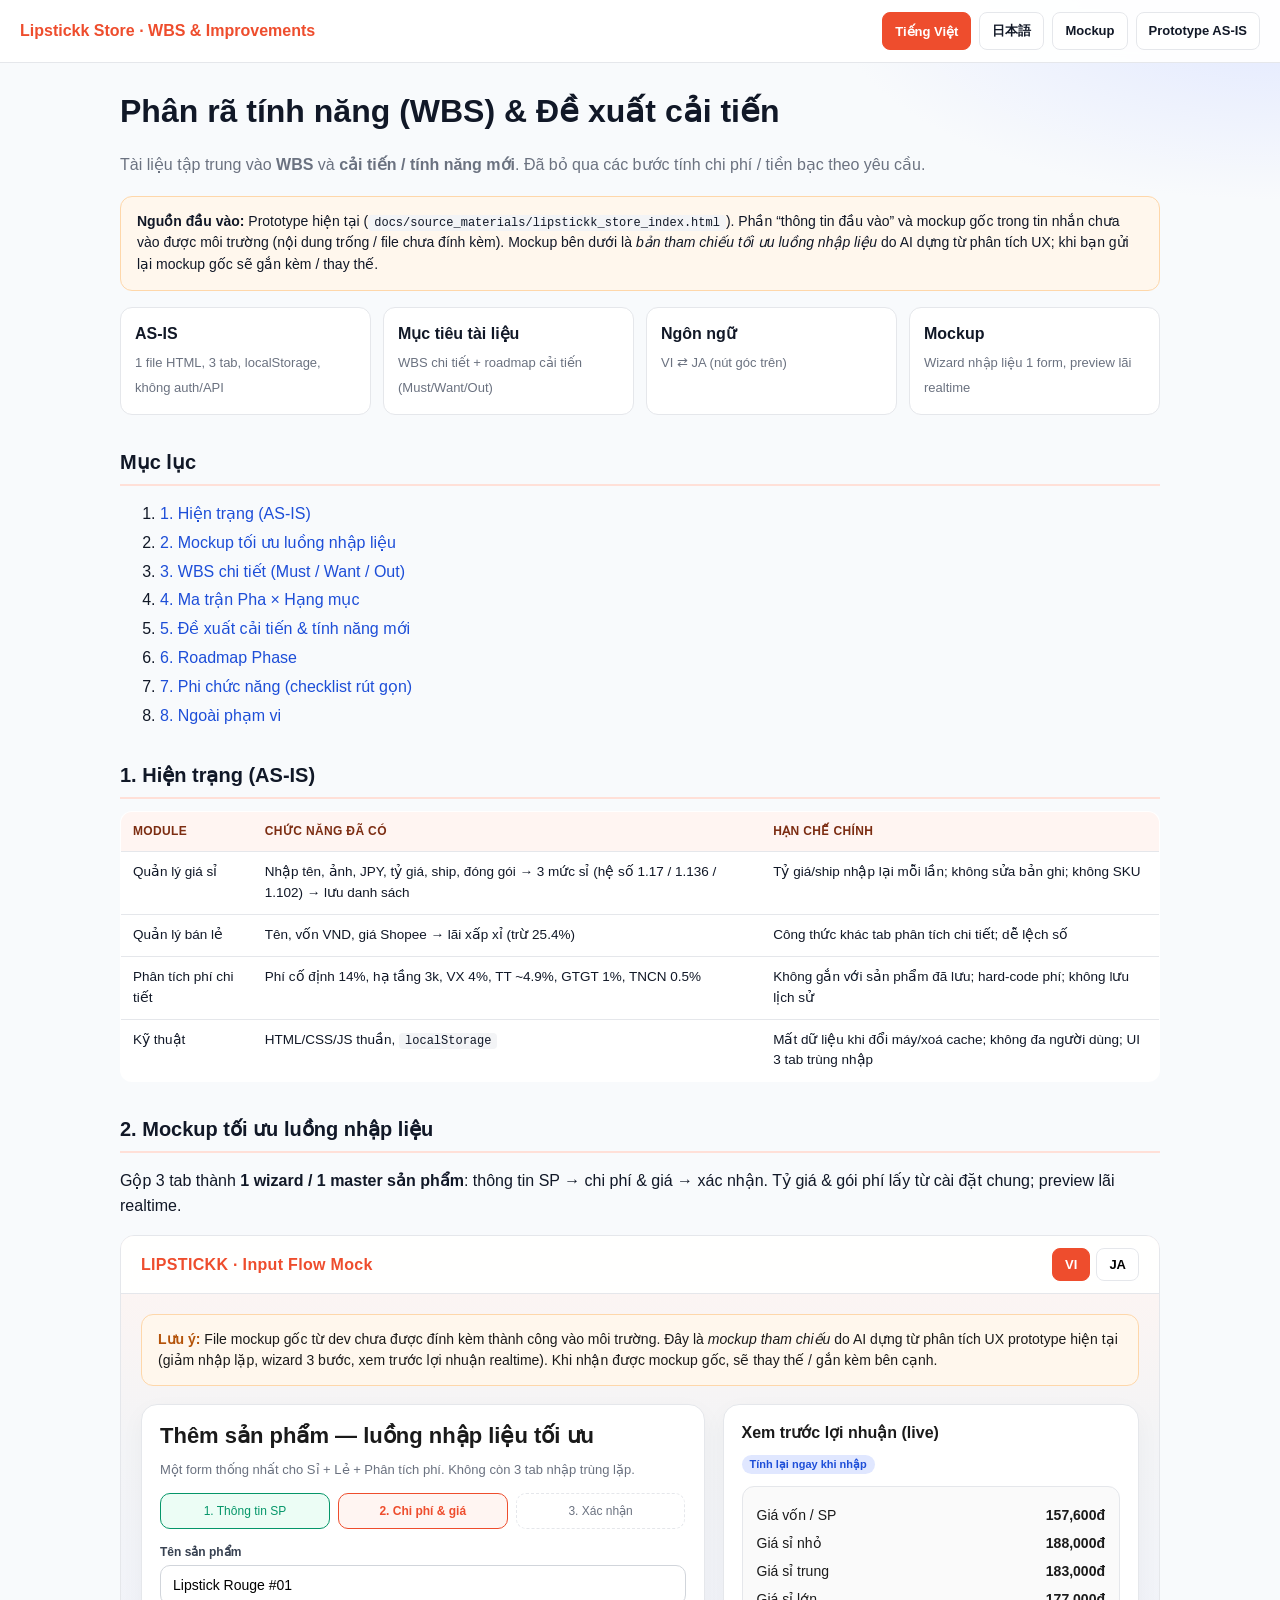
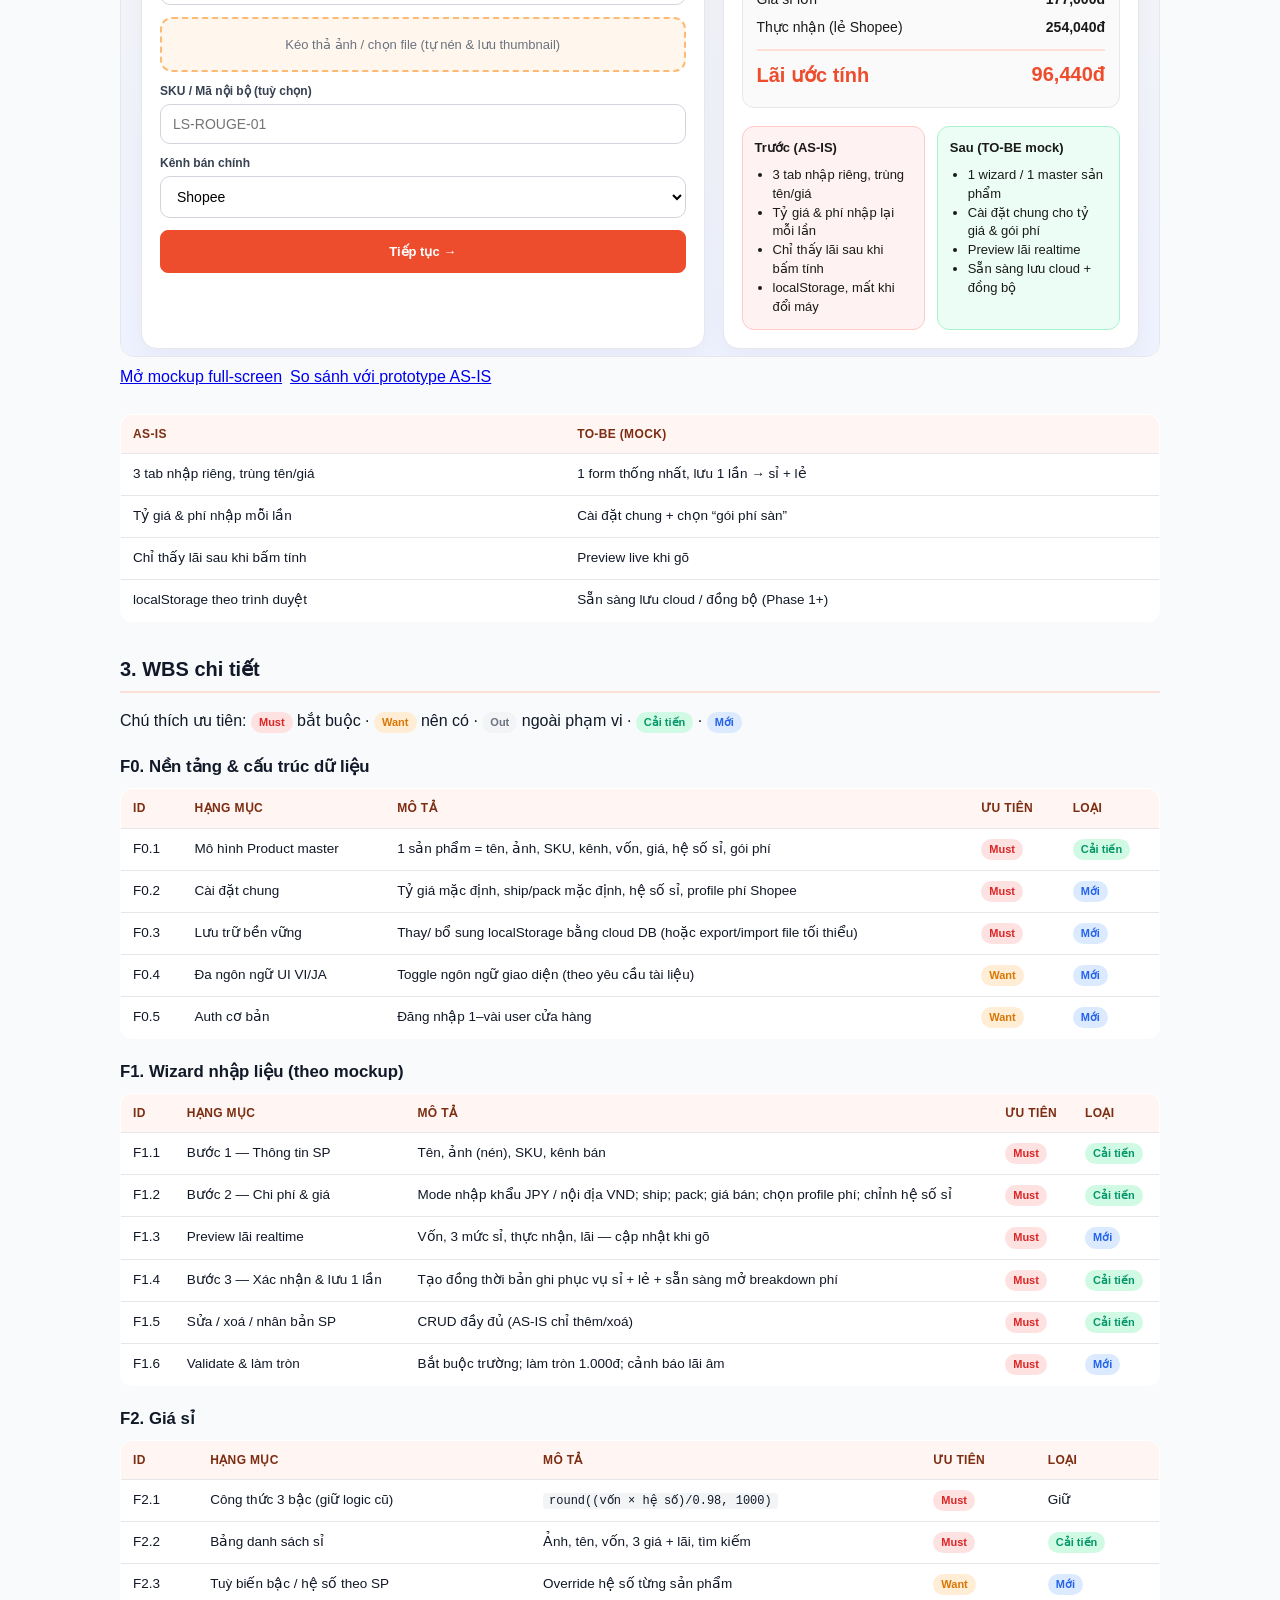
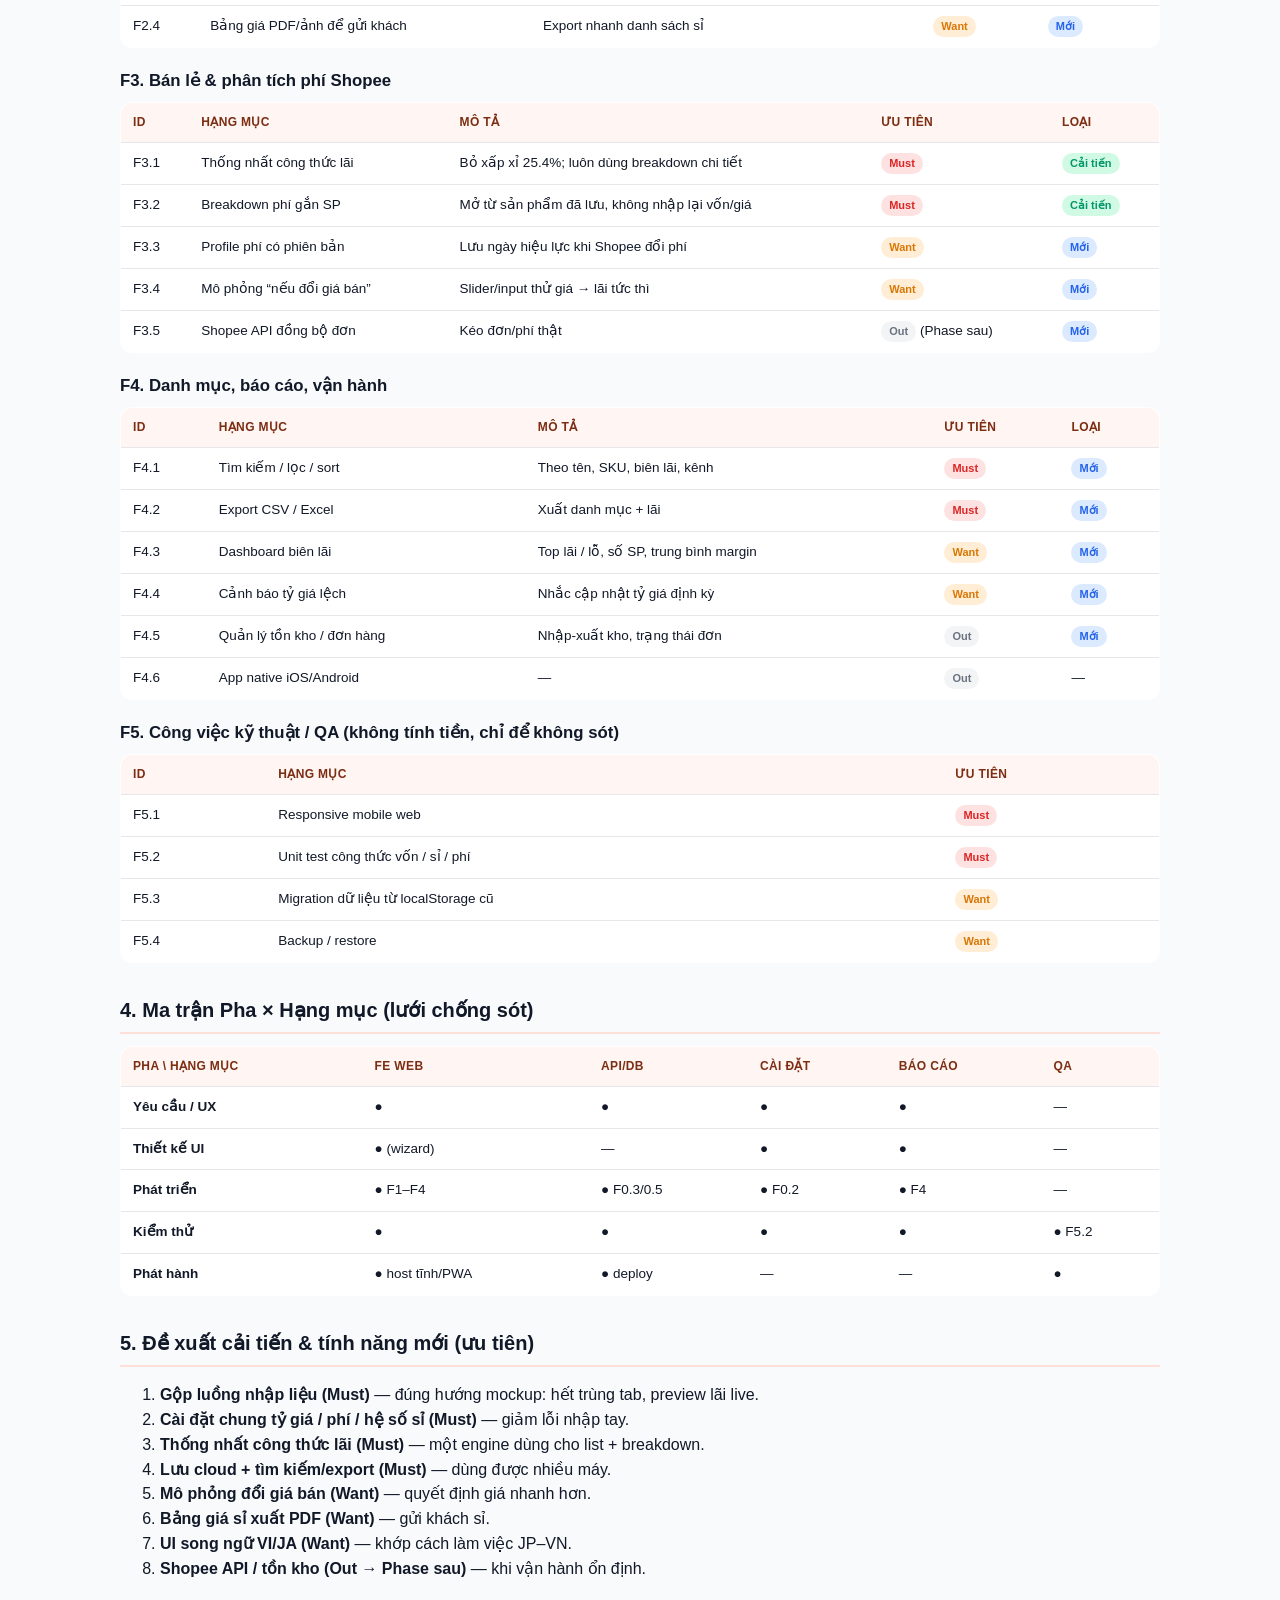
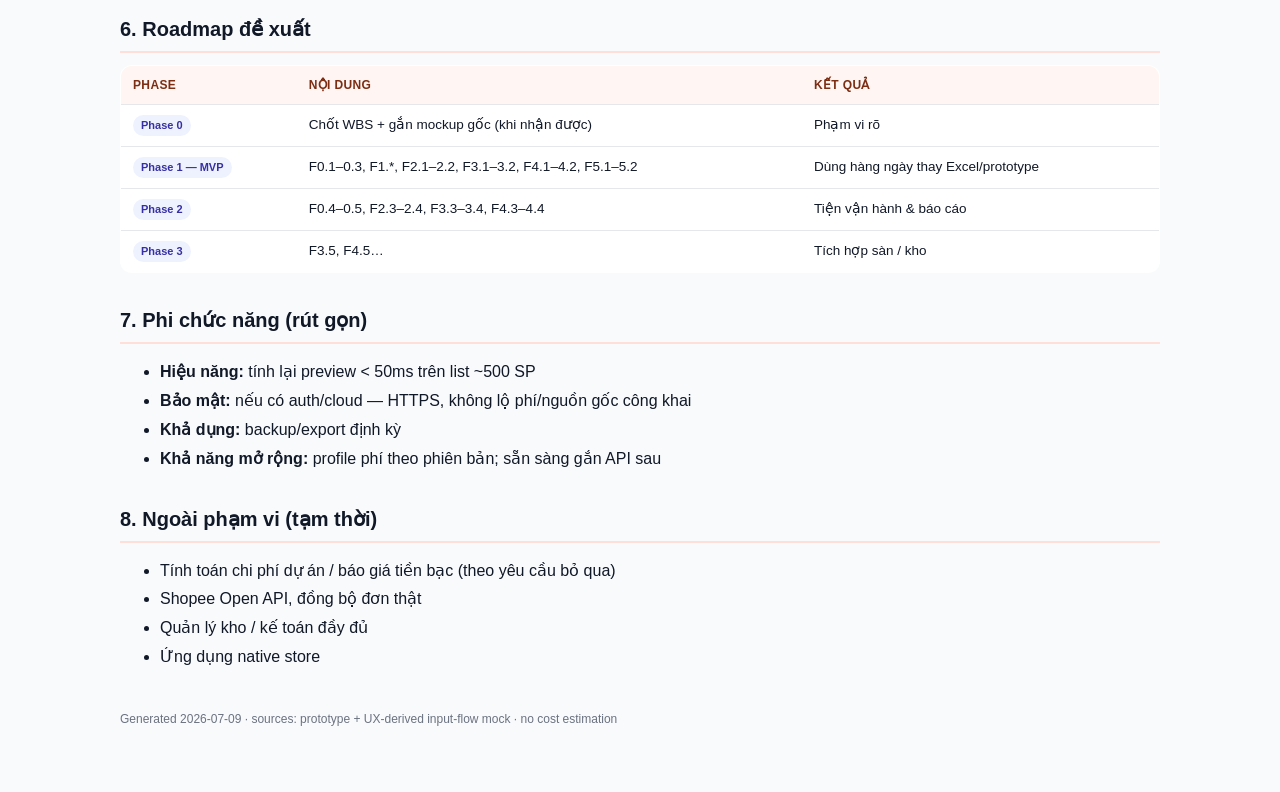
<file: docs/wbs_and_improvements.html>
<!DOCTYPE html>
<html lang="vi">
<head>
  <meta charset="UTF-8" />
  <meta name="viewport" content="width=device-width, initial-scale=1" />
  <title>WBS & Đề xuất cải tiến — Lipstickk Store / 機能分解と改善提案</title>
  <style>
    :root {
      --shopee: #ee4d2d;
      --ink: #111827;
      --muted: #6b7280;
      --line: #e5e7eb;
      --bg: #f8fafc;
      --must: #dc2626;
      --want: #d97706;
      --out: #6b7280;
      --new: #2563eb;
      --imp: #059669;
    }
    * { box-sizing: border-box; }
    body {
      margin: 0;
      font-family: "Segoe UI", "Noto Sans JP", "Noto Sans", sans-serif;
      background:
        radial-gradient(1200px 500px at 10% -10%, #ffe4e6 0%, transparent 55%),
        radial-gradient(900px 400px at 100% 0%, #e0e7ff 0%, transparent 50%),
        var(--bg);
      color: var(--ink);
      line-height: 1.55;
    }
    .topbar {
      position: sticky; top: 0; z-index: 30;
      display: flex; flex-wrap: wrap; gap: 10px; align-items: center; justify-content: space-between;
      padding: 12px 20px;
      background: rgba(255,255,255,.94);
      border-bottom: 1px solid var(--line);
      backdrop-filter: blur(8px);
    }
    .brand { font-weight: 800; color: var(--shopee); }
    .actions { display: flex; gap: 8px; flex-wrap: wrap; }
    .actions a, .actions button {
      text-decoration: none; color: inherit; border: 1px solid var(--line);
      background: #fff; border-radius: 8px; padding: 8px 12px; font-size: 13px; font-weight: 650; cursor: pointer;
    }
    .actions button.active { background: var(--shopee); color: #fff; border-color: var(--shopee); }
    .wrap { max-width: 1080px; margin: 0 auto; padding: 24px 20px 64px; }
    h1 { font-size: clamp(1.5rem, 2.5vw, 2rem); margin: 0 0 8px; }
    h2 { font-size: 1.25rem; margin: 32px 0 12px; padding-bottom: 6px; border-bottom: 2px solid #ffe0d8; }
    h3 { font-size: 1.05rem; margin: 20px 0 8px; }
    .lead { color: var(--muted); margin-bottom: 18px; }
    .callout {
      background: #fff7ed; border: 1px solid #fed7aa; border-radius: 12px;
      padding: 14px 16px; margin: 16px 0; font-size: 14px;
    }
    .grid-cards {
      display: grid; grid-template-columns: repeat(auto-fit, minmax(220px, 1fr)); gap: 12px; margin: 16px 0;
    }
    .card {
      background: #fff; border: 1px solid var(--line); border-radius: 12px; padding: 14px;
    }
    .card b { display: block; margin-bottom: 4px; }
    .card span { color: var(--muted); font-size: 13px; }
    table {
      width: 100%; border-collapse: collapse; background: #fff;
      border: 1px solid var(--line); border-radius: 12px; overflow: hidden; font-size: 13.5px;
    }
    th, td { border-bottom: 1px solid var(--line); padding: 10px 12px; text-align: left; vertical-align: top; }
    th { background: #fff5f2; font-size: 12px; text-transform: uppercase; letter-spacing: .03em; color: #7c2d12; }
    tr:last-child td { border-bottom: none; }
    .tag {
      display: inline-block; font-size: 11px; font-weight: 700; padding: 2px 8px;
      border-radius: 999px; white-space: nowrap;
    }
    .must { background: #fee2e2; color: var(--must); }
    .want { background: #ffedd5; color: var(--want); }
    .out { background: #f3f4f6; color: var(--out); }
    .new { background: #dbeafe; color: var(--new); }
    .imp { background: #d1fae5; color: var(--imp); }
    .phase { background: #eef2ff; color: #3730a3; }
    .toc a { color: #1d4ed8; text-decoration: none; }
    .toc li { margin: 4px 0; }
    .mock-frame {
      border: 1px solid var(--line); border-radius: 14px; overflow: hidden;
      background: #fff; margin: 12px 0 8px;
    }
    .mock-frame iframe { width: 100%; height: 720px; border: 0; display: block; background: #f3f4f6; }
    .mock-actions { display: flex; gap: 8px; flex-wrap: wrap; margin-bottom: 24px; }
    .lang-block { display: none; }
    .lang-block.show { display: block; }
    code { background: #f3f4f6; padding: 1px 6px; border-radius: 4px; font-size: 12px; }
    ul.compact li { margin: 4px 0; }
    .matrix td:first-child { font-weight: 700; white-space: nowrap; }
    .dot { width: 10px; height: 10px; border-radius: 50%; display: inline-block; background: var(--shopee); }
    footer { margin-top: 40px; color: var(--muted); font-size: 12px; }
  </style>
</head>
<body>
  <div class="topbar">
    <div class="brand">Lipstickk Store · WBS & Improvements</div>
    <div class="actions">
      <button type="button" id="btn-vi" class="active" onclick="setLang('vi')">Tiếng Việt</button>
      <button type="button" id="btn-ja" onclick="setLang('ja')">日本語</button>
      <a href="./mockups/input_flow_optimized.html" target="_blank" rel="noopener">Mockup</a>
      <a href="./source_materials/lipstickk_store_index.html" target="_blank" rel="noopener">Prototype AS-IS</a>
    </div>
  </div>

  <div class="wrap">
    <!-- ========== VIETNAMESE ========== -->
    <div id="lang-vi" class="lang-block show">
      <h1>Phân rã tính năng (WBS) & Đề xuất cải tiến</h1>
      <p class="lead">Tài liệu tập trung vào <strong>WBS</strong> và <strong>cải tiến / tính năng mới</strong>. Đã bỏ qua các bước tính chi phí / tiền bạc theo yêu cầu.</p>

      <div class="callout">
        <strong>Nguồn đầu vào:</strong> Prototype hiện tại (<code>docs/source_materials/lipstickk_store_index.html</code>).
        Phần “thông tin đầu vào” và mockup gốc trong tin nhắn chưa vào được môi trường (nội dung trống / file chưa đính kèm).
        Mockup bên dưới là <em>bản tham chiếu tối ưu luồng nhập liệu</em> do AI dựng từ phân tích UX; khi bạn gửi lại mockup gốc sẽ gắn kèm / thay thế.
      </div>

      <div class="grid-cards">
        <div class="card"><b>AS-IS</b><span>1 file HTML, 3 tab, localStorage, không auth/API</span></div>
        <div class="card"><b>Mục tiêu tài liệu</b><span>WBS chi tiết + roadmap cải tiến (Must/Want/Out)</span></div>
        <div class="card"><b>Ngôn ngữ</b><span>VI ⇄ JA (nút góc trên)</span></div>
        <div class="card"><b>Mockup</b><span>Wizard nhập liệu 1 form, preview lãi realtime</span></div>
      </div>

      <h2 id="vi-toc">Mục lục</h2>
      <ol class="toc">
        <li><a href="#vi-asis">1. Hiện trạng (AS-IS)</a></li>
        <li><a href="#vi-mock">2. Mockup tối ưu luồng nhập liệu</a></li>
        <li><a href="#vi-wbs">3. WBS chi tiết (Must / Want / Out)</a></li>
        <li><a href="#vi-matrix">4. Ma trận Pha × Hạng mục</a></li>
        <li><a href="#vi-improve">5. Đề xuất cải tiến & tính năng mới</a></li>
        <li><a href="#vi-roadmap">6. Roadmap Phase</a></li>
        <li><a href="#vi-nfr">7. Phi chức năng (checklist rút gọn)</a></li>
        <li><a href="#vi-out">8. Ngoài phạm vi</a></li>
      </ol>

      <h2 id="vi-asis">1. Hiện trạng (AS-IS)</h2>
      <table>
        <thead><tr><th>Module</th><th>Chức năng đã có</th><th>Hạn chế chính</th></tr></thead>
        <tbody>
          <tr>
            <td>Quản lý giá sỉ</td>
            <td>Nhập tên, ảnh, JPY, tỷ giá, ship, đóng gói → 3 mức sỉ (hệ số 1.17 / 1.136 / 1.102) → lưu danh sách</td>
            <td>Tỷ giá/ship nhập lại mỗi lần; không sửa bản ghi; không SKU</td>
          </tr>
          <tr>
            <td>Quản lý bán lẻ</td>
            <td>Tên, vốn VND, giá Shopee → lãi xấp xỉ (trừ 25.4%)</td>
            <td>Công thức khác tab phân tích chi tiết; dễ lệch số</td>
          </tr>
          <tr>
            <td>Phân tích phí chi tiết</td>
            <td>Phí cố định 14%, hạ tầng 3k, VX 4%, TT ~4.9%, GTGT 1%, TNCN 0.5%</td>
            <td>Không gắn với sản phẩm đã lưu; hard-code phí; không lưu lịch sử</td>
          </tr>
          <tr>
            <td>Kỹ thuật</td>
            <td>HTML/CSS/JS thuần, <code>localStorage</code></td>
            <td>Mất dữ liệu khi đổi máy/xoá cache; không đa người dùng; UI 3 tab trùng nhập</td>
          </tr>
        </tbody>
      </table>

      <h2 id="vi-mock">2. Mockup tối ưu luồng nhập liệu</h2>
      <p>Gộp 3 tab thành <strong>1 wizard / 1 master sản phẩm</strong>: thông tin SP → chi phí & giá → xác nhận. Tỷ giá & gói phí lấy từ cài đặt chung; preview lãi realtime.</p>
      <div class="mock-frame">
        <iframe title="Input flow mockup" src="./mockups/input_flow_optimized.html" loading="lazy"></iframe>
      </div>
      <div class="mock-actions">
        <a href="./mockups/input_flow_optimized.html" target="_blank" rel="noopener">Mở mockup full-screen</a>
        <a href="./source_materials/lipstickk_store_index.html" target="_blank" rel="noopener">So sánh với prototype AS-IS</a>
      </div>
      <table>
        <thead><tr><th>AS-IS</th><th>TO-BE (mock)</th></tr></thead>
        <tbody>
          <tr><td>3 tab nhập riêng, trùng tên/giá</td><td>1 form thống nhất, lưu 1 lần → sỉ + lẻ</td></tr>
          <tr><td>Tỷ giá & phí nhập mỗi lần</td><td>Cài đặt chung + chọn “gói phí sàn”</td></tr>
          <tr><td>Chỉ thấy lãi sau khi bấm tính</td><td>Preview live khi gõ</td></tr>
          <tr><td>localStorage theo trình duyệt</td><td>Sẵn sàng lưu cloud / đồng bộ (Phase 1+)</td></tr>
        </tbody>
      </table>

      <h2 id="vi-wbs">3. WBS chi tiết</h2>
      <p>Chú thích ưu tiên: <span class="tag must">Must</span> bắt buộc · <span class="tag want">Want</span> nên có · <span class="tag out">Out</span> ngoài phạm vi · <span class="tag imp">Cải tiến</span> · <span class="tag new">Mới</span></p>

      <h3>F0. Nền tảng & cấu trúc dữ liệu</h3>
      <table>
        <thead><tr><th>ID</th><th>Hạng mục</th><th>Mô tả</th><th>Ưu tiên</th><th>Loại</th></tr></thead>
        <tbody>
          <tr><td>F0.1</td><td>Mô hình Product master</td><td>1 sản phẩm = tên, ảnh, SKU, kênh, vốn, giá, hệ số sỉ, gói phí</td><td><span class="tag must">Must</span></td><td><span class="tag imp">Cải tiến</span></td></tr>
          <tr><td>F0.2</td><td>Cài đặt chung</td><td>Tỷ giá mặc định, ship/pack mặc định, hệ số sỉ, profile phí Shopee</td><td><span class="tag must">Must</span></td><td><span class="tag new">Mới</span></td></tr>
          <tr><td>F0.3</td><td>Lưu trữ bền vững</td><td>Thay/ bổ sung localStorage bằng cloud DB (hoặc export/import file tối thiểu)</td><td><span class="tag must">Must</span></td><td><span class="tag new">Mới</span></td></tr>
          <tr><td>F0.4</td><td>Đa ngôn ngữ UI VI/JA</td><td>Toggle ngôn ngữ giao diện (theo yêu cầu tài liệu)</td><td><span class="tag want">Want</span></td><td><span class="tag new">Mới</span></td></tr>
          <tr><td>F0.5</td><td>Auth cơ bản</td><td>Đăng nhập 1–vài user cửa hàng</td><td><span class="tag want">Want</span></td><td><span class="tag new">Mới</span></td></tr>
        </tbody>
      </table>

      <h3>F1. Wizard nhập liệu (theo mockup)</h3>
      <table>
        <thead><tr><th>ID</th><th>Hạng mục</th><th>Mô tả</th><th>Ưu tiên</th><th>Loại</th></tr></thead>
        <tbody>
          <tr><td>F1.1</td><td>Bước 1 — Thông tin SP</td><td>Tên, ảnh (nén), SKU, kênh bán</td><td><span class="tag must">Must</span></td><td><span class="tag imp">Cải tiến</span></td></tr>
          <tr><td>F1.2</td><td>Bước 2 — Chi phí & giá</td><td>Mode nhập khẩu JPY / nội địa VND; ship; pack; giá bán; chọn profile phí; chỉnh hệ số sỉ</td><td><span class="tag must">Must</span></td><td><span class="tag imp">Cải tiến</span></td></tr>
          <tr><td>F1.3</td><td>Preview lãi realtime</td><td>Vốn, 3 mức sỉ, thực nhận, lãi — cập nhật khi gõ</td><td><span class="tag must">Must</span></td><td><span class="tag new">Mới</span></td></tr>
          <tr><td>F1.4</td><td>Bước 3 — Xác nhận & lưu 1 lần</td><td>Tạo đồng thời bản ghi phục vụ sỉ + lẻ + sẵn sàng mở breakdown phí</td><td><span class="tag must">Must</span></td><td><span class="tag imp">Cải tiến</span></td></tr>
          <tr><td>F1.5</td><td>Sửa / xoá / nhân bản SP</td><td>CRUD đầy đủ (AS-IS chỉ thêm/xoá)</td><td><span class="tag must">Must</span></td><td><span class="tag imp">Cải tiến</span></td></tr>
          <tr><td>F1.6</td><td>Validate & làm tròn</td><td>Bắt buộc trường; làm tròn 1.000đ; cảnh báo lãi âm</td><td><span class="tag must">Must</span></td><td><span class="tag new">Mới</span></td></tr>
        </tbody>
      </table>

      <h3>F2. Giá sỉ</h3>
      <table>
        <thead><tr><th>ID</th><th>Hạng mục</th><th>Mô tả</th><th>Ưu tiên</th><th>Loại</th></tr></thead>
        <tbody>
          <tr><td>F2.1</td><td>Công thức 3 bậc (giữ logic cũ)</td><td><code>round((vốn × hệ số)/0.98, 1000)</code></td><td><span class="tag must">Must</span></td><td>Giữ</td></tr>
          <tr><td>F2.2</td><td>Bảng danh sách sỉ</td><td>Ảnh, tên, vốn, 3 giá + lãi, tìm kiếm</td><td><span class="tag must">Must</span></td><td><span class="tag imp">Cải tiến</span></td></tr>
          <tr><td>F2.3</td><td>Tuỳ biến bậc / hệ số theo SP</td><td>Override hệ số từng sản phẩm</td><td><span class="tag want">Want</span></td><td><span class="tag new">Mới</span></td></tr>
          <tr><td>F2.4</td><td>Bảng giá PDF/ảnh để gửi khách</td><td>Export nhanh danh sách sỉ</td><td><span class="tag want">Want</span></td><td><span class="tag new">Mới</span></td></tr>
        </tbody>
      </table>

      <h3>F3. Bán lẻ & phân tích phí Shopee</h3>
      <table>
        <thead><tr><th>ID</th><th>Hạng mục</th><th>Mô tả</th><th>Ưu tiên</th><th>Loại</th></tr></thead>
        <tbody>
          <tr><td>F3.1</td><td>Thống nhất công thức lãi</td><td>Bỏ xấp xỉ 25.4%; luôn dùng breakdown chi tiết</td><td><span class="tag must">Must</span></td><td><span class="tag imp">Cải tiến</span></td></tr>
          <tr><td>F3.2</td><td>Breakdown phí gắn SP</td><td>Mở từ sản phẩm đã lưu, không nhập lại vốn/giá</td><td><span class="tag must">Must</span></td><td><span class="tag imp">Cải tiến</span></td></tr>
          <tr><td>F3.3</td><td>Profile phí có phiên bản</td><td>Lưu ngày hiệu lực khi Shopee đổi phí</td><td><span class="tag want">Want</span></td><td><span class="tag new">Mới</span></td></tr>
          <tr><td>F3.4</td><td>Mô phỏng “nếu đổi giá bán”</td><td>Slider/input thử giá → lãi tức thì</td><td><span class="tag want">Want</span></td><td><span class="tag new">Mới</span></td></tr>
          <tr><td>F3.5</td><td>Shopee API đồng bộ đơn</td><td>Kéo đơn/phí thật</td><td><span class="tag out">Out</span> (Phase sau)</td><td><span class="tag new">Mới</span></td></tr>
        </tbody>
      </table>

      <h3>F4. Danh mục, báo cáo, vận hành</h3>
      <table>
        <thead><tr><th>ID</th><th>Hạng mục</th><th>Mô tả</th><th>Ưu tiên</th><th>Loại</th></tr></thead>
        <tbody>
          <tr><td>F4.1</td><td>Tìm kiếm / lọc / sort</td><td>Theo tên, SKU, biên lãi, kênh</td><td><span class="tag must">Must</span></td><td><span class="tag new">Mới</span></td></tr>
          <tr><td>F4.2</td><td>Export CSV / Excel</td><td>Xuất danh mục + lãi</td><td><span class="tag must">Must</span></td><td><span class="tag new">Mới</span></td></tr>
          <tr><td>F4.3</td><td>Dashboard biên lãi</td><td>Top lãi / lỗ, số SP, trung bình margin</td><td><span class="tag want">Want</span></td><td><span class="tag new">Mới</span></td></tr>
          <tr><td>F4.4</td><td>Cảnh báo tỷ giá lệch</td><td>Nhắc cập nhật tỷ giá định kỳ</td><td><span class="tag want">Want</span></td><td><span class="tag new">Mới</span></td></tr>
          <tr><td>F4.5</td><td>Quản lý tồn kho / đơn hàng</td><td>Nhập-xuất kho, trạng thái đơn</td><td><span class="tag out">Out</span></td><td><span class="tag new">Mới</span></td></tr>
          <tr><td>F4.6</td><td>App native iOS/Android</td><td>—</td><td><span class="tag out">Out</span></td><td>—</td></tr>
        </tbody>
      </table>

      <h3>F5. Công việc kỹ thuật / QA (không tính tiền, chỉ để không sót)</h3>
      <table>
        <thead><tr><th>ID</th><th>Hạng mục</th><th>Ưu tiên</th></tr></thead>
        <tbody>
          <tr><td>F5.1</td><td>Responsive mobile web</td><td><span class="tag must">Must</span></td></tr>
          <tr><td>F5.2</td><td>Unit test công thức vốn / sỉ / phí</td><td><span class="tag must">Must</span></td></tr>
          <tr><td>F5.3</td><td>Migration dữ liệu từ localStorage cũ</td><td><span class="tag want">Want</span></td></tr>
          <tr><td>F5.4</td><td>Backup / restore</td><td><span class="tag want">Want</span></td></tr>
        </tbody>
      </table>

      <h2 id="vi-matrix">4. Ma trận Pha × Hạng mục (lưới chống sót)</h2>
      <table class="matrix">
        <thead>
          <tr>
            <th>Pha \ Hạng mục</th>
            <th>FE Web</th>
            <th>API/DB</th>
            <th>Cài đặt</th>
            <th>Báo cáo</th>
            <th>QA</th>
          </tr>
        </thead>
        <tbody>
          <tr><td>Yêu cầu / UX</td><td>●</td><td>●</td><td>●</td><td>●</td><td>—</td></tr>
          <tr><td>Thiết kế UI</td><td>● (wizard)</td><td>—</td><td>●</td><td>●</td><td>—</td></tr>
          <tr><td>Phát triển</td><td>● F1–F4</td><td>● F0.3/0.5</td><td>● F0.2</td><td>● F4</td><td>—</td></tr>
          <tr><td>Kiểm thử</td><td>●</td><td>●</td><td>●</td><td>●</td><td>● F5.2</td></tr>
          <tr><td>Phát hành</td><td>● host tĩnh/PWA</td><td>● deploy</td><td>—</td><td>—</td><td>●</td></tr>
        </tbody>
      </table>

      <h2 id="vi-improve">5. Đề xuất cải tiến & tính năng mới (ưu tiên)</h2>
      <ol>
        <li><strong>Gộp luồng nhập liệu (Must)</strong> — đúng hướng mockup: hết trùng tab, preview lãi live.</li>
        <li><strong>Cài đặt chung tỷ giá / phí / hệ số sỉ (Must)</strong> — giảm lỗi nhập tay.</li>
        <li><strong>Thống nhất công thức lãi (Must)</strong> — một engine dùng cho list + breakdown.</li>
        <li><strong>Lưu cloud + tìm kiếm/export (Must)</strong> — dùng được nhiều máy.</li>
        <li><strong>Mô phỏng đổi giá bán (Want)</strong> — quyết định giá nhanh hơn.</li>
        <li><strong>Bảng giá sỉ xuất PDF (Want)</strong> — gửi khách sỉ.</li>
        <li><strong>UI song ngữ VI/JA (Want)</strong> — khớp cách làm việc JP–VN.</li>
        <li><strong>Shopee API / tồn kho (Out → Phase sau)</strong> — khi vận hành ổn định.</li>
      </ol>

      <h2 id="vi-roadmap">6. Roadmap đề xuất</h2>
      <table>
        <thead><tr><th>Phase</th><th>Nội dung</th><th>Kết quả</th></tr></thead>
        <tbody>
          <tr><td><span class="tag phase">Phase 0</span></td><td>Chốt WBS + gắn mockup gốc (khi nhận được)</td><td>Phạm vi rõ</td></tr>
          <tr><td><span class="tag phase">Phase 1 — MVP</span></td><td>F0.1–0.3, F1.*, F2.1–2.2, F3.1–3.2, F4.1–4.2, F5.1–5.2</td><td>Dùng hàng ngày thay Excel/prototype</td></tr>
          <tr><td><span class="tag phase">Phase 2</span></td><td>F0.4–0.5, F2.3–2.4, F3.3–3.4, F4.3–4.4</td><td>Tiện vận hành & báo cáo</td></tr>
          <tr><td><span class="tag phase">Phase 3</span></td><td>F3.5, F4.5…</td><td>Tích hợp sàn / kho</td></tr>
        </tbody>
      </table>

      <h2 id="vi-nfr">7. Phi chức năng (rút gọn)</h2>
      <ul class="compact">
        <li><strong>Hiệu năng:</strong> tính lại preview &lt; 50ms trên list ~500 SP</li>
        <li><strong>Bảo mật:</strong> nếu có auth/cloud — HTTPS, không lộ phí/nguồn gốc công khai</li>
        <li><strong>Khả dụng:</strong> backup/export định kỳ</li>
        <li><strong>Khả năng mở rộng:</strong> profile phí theo phiên bản; sẵn sàng gắn API sau</li>
      </ul>

      <h2 id="vi-out">8. Ngoài phạm vi (tạm thời)</h2>
      <ul class="compact">
        <li>Tính toán chi phí dự án / báo giá tiền bạc (theo yêu cầu bỏ qua)</li>
        <li>Shopee Open API, đồng bộ đơn thật</li>
        <li>Quản lý kho / kế toán đầy đủ</li>
        <li>Ứng dụng native store</li>
      </ul>
    </div>

    <!-- ========== JAPANESE ========== -->
    <div id="lang-ja" class="lang-block">
      <h1>機能分解（WBS）と改善・新機能提案</h1>
      <p class="lead">本ドキュメントは<strong>WBS</strong>と<strong>改善／新機能提案</strong>に限定します。コスト・金額算出ステップは依頼によりスキップしています。</p>

      <div class="callout">
        <strong>インプット:</strong> 現行プロトタイプ（<code>docs/source_materials/lipstickk_store_index.html</code>）。
        メッセージ内の「案件インプット本文」と原本モックは環境未着（本文空欄／ファイル未添付）でした。
        下記モックはUX分析に基づく<em>参照モック（入力フロー最適化）</em>です。原本受領後に差し替え／併記します。
      </div>

      <div class="grid-cards">
        <div class="card"><b>AS-IS</b><span>単一HTML・3タブ・localStorage・認証/APIなし</span></div>
        <div class="card"><b>本資料の目的</b><span>詳細WBS + 改善ロードマップ（Must/Want/Out）</span></div>
        <div class="card"><b>言語</b><span>VI ⇄ JA（上部ボタン）</span></div>
        <div class="card"><b>モック</b><span>1フォームの入力ウィザード＋利益ライブプレビュー</span></div>
      </div>

      <h2 id="ja-toc">目次</h2>
      <ol class="toc">
        <li><a href="#ja-asis">1. 現状（AS-IS）</a></li>
        <li><a href="#ja-mock">2. 入力フロー最適化モック</a></li>
        <li><a href="#ja-wbs">3. 詳細WBS（Must / Want / Out）</a></li>
        <li><a href="#ja-matrix">4. フェーズ×カテゴリ行列</a></li>
        <li><a href="#ja-improve">5. 改善・新機能提案</a></li>
        <li><a href="#ja-roadmap">6. ロードマップ</a></li>
        <li><a href="#ja-nfr">7. 非機能（要約）</a></li>
        <li><a href="#ja-out">8. 対象外</a></li>
      </ol>

      <h2 id="ja-asis">1. 現状（AS-IS）</h2>
      <table>
        <thead><tr><th>モジュール</th><th>既存機能</th><th>主な課題</th></tr></thead>
        <tbody>
          <tr>
            <td>卸価格管理</td>
            <td>名称・画像・JPY・為替・送料・梱包 → 卸3段階（係数1.17/1.136/1.102）→一覧保存</td>
            <td>為替等を毎回入力、編集不可、SKUなし</td>
          </tr>
          <tr>
            <td>小売管理</td>
            <td>名称・原価VND・Shopee売価 → 利益概算（25.4%控除）</td>
            <td>詳細分析タブと計算式が不一致</td>
          </tr>
          <tr>
            <td>手数料詳細分析</td>
            <td>固定14%・インフラ3k・VX4%・決済~4.9%・GTGT1%・TNCN0.5%</td>
            <td>保存商品と非連携、料率ハードコード、履歴なし</td>
          </tr>
          <tr>
            <td>技術</td>
            <td>素のHTML/CSS/JS、<code>localStorage</code></td>
            <td>端末依存、マルチユーザー不可、3タブで入力重複</td>
          </tr>
        </tbody>
      </table>

      <h2 id="ja-mock">2. 入力フロー最適化モック</h2>
      <p>3タブを<strong>1ウィザード／1商品マスタ</strong>に統合。共通設定の為替・手数料プロファイル、利益のリアルタイムプレビュー。</p>
      <div class="mock-frame">
        <iframe title="Input flow mockup JA" src="./mockups/input_flow_optimized.html" loading="lazy"></iframe>
      </div>
      <div class="mock-actions">
        <a href="./mockups/input_flow_optimized.html" target="_blank" rel="noopener">モックを全画面で開く</a>
        <a href="./source_materials/lipstickk_store_index.html" target="_blank" rel="noopener">AS-ISプロトタイプと比較</a>
      </div>
      <table>
        <thead><tr><th>AS-IS</th><th>TO-BE（モック）</th></tr></thead>
        <tbody>
          <tr><td>3タブで別入力、名称・価格が重複</td><td>1フォームで保存1回→卸＋小売</td></tr>
          <tr><td>為替・手数料を毎回入力</td><td>共通設定＋手数料プロファイル選択</td></tr>
          <tr><td>計算ボタン後にしか利益が見えない</td><td>入力のたびにライブ表示</td></tr>
          <tr><td>ブラウザlocalStorageのみ</td><td>クラウド保存・同期を前提（Phase1+）</td></tr>
        </tbody>
      </table>

      <h2 id="ja-wbs">3. 詳細WBS</h2>
      <p>凡例: <span class="tag must">Must</span>必須 · <span class="tag want">Want</span>あると良い · <span class="tag out">Out</span>対象外 · <span class="tag imp">改善</span> · <span class="tag new">新規</span></p>

      <h3>F0. 基盤・データモデル</h3>
      <table>
        <thead><tr><th>ID</th><th>項目</th><th>概要</th><th>優先</th><th>種別</th></tr></thead>
        <tbody>
          <tr><td>F0.1</td><td>Productマスタ</td><td>1商品＝名称・画像・SKU・チャネル・原価・売価・卸係数・手数料プロファイル</td><td><span class="tag must">Must</span></td><td><span class="tag imp">改善</span></td></tr>
          <tr><td>F0.2</td><td>共通設定</td><td>デフォルト為替・送料/梱包・卸係数・Shopee手数料プロファイル</td><td><span class="tag must">Must</span></td><td><span class="tag new">新規</span></td></tr>
          <tr><td>F0.3</td><td>永続化</td><td>localStorageの置換／併用（クラウドDB、または最低限のexport/import）</td><td><span class="tag must">Must</span></td><td><span class="tag new">新規</span></td></tr>
          <tr><td>F0.4</td><td>UI多言語 VI/JA</td><td>画面言語トグル</td><td><span class="tag want">Want</span></td><td><span class="tag new">新規</span></td></tr>
          <tr><td>F0.5</td><td>基本認証</td><td>店舗の1〜数ユーザーログイン</td><td><span class="tag want">Want</span></td><td><span class="tag new">新規</span></td></tr>
        </tbody>
      </table>

      <h3>F1. 入力ウィザード（モック準拠）</h3>
      <table>
        <thead><tr><th>ID</th><th>項目</th><th>概要</th><th>優先</th><th>種別</th></tr></thead>
        <tbody>
          <tr><td>F1.1</td><td>Step1 商品情報</td><td>名称・画像（圧縮）・SKU・販売チャネル</td><td><span class="tag must">Must</span></td><td><span class="tag imp">改善</span></td></tr>
          <tr><td>F1.2</td><td>Step2 原価と価格</td><td>輸入JPY／国内VND、送料、梱包、売価、手数料プロファイル、卸係数</td><td><span class="tag must">Must</span></td><td><span class="tag imp">改善</span></td></tr>
          <tr><td>F1.3</td><td>利益ライブプレビュー</td><td>原価・卸3段階・実受取・利益を入力即反映</td><td><span class="tag must">Must</span></td><td><span class="tag new">新規</span></td></tr>
          <tr><td>F1.4</td><td>Step3 確認＆一括保存</td><td>卸・小売レコードを同時作成、手数料詳細へ遷移可能</td><td><span class="tag must">Must</span></td><td><span class="tag imp">改善</span></td></tr>
          <tr><td>F1.5</td><td>編集／削除／複製</td><td>CRUD（現行は追加・削除のみ）</td><td><span class="tag must">Must</span></td><td><span class="tag imp">改善</span></td></tr>
          <tr><td>F1.6</td><td>バリデーション＆丸め</td><td>必須チェック、1,000đ丸め、赤字警告</td><td><span class="tag must">Must</span></td><td><span class="tag new">新規</span></td></tr>
        </tbody>
      </table>

      <h3>F2. 卸価格</h3>
      <table>
        <thead><tr><th>ID</th><th>項目</th><th>概要</th><th>優先</th><th>種別</th></tr></thead>
        <tbody>
          <tr><td>F2.1</td><td>3段階計算（現行ロジック維持）</td><td><code>round((原価×係数)/0.98, 1000)</code></td><td><span class="tag must">Must</span></td><td>維持</td></tr>
          <tr><td>F2.2</td><td>卸一覧</td><td>画像・名称・原価・3価格＋利益・検索</td><td><span class="tag must">Must</span></td><td><span class="tag imp">改善</span></td></tr>
          <tr><td>F2.3</td><td>商品別係数オーバーライド</td><td>商品ごとに係数変更</td><td><span class="tag want">Want</span></td><td><span class="tag new">新規</span></td></tr>
          <tr><td>F2.4</td><td>卸価格表のPDF/画像出力</td><td>顧客送付用</td><td><span class="tag want">Want</span></td><td><span class="tag new">新規</span></td></tr>
        </tbody>
      </table>

      <h3>F3. 小売＆Shopee手数料分析</h3>
      <table>
        <thead><tr><th>ID</th><th>項目</th><th>概要</th><th>優先</th><th>種別</th></tr></thead>
        <tbody>
          <tr><td>F3.1</td><td>利益計算式の統一</td><td>25.4%概算を廃止し、詳細内訳エンジンに一本化</td><td><span class="tag must">Must</span></td><td><span class="tag imp">改善</span></td></tr>
          <tr><td>F3.2</td><td>商品連動の内訳表示</td><td>保存済み商品から原価・売価を引き継ぎ</td><td><span class="tag must">Must</span></td><td><span class="tag imp">改善</span></td></tr>
          <tr><td>F3.3</td><td>手数料プロファイルの版管理</td><td>料率改定日を保持</td><td><span class="tag want">Want</span></td><td><span class="tag new">新規</span></td></tr>
          <tr><td>F3.4</td><td>売価シミュレーション</td><td>売価を動かして利益を即確認</td><td><span class="tag want">Want</span></td><td><span class="tag new">新規</span></td></tr>
          <tr><td>F3.5</td><td>Shopee API連携</td><td>実注文・実手数料の同期</td><td><span class="tag out">Out</span>（後続）</td><td><span class="tag new">新規</span></td></tr>
        </tbody>
      </table>

      <h3>F4. カタログ・レポート・運用</h3>
      <table>
        <thead><tr><th>ID</th><th>項目</th><th>概要</th><th>優先</th><th>種別</th></tr></thead>
        <tbody>
          <tr><td>F4.1</td><td>検索／フィルタ／ソート</td><td>名称・SKU・粗利・チャネル</td><td><span class="tag must">Must</span></td><td><span class="tag new">新規</span></td></tr>
          <tr><td>F4.2</td><td>CSV/Excel出力</td><td>商品＋利益のエクスポート</td><td><span class="tag must">Must</span></td><td><span class="tag new">新規</span></td></tr>
          <tr><td>F4.3</td><td>粗利ダッシュボード</td><td>上位／赤字、平均マージン</td><td><span class="tag want">Want</span></td><td><span class="tag new">新規</span></td></tr>
          <tr><td>F4.4</td><td>為替更新リマインド</td><td>定期的な更新促し</td><td><span class="tag want">Want</span></td><td><span class="tag new">新規</span></td></tr>
          <tr><td>F4.5</td><td>在庫／受注管理</td><td>入出庫・注文ステータス</td><td><span class="tag out">Out</span></td><td><span class="tag new">新規</span></td></tr>
          <tr><td>F4.6</td><td>ネイティブアプリ</td><td>—</td><td><span class="tag out">Out</span></td><td>—</td></tr>
        </tbody>
      </table>

      <h3>F5. 技術・QA（金額なし・抜け漏れ防止）</h3>
      <table>
        <thead><tr><th>ID</th><th>項目</th><th>優先</th></tr></thead>
        <tbody>
          <tr><td>F5.1</td><td>モバイルWeb対応</td><td><span class="tag must">Must</span></td></tr>
          <tr><td>F5.2</td><td>原価／卸／手数料のユニットテスト</td><td><span class="tag must">Must</span></td></tr>
          <tr><td>F5.3</td><td>旧localStorageからの移行</td><td><span class="tag want">Want</span></td></tr>
          <tr><td>F5.4</td><td>バックアップ／リストア</td><td><span class="tag want">Want</span></td></tr>
        </tbody>
      </table>

      <h2 id="ja-matrix">4. フェーズ×カテゴリ行列</h2>
      <table class="matrix">
        <thead>
          <tr>
            <th>フェーズ \ カテゴリ</th>
            <th>FE Web</th>
            <th>API/DB</th>
            <th>設定</th>
            <th>レポート</th>
            <th>QA</th>
          </tr>
        </thead>
        <tbody>
          <tr><td>要件／UX</td><td>●</td><td>●</td><td>●</td><td>●</td><td>—</td></tr>
          <tr><td>UIデザイン</td><td>●（ウィザード）</td><td>—</td><td>●</td><td>●</td><td>—</td></tr>
          <tr><td>開発</td><td>● F1–F4</td><td>● F0.3/0.5</td><td>● F0.2</td><td>● F4</td><td>—</td></tr>
          <tr><td>テスト</td><td>●</td><td>●</td><td>●</td><td>●</td><td>● F5.2</td></tr>
          <tr><td>リリース</td><td>● 静的/PWA</td><td>● デプロイ</td><td>—</td><td>—</td><td>●</td></tr>
        </tbody>
      </table>

      <h2 id="ja-improve">5. 改善・新機能提案（優先順）</h2>
      <ol>
        <li><strong>入力フロー統合（Must）</strong> — モック方針：タブ重複解消、利益ライブ表示。</li>
        <li><strong>為替／手数料／卸係数の共通設定（Must）</strong> — 手入力ミス削減。</li>
        <li><strong>利益計算式の一本化（Must）</strong> — 一覧と内訳で同一エンジン。</li>
        <li><strong>クラウド保存＋検索／エクスポート（Must）</strong> — 複数端末利用。</li>
        <li><strong>売価シミュレーション（Want）</strong> — 価格決定を高速化。</li>
        <li><strong>卸価格表PDF（Want）</strong> — 卸先への共有。</li>
        <li><strong>UIのVI/JA切替（Want）</strong> — 日越協業に適合。</li>
        <li><strong>Shopee API／在庫（Out→後続）</strong> — 運用安定後。</li>
      </ol>

      <h2 id="ja-roadmap">6. ロードマップ案</h2>
      <table>
        <thead><tr><th>Phase</th><th>内容</th><th>成果</th></tr></thead>
        <tbody>
          <tr><td><span class="tag phase">Phase 0</span></td><td>WBS確定＋原本モック反映（受領後）</td><td>スコープ明確化</td></tr>
          <tr><td><span class="tag phase">Phase 1 — MVP</span></td><td>F0.1–0.3, F1.*, F2.1–2.2, F3.1–3.2, F4.1–4.2, F5.1–5.2</td><td>日常利用可能な置換</td></tr>
          <tr><td><span class="tag phase">Phase 2</span></td><td>F0.4–0.5, F2.3–2.4, F3.3–3.4, F4.3–4.4</td><td>運用・レポート強化</td></tr>
          <tr><td><span class="tag phase">Phase 3</span></td><td>F3.5, F4.5…</td><td>モール／在庫連携</td></tr>
        </tbody>
      </table>

      <h2 id="ja-nfr">7. 非機能（要約）</h2>
      <ul class="compact">
        <li><strong>性能:</strong> プレビュー再計算 &lt; 50ms（約500商品）</li>
        <li><strong>セキュリティ:</strong> 認証/クラウド時はHTTPS、料率・仕入情報の露出防止</li>
        <li><strong>可用性:</strong> 定期バックアップ／エクスポート</li>
        <li><strong>拡張性:</strong> 手数料プロファイルの版管理、将来のAPI接続余地</li>
      </ul>

      <h2 id="ja-out">8. 対象外（当面）</h2>
      <ul class="compact">
        <li>プロジェクト費用・金額見積（依頼によりスキップ）</li>
        <li>Shopee Open API・実注文同期</li>
        <li>本格在庫／会計</li>
        <li>ネイティブストアアプリ</li>
      </ul>
    </div>

    <footer>
      Generated 2026-07-09 · sources: prototype + UX-derived input-flow mock · no cost estimation
    </footer>
  </div>

  <script>
    function setLang(l) {
      document.getElementById('lang-vi').classList.toggle('show', l === 'vi');
      document.getElementById('lang-ja').classList.toggle('show', l === 'ja');
      document.getElementById('btn-vi').classList.toggle('active', l === 'vi');
      document.getElementById('btn-ja').classList.toggle('active', l === 'ja');
      document.documentElement.lang = l === 'ja' ? 'ja' : 'vi';
      try { localStorage.setItem('wbs_doc_lang', l); } catch (e) {}
    }
    try {
      const saved = localStorage.getItem('wbs_doc_lang');
      if (saved === 'ja' || saved === 'vi') setLang(saved);
    } catch (e) {}
  </script>
</body>
</html>
</file>
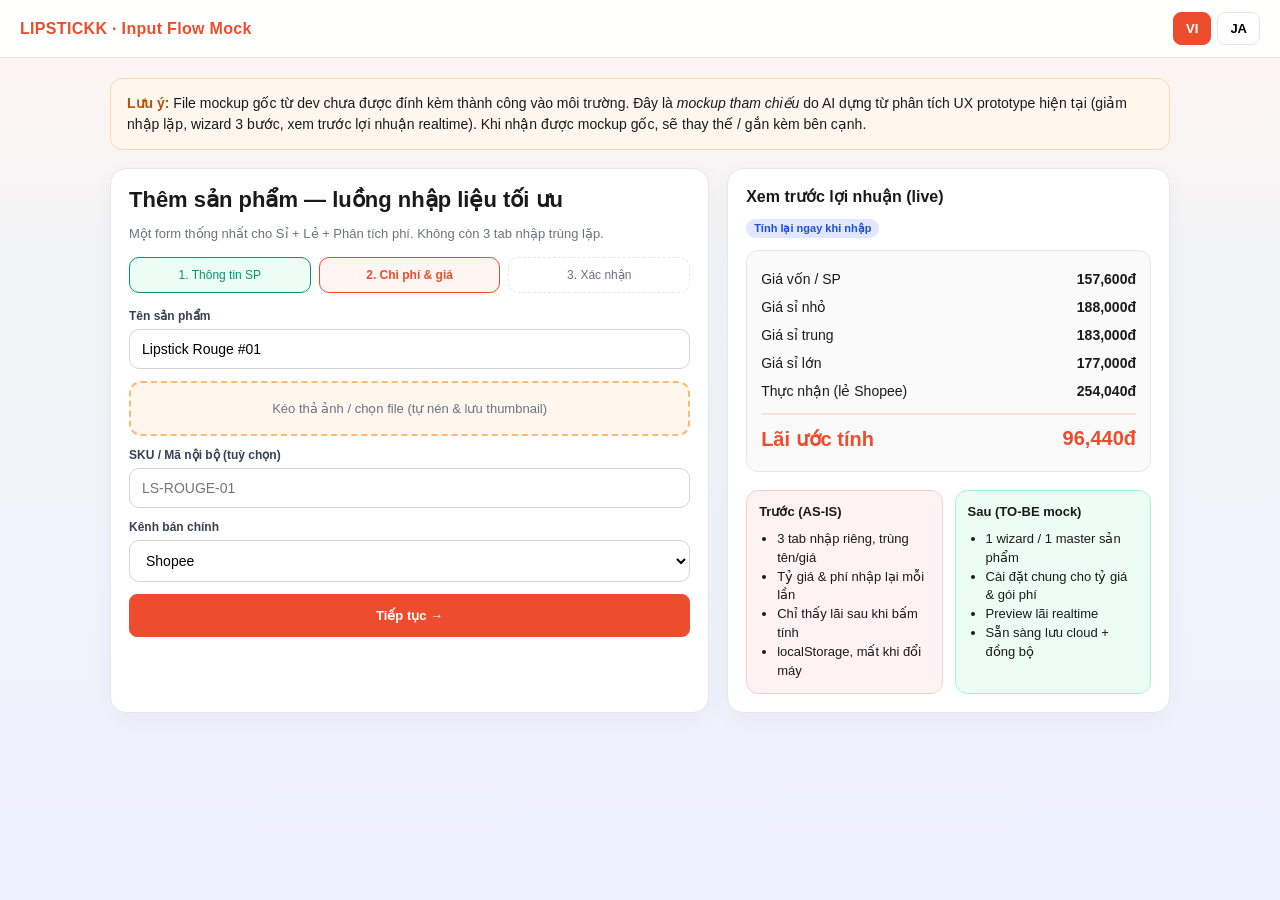
<file: docs/mockups/input_flow_optimized.html>
<!DOCTYPE html>
<html lang="vi">
<head>
  <meta charset="UTF-8" />
  <meta name="viewport" content="width=device-width, initial-scale=1" />
  <title>Lipstickk Store — Mockup tối ưu luồng nhập liệu / 入力フロー最適化モック</title>
  <style>
    :root {
      --shopee: #ee4d2d;
      --shopee-dark: #d73211;
      --ink: #1a1a1a;
      --muted: #6b7280;
      --line: #e5e7eb;
      --bg: #f3f4f6;
      --card: #ffffff;
      --ok: #059669;
      --warn: #b45309;
      --blue: #1d4ed8;
    }
    * { box-sizing: border-box; }
    body {
      margin: 0;
      font-family: "Segoe UI", "Noto Sans", "Helvetica Neue", sans-serif;
      background: linear-gradient(180deg, #fff5f2 0%, var(--bg) 28%, #eef2ff 100%);
      color: var(--ink);
      min-height: 100vh;
    }
    .topbar {
      position: sticky; top: 0; z-index: 20;
      display: flex; align-items: center; justify-content: space-between; gap: 12px;
      padding: 12px 20px;
      background: rgba(255,255,255,.92);
      backdrop-filter: blur(8px);
      border-bottom: 1px solid var(--line);
    }
    .brand { font-weight: 800; color: var(--shopee); letter-spacing: .02em; }
    .lang-switch { display: flex; gap: 6px; }
    .lang-switch button, .chip, .btn {
      border: 1px solid var(--line); background: #fff; border-radius: 8px;
      padding: 8px 12px; cursor: pointer; font-weight: 600; font-size: 13px;
    }
    .lang-switch button.active { background: var(--shopee); color: #fff; border-color: var(--shopee); }
    .wrap { max-width: 1100px; margin: 0 auto; padding: 20px; }
    .note {
      background: #fff7ed; border: 1px solid #fed7aa; border-radius: 12px;
      padding: 14px 16px; margin-bottom: 18px; font-size: 14px; line-height: 1.5;
    }
    .note strong { color: var(--warn); }
    .layout { display: grid; grid-template-columns: 1.15fr .85fr; gap: 18px; }
    @media (max-width: 900px) { .layout { grid-template-columns: 1fr; } }
    .panel {
      background: var(--card); border: 1px solid var(--line); border-radius: 16px;
      padding: 18px; box-shadow: 0 8px 24px rgba(15,23,42,.04);
    }
    h1 { font-size: 22px; margin: 0 0 6px; }
    h2 { font-size: 16px; margin: 0 0 12px; }
    .sub { color: var(--muted); font-size: 13px; margin-bottom: 16px; }
    .steps { display: flex; gap: 8px; flex-wrap: wrap; margin-bottom: 16px; }
    .step {
      flex: 1; min-width: 110px; text-align: center; padding: 10px 8px;
      border-radius: 10px; border: 1px dashed var(--line); font-size: 12px; color: var(--muted);
    }
    .step.on { border-style: solid; border-color: var(--shopee); color: var(--shopee); background: #fff5f2; font-weight: 700; }
    .step.done { border-style: solid; border-color: var(--ok); color: var(--ok); background: #ecfdf5; }
    label { display: block; font-size: 12px; font-weight: 700; color: #374151; margin-bottom: 6px; }
    input, select {
      width: 100%; padding: 11px 12px; border: 1px solid #d1d5db; border-radius: 10px;
      font-size: 14px; margin-bottom: 12px; background: #fff;
    }
    input:focus, select:focus { outline: 2px solid #fdba74; border-color: var(--shopee); }
    .grid-2 { display: grid; grid-template-columns: 1fr 1fr; gap: 12px; }
    .grid-3 { display: grid; grid-template-columns: 1fr 1fr 1fr; gap: 10px; }
    .hint { font-size: 11px; color: var(--muted); margin-top: -8px; margin-bottom: 12px; }
    .btn-primary { background: var(--shopee); color: #fff; border-color: var(--shopee); width: 100%; padding: 13px; }
    .btn-primary:hover { background: var(--shopee-dark); }
    .btn-ghost { width: 100%; margin-top: 8px; }
    .preview-card {
      border: 1px solid var(--line); border-radius: 12px; padding: 14px; background: #fafafa; margin-bottom: 12px;
    }
    .price-row { display: flex; justify-content: space-between; padding: 6px 0; font-size: 14px; }
    .price-row.big { font-size: 20px; font-weight: 800; color: var(--shopee); border-top: 2px solid #ffe0d8; margin-top: 8px; padding-top: 12px; }
    .badge { display: inline-block; font-size: 11px; padding: 3px 8px; border-radius: 999px; background: #e0e7ff; color: var(--blue); font-weight: 700; }
    .diff {
      margin-top: 18px; display: grid; grid-template-columns: 1fr 1fr; gap: 12px;
    }
    @media (max-width: 700px) { .diff { grid-template-columns: 1fr; } }
    .diff .box { border-radius: 12px; padding: 12px; font-size: 13px; line-height: 1.45; }
    .before { background: #fef2f2; border: 1px solid #fecaca; }
    .after { background: #ecfdf5; border: 1px solid #a7f3d0; }
    .hidden { display: none !important; }
    .img-drop {
      border: 2px dashed #fdba74; border-radius: 12px; padding: 18px; text-align: center;
      color: var(--muted); background: #fff7ed; margin-bottom: 12px; font-size: 13px;
    }
    .chips { display: flex; flex-wrap: wrap; gap: 6px; margin-bottom: 12px; }
    .chip.active { background: #fff5f2; border-color: var(--shopee); color: var(--shopee); }
  </style>
</head>
<body>
  <div class="topbar">
    <div class="brand">LIPSTICKK · Input Flow Mock</div>
    <div class="lang-switch">
      <button type="button" id="btn-vi" class="active" onclick="setLang('vi')">VI</button>
      <button type="button" id="btn-ja" onclick="setLang('ja')">JA</button>
    </div>
  </div>

  <div class="wrap">
    <div class="note">
      <span data-i18n="note">
        <strong>Lưu ý:</strong> File mockup gốc từ dev chưa được đính kèm thành công vào môi trường.
        Đây là <em>mockup tham chiếu</em> do AI dựng từ phân tích UX prototype hiện tại (giảm nhập lặp, wizard 3 bước, xem trước lợi nhuận realtime).
        Khi nhận được mockup gốc, sẽ thay thế / gắn kèm bên cạnh.
      </span>
    </div>

    <div class="layout">
      <section class="panel">
        <h1 data-i18n="title">Thêm sản phẩm — luồng nhập liệu tối ưu</h1>
        <p class="sub" data-i18n="subtitle">Một form thống nhất cho Sỉ + Lẻ + Phân tích phí. Không còn 3 tab nhập trùng lặp.</p>

        <div class="steps">
          <div class="step done" id="s1">1. <span data-i18n="step1">Thông tin SP</span></div>
          <div class="step on" id="s2">2. <span data-i18n="step2">Chi phí &amp; giá</span></div>
          <div class="step" id="s3">3. <span data-i18n="step3">Xác nhận</span></div>
        </div>

        <div id="pane1">
          <label data-i18n="lbl_name">Tên sản phẩm</label>
          <input id="name" value="Lipstick Rouge #01" />
          <div class="img-drop" data-i18n="img_drop">Kéo thả ảnh / chọn file (tự nén &amp; lưu thumbnail)</div>
          <label data-i18n="lbl_sku">SKU / Mã nội bộ (tuỳ chọn)</label>
          <input id="sku" placeholder="LS-ROUGE-01" />
          <label data-i18n="lbl_channel">Kênh bán chính</label>
          <select id="channel">
            <option>Shopee</option>
            <option>Bán sỉ offline</option>
            <option>Cả hai</option>
          </select>
          <button class="btn btn-primary" type="button" onclick="go(2)" data-i18n="next">Tiếp tục →</button>
        </div>

        <div id="pane2" class="hidden">
          <div class="chips">
            <button type="button" class="chip active" onclick="setMode(this,'import')" data-i18n="mode_import">Nhập khẩu (JPY)</button>
            <button type="button" class="chip" onclick="setMode(this,'local')" data-i18n="mode_local">Nội địa (VND)</button>
          </div>
          <div class="grid-2" id="importFields">
            <div>
              <label data-i18n="lbl_jpy">Giá nhập JPY</label>
              <input type="number" id="jpy" value="880" oninput="recalc()" />
            </div>
            <div>
              <label data-i18n="lbl_rate">Tỷ giá (VND/JPY)</label>
              <input type="number" id="rate" value="170" oninput="recalc()" />
              <div class="hint" data-i18n="hint_rate">Gợi ý: lấy từ cài đặt chung, không nhập lại mỗi lần</div>
            </div>
            <div>
              <label data-i18n="lbl_ship">Ship Nhật→VN / SP</label>
              <input type="number" id="ship" value="6000" oninput="recalc()" />
            </div>
            <div>
              <label data-i18n="lbl_pack">Đóng gói / SP</label>
              <input type="number" id="pack" value="2000" oninput="recalc()" />
            </div>
          </div>
          <div class="grid-2">
            <div>
              <label data-i18n="lbl_sale">Giá bán Shopee (VND)</label>
              <input type="number" id="sale" value="340000" oninput="recalc()" />
            </div>
            <div>
              <label data-i18n="lbl_fee_profile">Gói phí sàn</label>
              <select id="feeProfile" onchange="recalc()">
                <option value="default" data-i18n="fee_default">Mặc định (14% + VX 4% + TT 4.9% + thuế)</option>
                <option value="lite" data-i18n="fee_lite">Lite (không Voucher Xtra)</option>
              </select>
            </div>
          </div>
          <label data-i18n="lbl_tiers">Hệ số giá sỉ (có thể chỉnh trong Cài đặt)</label>
          <div class="grid-3">
            <div><input type="number" step="0.001" id="t10" value="1.17" oninput="recalc()" /><div class="hint">Sỉ nhỏ 10–20</div></div>
            <div><input type="number" step="0.001" id="t30" value="1.136" oninput="recalc()" /><div class="hint">Sỉ trung 30–40</div></div>
            <div><input type="number" step="0.001" id="t50" value="1.102" oninput="recalc()" /><div class="hint">Sỉ lớn ≥50</div></div>
          </div>
          <button class="btn btn-primary" type="button" onclick="go(3)" data-i18n="preview">Xem trước &amp; lưu →</button>
          <button class="btn btn-ghost" type="button" onclick="go(1)" data-i18n="back">← Quay lại</button>
        </div>

        <div id="pane3" class="hidden">
          <p class="sub" data-i18n="confirm_help">Kiểm tra kết quả realtime rồi lưu một lần — đồng thời tạo bản ghi Sỉ + Lẻ + sẵn sàng mở phân tích phí.</p>
          <button class="btn btn-primary" type="button" onclick="alert(savedMsg())" data-i18n="save">Lưu sản phẩm</button>
          <button class="btn btn-ghost" type="button" onclick="go(2)" data-i18n="back">← Quay lại</button>
        </div>
      </section>

      <aside class="panel">
        <h2 data-i18n="live_title">Xem trước lợi nhuận (live)</h2>
        <span class="badge" data-i18n="live_badge">Tính lại ngay khi nhập</span>
        <div class="preview-card" style="margin-top:12px">
          <div class="price-row"><span data-i18n="cost">Giá vốn / SP</span><strong id="outCost">—</strong></div>
          <div class="price-row"><span data-i18n="si10">Giá sỉ nhỏ</span><strong id="out10">—</strong></div>
          <div class="price-row"><span data-i18n="si30">Giá sỉ trung</span><strong id="out30">—</strong></div>
          <div class="price-row"><span data-i18n="si50">Giá sỉ lớn</span><strong id="out50">—</strong></div>
          <div class="price-row"><span data-i18n="net">Thực nhận (lẻ Shopee)</span><strong id="outNet">—</strong></div>
          <div class="price-row big"><span data-i18n="profit">Lãi ước tính</span><span id="outProfit">—</span></div>
        </div>
        <div class="diff">
          <div class="box before">
            <strong data-i18n="before_t">Trước (AS-IS)</strong>
            <ul style="margin:8px 0 0; padding-left:18px" data-i18n="before_l">
              <li>3 tab nhập riêng, trùng tên/giá</li>
              <li>Tỷ giá &amp; phí nhập lại mỗi lần</li>
              <li>Chỉ thấy lãi sau khi bấm tính</li>
              <li>localStorage, mất khi đổi máy</li>
            </ul>
          </div>
          <div class="box after">
            <strong data-i18n="after_t">Sau (TO-BE mock)</strong>
            <ul style="margin:8px 0 0; padding-left:18px" data-i18n="after_l">
              <li>1 wizard / 1 master sản phẩm</li>
              <li>Cài đặt chung cho tỷ giá &amp; gói phí</li>
              <li>Preview lãi realtime</li>
              <li>Sẵn sàng lưu cloud + đồng bộ</li>
            </ul>
          </div>
        </div>
      </aside>
    </div>
  </div>

  <script>
    const I18N = {
      vi: {
        note: '<strong>Lưu ý:</strong> File mockup gốc từ dev chưa được đính kèm thành công vào môi trường. Đây là <em>mockup tham chiếu</em> do AI dựng từ phân tích UX prototype hiện tại (giảm nhập lặp, wizard 3 bước, xem trước lợi nhuận realtime). Khi nhận được mockup gốc, sẽ thay thế / gắn kèm bên cạnh.',
        title: 'Thêm sản phẩm — luồng nhập liệu tối ưu',
        subtitle: 'Một form thống nhất cho Sỉ + Lẻ + Phân tích phí. Không còn 3 tab nhập trùng lặp.',
        step1: 'Thông tin SP', step2: 'Chi phí & giá', step3: 'Xác nhận',
        lbl_name: 'Tên sản phẩm', img_drop: 'Kéo thả ảnh / chọn file (tự nén & lưu thumbnail)',
        lbl_sku: 'SKU / Mã nội bộ (tuỳ chọn)', lbl_channel: 'Kênh bán chính', next: 'Tiếp tục →',
        mode_import: 'Nhập khẩu (JPY)', mode_local: 'Nội địa (VND)',
        lbl_jpy: 'Giá nhập JPY', lbl_rate: 'Tỷ giá (VND/JPY)', hint_rate: 'Gợi ý: lấy từ cài đặt chung, không nhập lại mỗi lần',
        lbl_ship: 'Ship Nhật→VN / SP', lbl_pack: 'Đóng gói / SP',
        lbl_sale: 'Giá bán Shopee (VND)', lbl_fee_profile: 'Gói phí sàn',
        fee_default: 'Mặc định (14% + VX 4% + TT 4.9% + thuế)', fee_lite: 'Lite (không Voucher Xtra)',
        lbl_tiers: 'Hệ số giá sỉ (có thể chỉnh trong Cài đặt)', preview: 'Xem trước & lưu →', back: '← Quay lại',
        confirm_help: 'Kiểm tra kết quả realtime rồi lưu một lần — đồng thời tạo bản ghi Sỉ + Lẻ + sẵn sàng mở phân tích phí.',
        save: 'Lưu sản phẩm', live_title: 'Xem trước lợi nhuận (live)', live_badge: 'Tính lại ngay khi nhập',
        cost: 'Giá vốn / SP', si10: 'Giá sỉ nhỏ', si30: 'Giá sỉ trung', si50: 'Giá sỉ lớn',
        net: 'Thực nhận (lẻ Shopee)', profit: 'Lãi ước tính',
        before_t: 'Trước (AS-IS)', after_t: 'Sau (TO-BE mock)',
        before_l: '<li>3 tab nhập riêng, trùng tên/giá</li><li>Tỷ giá &amp; phí nhập lại mỗi lần</li><li>Chỉ thấy lãi sau khi bấm tính</li><li>localStorage, mất khi đổi máy</li>',
        after_l: '<li>1 wizard / 1 master sản phẩm</li><li>Cài đặt chung cho tỷ giá &amp; gói phí</li><li>Preview lãi realtime</li><li>Sẵn sàng lưu cloud + đồng bộ</li>',
        saved: 'Đã lưu (mock). Trong bản thật sẽ ghi DB và cập nhật danh sách.'
      },
      ja: {
        note: '<strong>注意:</strong> 開発側の原本モックは環境に未着です。これは現行プロトタイプのUX分析に基づく<em>参照モック</em>（入力重複の削減・3ステップウィザード・利益のリアルタイムプレビュー）です。原本受領後に差し替え／併記します。',
        title: '商品追加 — 入力フロー最適化',
        subtitle: '卸・小売・手数料分析を1フォームに統合。3タブでの重複入力を解消。',
        step1: '商品情報', step2: '原価と価格', step3: '確認',
        lbl_name: '商品名', img_drop: '画像をドラッグ＆ドロップ / 選択（自動圧縮・サムネ保存）',
        lbl_sku: 'SKU / 社内コード（任意）', lbl_channel: '主販売チャネル', next: '次へ →',
        mode_import: '輸入（JPY）', mode_local: '国内仕入（VND）',
        lbl_jpy: '仕入価格 JPY', lbl_rate: '為替（VND/JPY）', hint_rate: '推奨: 共通設定から取得し、毎回入力しない',
        lbl_ship: '日本→VN送料 / 点', lbl_pack: '梱包費 / 点',
        lbl_sale: 'Shopee売価（VND）', lbl_fee_profile: 'モール手数料プロファイル',
        fee_default: '標準（14% + VX4% + 決済4.9% + 税）', fee_lite: 'Lite（Voucher Xtraなし）',
        lbl_tiers: '卸係数（設定画面で変更可）', preview: 'プレビューして保存 →', back: '← 戻る',
        confirm_help: 'リアルタイム結果を確認し、1回の保存で卸・小売レコードを同時作成。手数料詳細へも遷移可能。',
        save: '商品を保存', live_title: '利益プレビュー（ライブ）', live_badge: '入力のたびに再計算',
        cost: '原価 / 点', si10: '卸・小口', si30: '卸・中口', si50: '卸・大口',
        net: '実受取（Shopee小売）', profit: '推定利益',
        before_t: 'Before（AS-IS）', after_t: 'After（TO-BE）',
        before_l: '<li>3タブで別入力、名称・価格が重複</li><li>為替・手数料を毎回入力</li><li>計算ボタン後にしか利益が見えない</li><li>localStorageのみ（端末依存）</li>',
        after_l: '<li>1ウィザード / 1商品マスタ</li><li>為替・手数料は共通設定</li><li>利益をリアルタイム表示</li><li>クラウド保存・同期を前提</li>',
        saved: '保存しました（モック）。本番ではDBへ書き込み、一覧を更新します。'
      }
    };
    let lang = 'vi';
    function setLang(l) {
      lang = l;
      document.getElementById('btn-vi').classList.toggle('active', l === 'vi');
      document.getElementById('btn-ja').classList.toggle('active', l === 'ja');
      document.querySelectorAll('[data-i18n]').forEach(el => {
        const k = el.getAttribute('data-i18n');
        if (I18N[l][k] != null) el.innerHTML = I18N[l][k];
      });
      document.documentElement.lang = l === 'ja' ? 'ja' : 'vi';
    }
    function go(n) {
      [1,2,3].forEach(i => {
        document.getElementById('pane' + i).classList.toggle('hidden', i !== n);
        const s = document.getElementById('s' + i);
        s.classList.remove('on', 'done');
        if (i < n) s.classList.add('done');
        if (i === n) s.classList.add('on');
      });
      recalc();
    }
    function setMode(btn, mode) {
      document.querySelectorAll('.chip').forEach(c => c.classList.remove('active'));
      btn.classList.add('active');
      document.getElementById('importFields').style.opacity = mode === 'import' ? 1 : .45;
    }
    function fmt(n) { return Math.round(n).toLocaleString() + 'đ'; }
    function recalc() {
      const jpy = +document.getElementById('jpy').value || 0;
      const rate = +document.getElementById('rate').value || 0;
      const ship = +document.getElementById('ship').value || 0;
      const pack = +document.getElementById('pack').value || 0;
      const sale = +document.getElementById('sale').value || 0;
      const cost = jpy * rate + ship + pack;
      const tiers = [+t10.value, +t30.value, +t50.value];
      const prices = tiers.map(t => Math.round(((cost * t) / 0.98) / 1000) * 1000);
      const lite = document.getElementById('feeProfile').value === 'lite';
      const fix = sale * 0.14;
      const vxtra = lite ? 0 : sale * 0.04;
      const service = 3000 + vxtra;
      const pay = sale * 0.049;
      const tax = sale * 0.015;
      const net = sale - fix - service - pay - tax;
      const profit = net - cost;
      outCost.textContent = fmt(cost);
      out10.textContent = fmt(prices[0]);
      out30.textContent = fmt(prices[1]);
      out50.textContent = fmt(prices[2]);
      outNet.textContent = fmt(net);
      outProfit.textContent = fmt(profit);
    }
    function savedMsg() { return I18N[lang].saved; }
    recalc();
  </script>
</body>
</html>
</file>
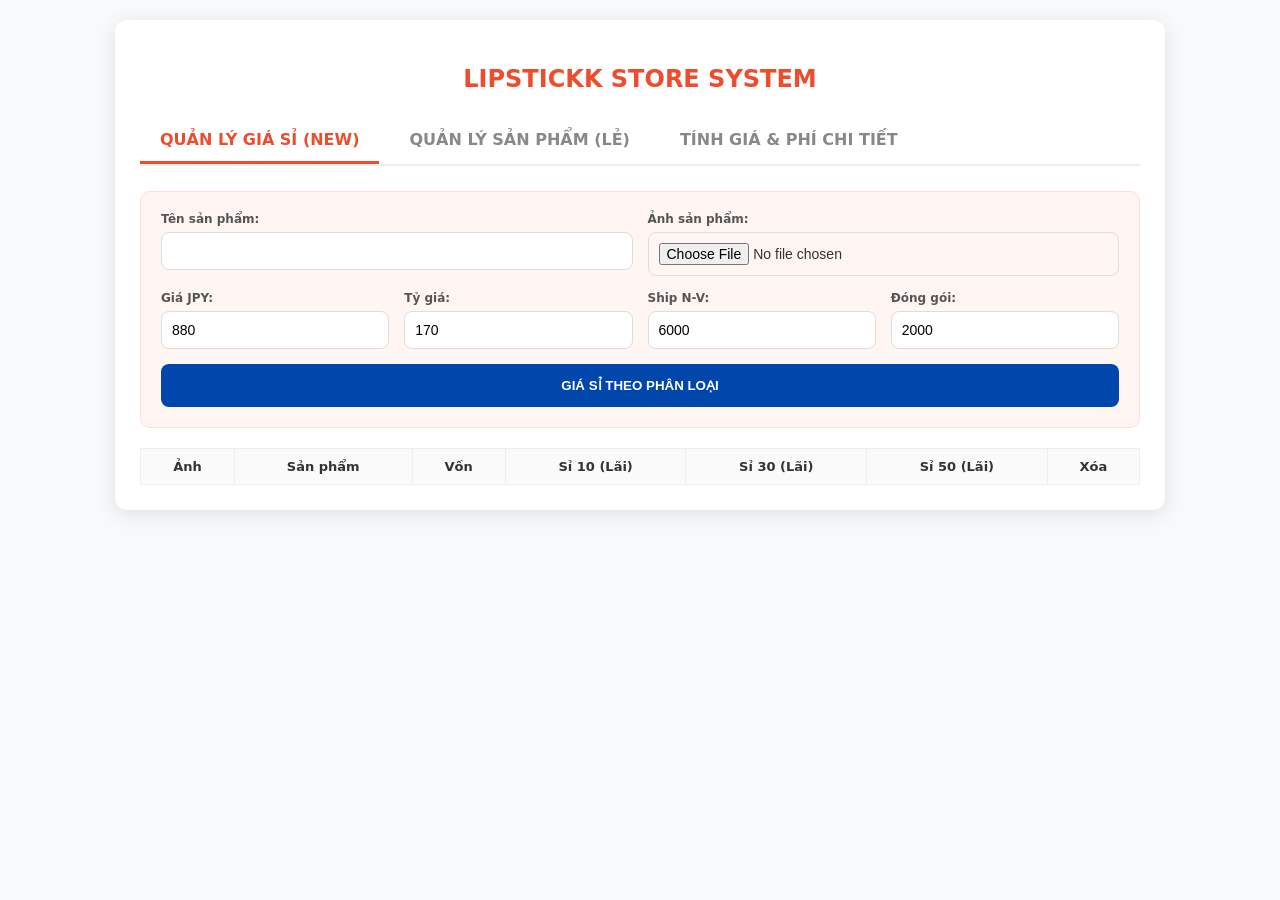
<file: docs/source_materials/lipstickk_store_index.html>
<!DOCTYPE html>
<html lang="vi">
<head>
    <meta charset="UTF-8">
    <title>Lipstickk Store - Management System</title>
    <style>
        :root { --shopee: #ee4d2d; --blue: #0046ab; --bg: #f8f9fa; --green: #28a745; }
        body { font-family: -apple-system, system-ui, sans-serif; background: var(--bg); margin: 0; padding: 20px; color: #333; }
        .container { background: white; padding: 25px; border-radius: 12px; box-shadow: 0 4px 20px rgba(0,0,0,0.1); width: 100%; max-width: 1000px; margin: auto; }
        
        /* Tabs */
        .tabs { display: flex; border-bottom: 2px solid #eee; margin-bottom: 25px; gap: 10px; overflow-x: auto; }
        .tab { padding: 12px 20px; cursor: pointer; font-weight: bold; color: #888; border-bottom: 3px solid transparent; white-space: nowrap; }
        .tab.active { color: var(--shopee); border-bottom-color: var(--shopee); }
        .content-section { display: none; }
        .content-section.active { display: block; }

        /* UI chung */
        .input-box { background: #fff5f2; padding: 20px; border-radius: 10px; border: 1px solid #ffe0d8; margin-bottom: 20px; }
        .grid { display: grid; grid-template-columns: repeat(4, 1fr); gap: 15px; margin-bottom: 15px; }
        label { display: block; font-weight: bold; font-size: 12px; margin-bottom: 6px; color: #555; }
        input { width: 100%; padding: 10px; border: 1px solid #ddd; border-radius: 8px; box-sizing: border-box; font-size: 14px; }
        button { width: 100%; color: white; border: none; padding: 14px; border-radius: 8px; cursor: pointer; font-weight: bold; transition: 0.3s; }
        .btn-calc { background: var(--blue); }
        .btn-save { background: var(--green); margin-top: 10px; }
        .btn-orange { background: var(--shopee); margin-top: 10px; }

        /* Detail Analysis Tab 3 (Giống hình 100%) */
        .analysis-card { background: white; border: 1px solid #eee; border-radius: 10px; padding: 20px; margin-top: 20px; }
        .analysis-title { color: var(--shopee); text-align: center; font-size: 22px; font-weight: bold; margin-bottom: 20px; text-transform: uppercase; }
        .row-item { display: flex; justify-content: space-between; padding: 8px 0; border-bottom: 1px solid #fafafa; font-size: 15px; }
        .sub-item { padding-left: 25px; font-size: 13px; color: #777; font-style: italic; }
        .negative { color: #d32f2f; font-weight: bold; }
        .final-row { border-top: 2px solid var(--shopee); margin-top: 15px; padding-top: 15px; font-size: 24px; font-weight: bold; color: var(--shopee); }

        /* Sỉ Result Cards */
        .si-result-grid { display: grid; grid-template-columns: 1fr 1fr 1fr; gap: 15px; margin-top: 15px; display: none; }
        .si-card { background: white; padding: 15px; border-radius: 10px; border: 1px solid #ddd; text-align: center; }
        .si-card h4 { margin: 0 0 10px 0; font-size: 13px; }
        .profit-tag { background: #e8f5e9; color: #2e7d32; padding: 5px; border-radius: 5px; font-weight: bold; font-size: 12px; margin-top: 5px; }
        .final-price { font-size: 20px; font-weight: bold; color: var(--shopee); margin-top: 10px; padding-top: 10px; border-top: 1px dashed #ddd; }

        table { width: 100%; border-collapse: collapse; margin-top: 20px; font-size: 13px; }
        th, td { border: 1px solid #eee; padding: 10px; text-align: center; }
        th { background: #fafafa; }
        .img-preview { width: 50px; height: 50px; object-fit: cover; border-radius: 5px; }
    </style>
</head>
<body>

<div class="container">
    <h2 style="color: var(--shopee); text-align: center; margin-bottom: 25px;">LIPSTICKK STORE SYSTEM</h2>
    
    <div class="tabs">
        <div id="t-si" class="tab active" onclick="switchTab('si')">QUẢN LÝ GIÁ SỈ (NEW)</div>
        <div id="t-le" class="tab" onclick="switchTab('le')">QUẢN LÝ SẢN PHẨM (LẺ)</div>
        <div id="t-calc" class="tab" onclick="switchTab('calc')">TÍNH GIÁ & PHÍ CHI TIẾT</div>
    </div>

    <div id="sec-si" class="content-section active">
        <div class="input-box">
            <div class="grid">
                <div style="grid-column: span 2;"><label>Tên sản phẩm:</label><input type="text" id="siName"></div>
                <div style="grid-column: span 2;"><label>Ảnh sản phẩm:</label><input type="file" onchange="handleImg(this, 'siImgBase64')"><input type="hidden" id="siImgBase64"></div>
                <div><label>Giá JPY:</label><input type="number" id="siJpy" value="880"></div>
                <div><label>Tỷ giá:</label><input type="number" id="siRate" value="170"></div>
                <div><label>Ship N-V:</label><input type="number" id="siShip" value="6000"></div>
                <div><label>Đóng gói:</label><input type="number" id="siPack" value="2000"></div>
            </div>
            <button class="btn-calc" onclick="calcSi()">GIÁ SỈ THEO PHÂN LOẠI</button>
            <div id="siRes" class="si-result-grid">
                <div class="si-card"><h4>SỈ NHỎ (10-20)</h4><div class="profit-tag" id="p10"></div><div class="final-price" id="s10"></div></div>
                <div class="si-card"><h4>SỈ TRUNG (30-40)</h4><div class="profit-tag" id="p30"></div><div class="final-price" id="s30"></div></div>
                <div class="si-card"><h4>SỈ LỚN (≥ 50)</h4><div class="profit-tag" id="p50"></div><div class="final-price" id="s50"></div></div>
            </div>
            <button class="btn-save" id="btnSaveSi" style="display:none;" onclick="saveSi()">LƯU DANH SÁCH SỈ</button>
        </div>
        <table id="tblSi"><thead><tr><th>Ảnh</th><th>Sản phẩm</th><th>Vốn</th><th>Sỉ 10 (Lãi)</th><th>Sỉ 30 (Lãi)</th><th>Sỉ 50 (Lãi)</th><th>Xóa</th></tr></thead><tbody id="bodySi"></tbody></table>
    </div>

    <div id="sec-le" class="content-section">
        <div class="input-box">
            <div class="grid">
                <div style="grid-column: span 2;"><label>Tên sản phẩm:</label><input type="text" id="leName"></div>
                <div><label>Vốn VNĐ:</label><input type="number" id="leCost"></div>
                <div><label>Bán Shopee:</label><input type="number" id="leSale"></div>
            </div>
            <button class="btn-save" onclick="saveLe()">LƯU SẢN PHẨM LẺ</button>
        </div>
        <table id="tblLe"><thead><tr><th>Sản phẩm</th><th>Vốn</th><th>Giá bán</th><th>Lãi thực nhận</th><th>Xóa</th></tr></thead><tbody id="bodyLe"></tbody></table>
    </div>

    <div id="sec-calc" class="content-section">
        <div class="input-box">
            <label>Giá nhập hàng (VNĐ):</label>
            <input type="number" id="detCost" value="150000" style="margin-bottom:15px">
            <label>Giá bán niêm yết Shopee (VNĐ):</label>
            <input type="number" id="detSale" value="340000">
            <button class="btn-orange" onclick="analyzeDetail()">PHÂN TÍCH THEO ĐƠN HÀNG</button>
        </div>

        <div id="analysisBox" class="analysis-card" style="display:none;">
            <div class="analysis-title">CHI TIẾT DOANH THU ƯỚC TÍNH</div>
            <div class="row-item"><span>Tổng tiền sản phẩm</span><span id="resTotal"></span></div>
            <div class="row-item"><span>Phụ phí sàn</span><span id="resFeeTotal" class="negative"></span></div>
            <div class="row-item sub-item"><span>Phí cố định (14%)</span><span id="resFix"></span></div>
            <div class="row-item sub-item"><span>Phí Dịch vụ (Hạ tầng + Voucher Xtra)</span><span id="resService"></span></div>
            <div class="row-item sub-item" style="padding-left:45px"><span>+ Phí Hạ tầng (3k/đơn)</span><span>-3.000đ</span></div>
            <div class="row-item sub-item" style="padding-left:45px"><span>+ Voucher Xtra (4%)</span><span id="resVxtra"></span></div>
            <div class="row-item sub-item"><span>Phí thanh toán (~4.9%)</span><span id="resPay"></span></div>
            <div class="row-item" style="margin-top:10px"><span>Thuế</span><span id="resTaxTotal" class="negative"></span></div>
            <div class="row-item sub-item"><span>Thuế GTGT (1%)</span><span id="resTaxGTGT"></span></div>
            <div class="row-item sub-item"><span>Thuế TNCN (0.5%)</span><span id="resTaxTNCN"></span></div>
            <div class="row-item" style="margin-top:10px"><span>Giá vốn hàng bán</span><span id="resFinalCost" class="negative"></span></div>
            <div class="final-row"><span>THỰC NHẬN (LÃI)</span><span id="resFinalProfit"></span></div>
        </div>
    </div>
</div>

<script>
    function switchTab(n) {
        document.querySelectorAll('.content-section').forEach(s => s.classList.remove('active'));
        document.querySelectorAll('.tab').forEach(t => t.classList.remove('active'));
        document.getElementById('sec-' + n).classList.add('active');
        document.getElementById('t-' + n).classList.add('active');
    }

    function handleImg(input, target) {
        let reader = new FileReader();
        reader.onload = e => document.getElementById(target).value = e.target.result;
        reader.readAsDataURL(input.files[0]);
    }

    function calcSi() {
        let v = (parseFloat(document.getElementById('siJpy').value)*parseFloat(document.getElementById('siRate').value)) + parseFloat(document.getElementById('siShip').value) + parseFloat(document.getElementById('siPack').value);
        let lv = [1.17, 1.136, 1.102], ids = [10, 30, 50];
        ids.forEach((id, i) => {
            let p = Math.round(((v * lv[i]) / 0.98) / 1000) * 1000;
            document.getElementById('s'+id).innerText = p.toLocaleString() + 'đ';
            document.getElementById('p'+id).innerText = 'Lãi: ' + Math.round((p*0.98) - v).toLocaleString() + 'đ';
        });
        document.getElementById('siRes').style.display = 'grid';
        document.getElementById('btnSaveSi').style.display = 'block';
    }

    function saveSi() {
        let l = JSON.parse(localStorage.getItem('DB_SI') || "[]");
        l.push({ n: document.getElementById('siName').value, i: document.getElementById('siImgBase64').value, v: document.getElementById('siJpy').value, s10: document.getElementById('s10').innerText, p10: document.getElementById('p10').innerText, s30: document.getElementById('s30').innerText, p30: document.getElementById('p30').innerText, s50: document.getElementById('s50').innerText, p50: document.getElementById('p50').innerText });
        localStorage.setItem('DB_SI', JSON.stringify(l)); renderSi();
    }

    function renderSi() {
        let h = ''; JSON.parse(localStorage.getItem('DB_SI') || "[]").forEach((item, idx) => {
            h += `<tr><td><img src="${item.i}" class="img-preview"></td><td>${item.n}</td><td>${item.v} JPY</td><td>${item.s10}<br><small>${item.p10}</small></td><td>${item.s30}<br><small>${item.p30}</small></td><td>${item.s50}<br><small>${item.p50}</small></td><td><button onclick="del('DB_SI',${idx},renderSi)" style="background:#999; padding:5px; font-size:10px;">Xóa</button></td></tr>`;
        });
        document.getElementById('bodySi').innerHTML = h;
    }

    function saveLe() {
        let l = JSON.parse(localStorage.getItem('DB_LE') || "[]");
        l.push({ n: document.getElementById('leName').value, c: document.getElementById('leCost').value, s: document.getElementById('leSale').value });
        localStorage.setItem('DB_LE', JSON.stringify(l)); renderLe();
    }

    function renderLe() {
        let h = ''; JSON.parse(localStorage.getItem('DB_LE') || "[]").forEach((item, idx) => {
            let profit = item.s - (item.s * 0.254) - item.c;
            h += `<tr><td>${item.n}</td><td>${item.c.toLocaleString()}</td><td>${item.s.toLocaleString()}</td><td style="color:green; font-weight:bold">${Math.round(profit).toLocaleString()}đ</td><td><button onclick="del('DB_LE',${idx},renderLe)" style="background:#999; padding:5px; font-size:10px;">Xóa</button></td></tr>`;
        });
        document.getElementById('bodyLe').innerHTML = h;
    }

    function analyzeDetail() {
        let cost = parseFloat(document.getElementById('detCost').value) || 0;
        let sale = parseFloat(document.getElementById('detSale').value) || 0;
        let fix = sale * 0.14, vxtra = sale * 0.04, service = 3000 + vxtra, pay = sale * 0.049, totalFee = fix + service + pay;
        let t1 = sale * 0.01, t2 = sale * 0.005, totalTax = t1 + t2;
        let profit = sale - totalFee - totalTax - cost;

        document.getElementById('resTotal').innerText = sale.toLocaleString() + "đ";
        document.getElementById('resFeeTotal').innerText = "-" + Math.round(totalFee).toLocaleString() + "đ";
        document.getElementById('resFix').innerText = "-" + Math.round(fix).toLocaleString() + "đ";
        document.getElementById('resVxtra').innerText = "-" + Math.round(vxtra).toLocaleString() + "đ";
        document.getElementById('resService').innerText = "-" + Math.round(service).toLocaleString() + "đ";
        document.getElementById('resPay').innerText = "-" + Math.round(pay).toLocaleString() + "đ";
        document.getElementById('resTaxTotal').innerText = "-" + Math.round(totalTax).toLocaleString() + "đ";
        document.getElementById('resTaxGTGT').innerText = "-" + Math.round(t1).toLocaleString() + "đ";
        document.getElementById('resTaxTNCN').innerText = "-" + Math.round(t2).toLocaleString() + "đ";
        document.getElementById('resFinalCost').innerText = "-" + cost.toLocaleString() + "đ";
        document.getElementById('resFinalProfit').innerText = Math.round(profit).toLocaleString() + "đ";
        document.getElementById('analysisBox').style.display = 'block';
    }

    function del(k, i, cb) { if(confirm('Xóa?')) { let l = JSON.parse(localStorage.getItem(k)); l.splice(i,1); localStorage.setItem(k, JSON.stringify(l)); cb(); } }
    
    window.onload = () => { renderSi(); renderLe(); }
</script>
</body>
</html>
</file>
